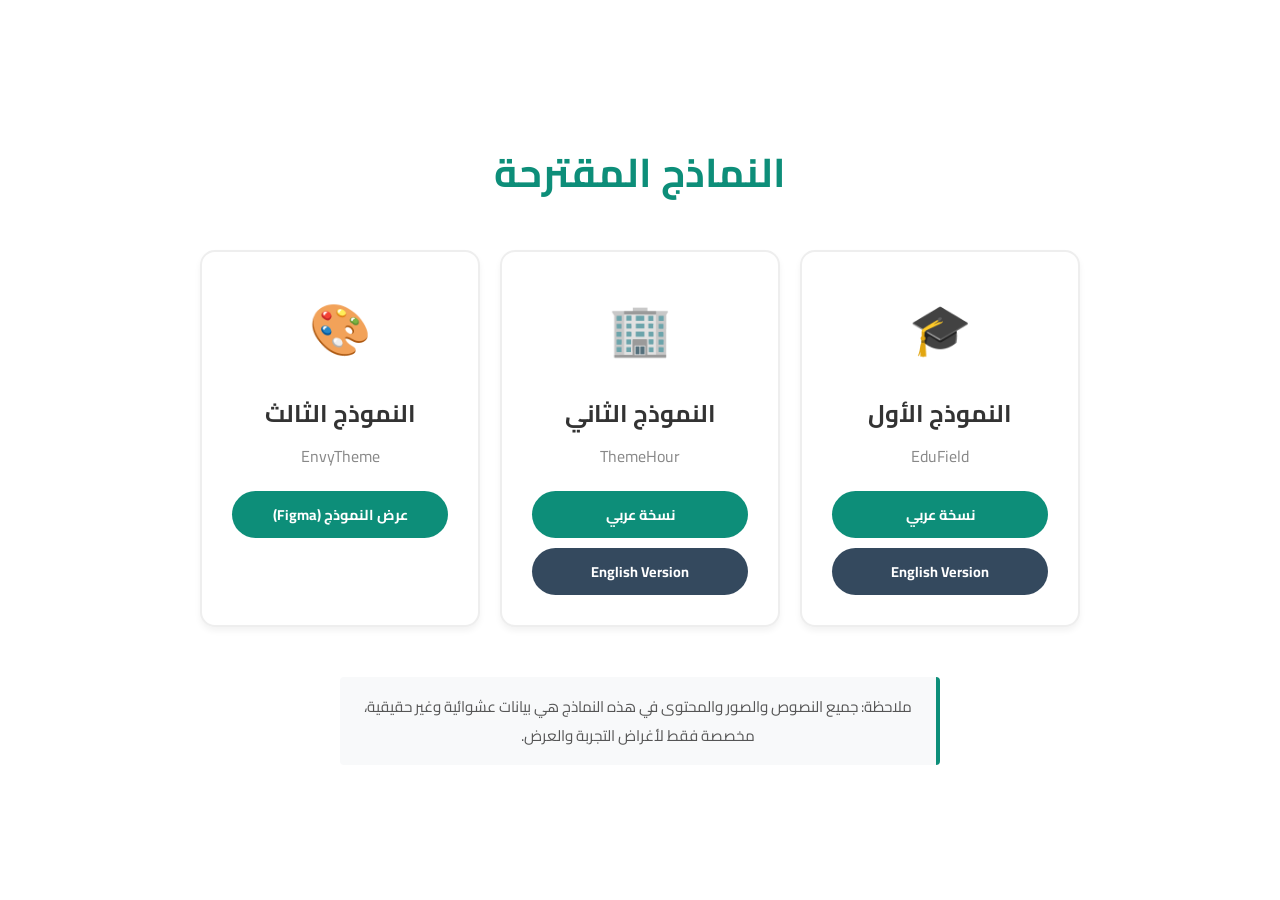
<file: index.html>
<!DOCTYPE html>
<html lang="ar" dir="rtl">

<head>
    <meta charset="UTF-8">
    <meta name="viewport" content="width=device-width, initial-scale=1.0">
    <title>النماذج المقترحة</title>
    <link href="https://fonts.googleapis.com/css2?family=Cairo:wght@400;700&display=swap" rel="stylesheet">
    <style>
        :root {
            --primary-color: #0D8E79;
            --bg-color: #ffffff;
            --text-color: #333333;
        }

        * {
            margin: 0;
            padding: 0;
            box-sizing: border-box;
            font-family: 'Cairo', sans-serif;
        }

        body {
            background-color: var(--bg-color);
            color: var(--text-color);
            display: flex;
            justify-content: center;
            align-items: center;
            min-height: 100vh;
            overflow: hidden;
        }




        .container {
            text-align: center;
            padding: 20px;
            max-width: 1200px;
            width: 100%;
        }

        h1 {
            color: var(--primary-color);
            margin-bottom: 40px;
            font-size: 2.5rem;
        }

        .buttons-wrapper {
            display: flex;
            gap: 20px;
            justify-content: center;
            flex-wrap: wrap;
        }

        .card {
            background: white;
            border: 2px solid #eee;
            border-radius: 15px;
            padding: 30px;
            width: 280px;
            transition: all 0.3s ease;
            text-decoration: none;
            color: inherit;
            display: flex;
            flex-direction: column;
            align-items: center;
            box-shadow: 0 4px 6px rgba(0, 0, 0, 0.05);
            position: relative;
        }

        .card:hover {
            border-color: var(--primary-color);
            transform: translateY(-5px);
            box-shadow: 0 10px 20px rgba(13, 142, 121, 0.1);
        }

        .card i {
            font-size: 3rem;
            color: var(--primary-color);
            margin-bottom: 20px;
        }

        .card h2 {
            font-size: 1.5rem;
            margin-bottom: 5px;
        }

        .card h4 {
            color: #888;
            margin-bottom: 20px;
            font-weight: normal;
        }

        .btn-wrapper {
            display: flex;
            flex-direction: column;
            gap: 10px;
            width: 100%;
        }

        .btn {
            background-color: var(--primary-color);
            color: white;
            padding: 10px 20px;
            border-radius: 25px;
            font-weight: bold;
            display: inline-block;
            transition: all 0.3s;
            text-decoration: none;
            font-size: 0.9rem;
        }

        .btn:hover {
            background-color: #0a7362;
            transform: scale(1.05);
        }

        .btn.secondary {
            background-color: #34495e;
        }

        .btn.secondary:hover {
            background-color: #2c3e50;
        }

        .disclaimer {
            margin-top: 50px;
            padding: 15px;
            background-color: #f8f9fa;
            border-right: 4px solid var(--primary-color);
            display: inline-block;
            max-width: 600px;
            font-size: 0.95rem;
            color: #555;
            border-radius: 4px;
        }

        /* Mobile Restriction */
        #mobile-warning {
            display: none;
            padding: 20px;
        }

        #mobile-warning h2 {
            color: #e74c3c;
            margin-bottom: 15px;
        }

        @media (max-width: 768px) {

            .buttons-wrapper,
            h1 {
                display: none;
            }

            #mobile-warning {
                display: block;
            }

            body {
                background-color: #f9f9f9;
            }
        }
    </style>
</head>

<body>

    <div class="container">
        <h1>النماذج المقترحة</h1>

        <div class="buttons-wrapper">
            <div class="card">
                <div style="font-size: 50px; margin-bottom: 15px;">🎓</div>
                <h2>النموذج الأول</h2>
                <h4>EduField</h4>
                <div class="btn-wrapper">
                    <a href="./EduField - Education/index.html" class="btn">نسخة عربي</a>
                    <a href="./EduField - Education/index-en.html" class="btn secondary">English Version</a>
                </div>
            </div>

            <div class="card">
                <div style="font-size: 50px; margin-bottom: 15px;">🏢</div>
                <h2>النموذج الثاني</h2>
                <h4>ThemeHour</h4>
                <div class="btn-wrapper">
                    <a href="./themehour/index.html" class="btn">نسخة عربي</a>
                    <a href="./themehour/index_en.html" class="btn secondary">English Version</a>
                </div>
            </div>

            <div class="card">
                <div style="font-size: 50px; margin-bottom: 15px;">🎨</div>
                <h2>النموذج الثالث</h2>
                <h4>EnvyTheme</h4>
                <div class="btn-wrapper">
                    <a href="https://www.figma.com/proto/iMvJT6n6WgbkLlRGZWeQSA/Untitled?node-id=1-796&t=ytzGZF4ZpCGRqyaM-1&scaling=min-zoom&content-scaling=fixed&page-id=0%3A1&starting-point-node-id=1%3A796"
                        target="_blank" class="btn">عرض النموذج (Figma)</a>
                </div>
            </div>
        </div>

        <div class="disclaimer">
            <p>ملاحظة: جميع النصوص والصور والمحتوى في هذه النماذج هي بيانات عشوائية وغير حقيقية، مخصصة فقط لأغراض
                التجربة والعرض.</p>
        </div>

        <div id="mobile-warning" class="container">
            <div style="font-size: 60px; margin-bottom: 20px;">💻</div>
            <h2>تنبيه: يجب استخدام الحاسوب</h2>
            <p>عذراً، هذه النماذج مصممة للعرض على أجهزة الحاسوب الشخصي (Desktop) فقط. يرجى فتح الرابط من خلال متصفح
                الحاسوب لمشاهدة النماذج بشكل صحيح.</p>
        </div>
    </div>

    <script>
        // Open all links in a new tab automatically
        document.querySelectorAll('a').forEach(link => {
            link.setAttribute('target', '_blank');
        });
    </script>
</body>

</html>
</file>
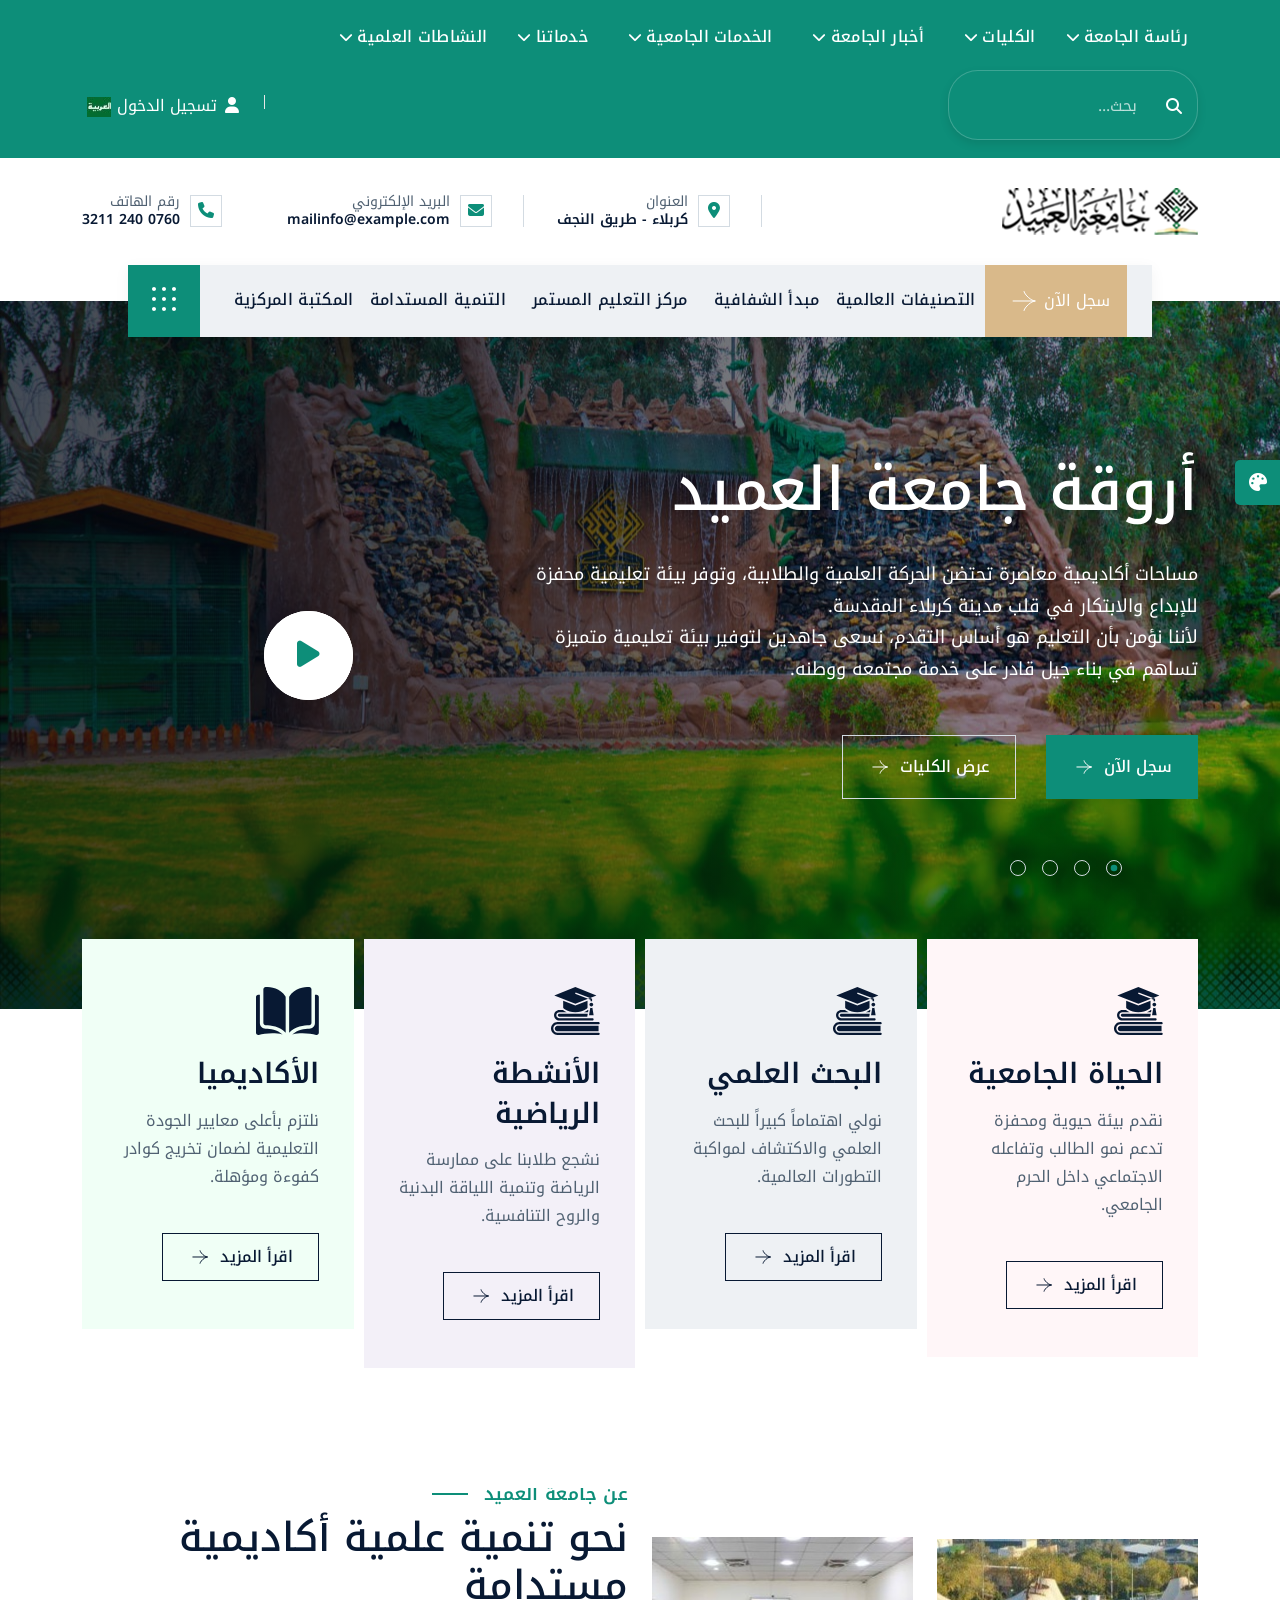
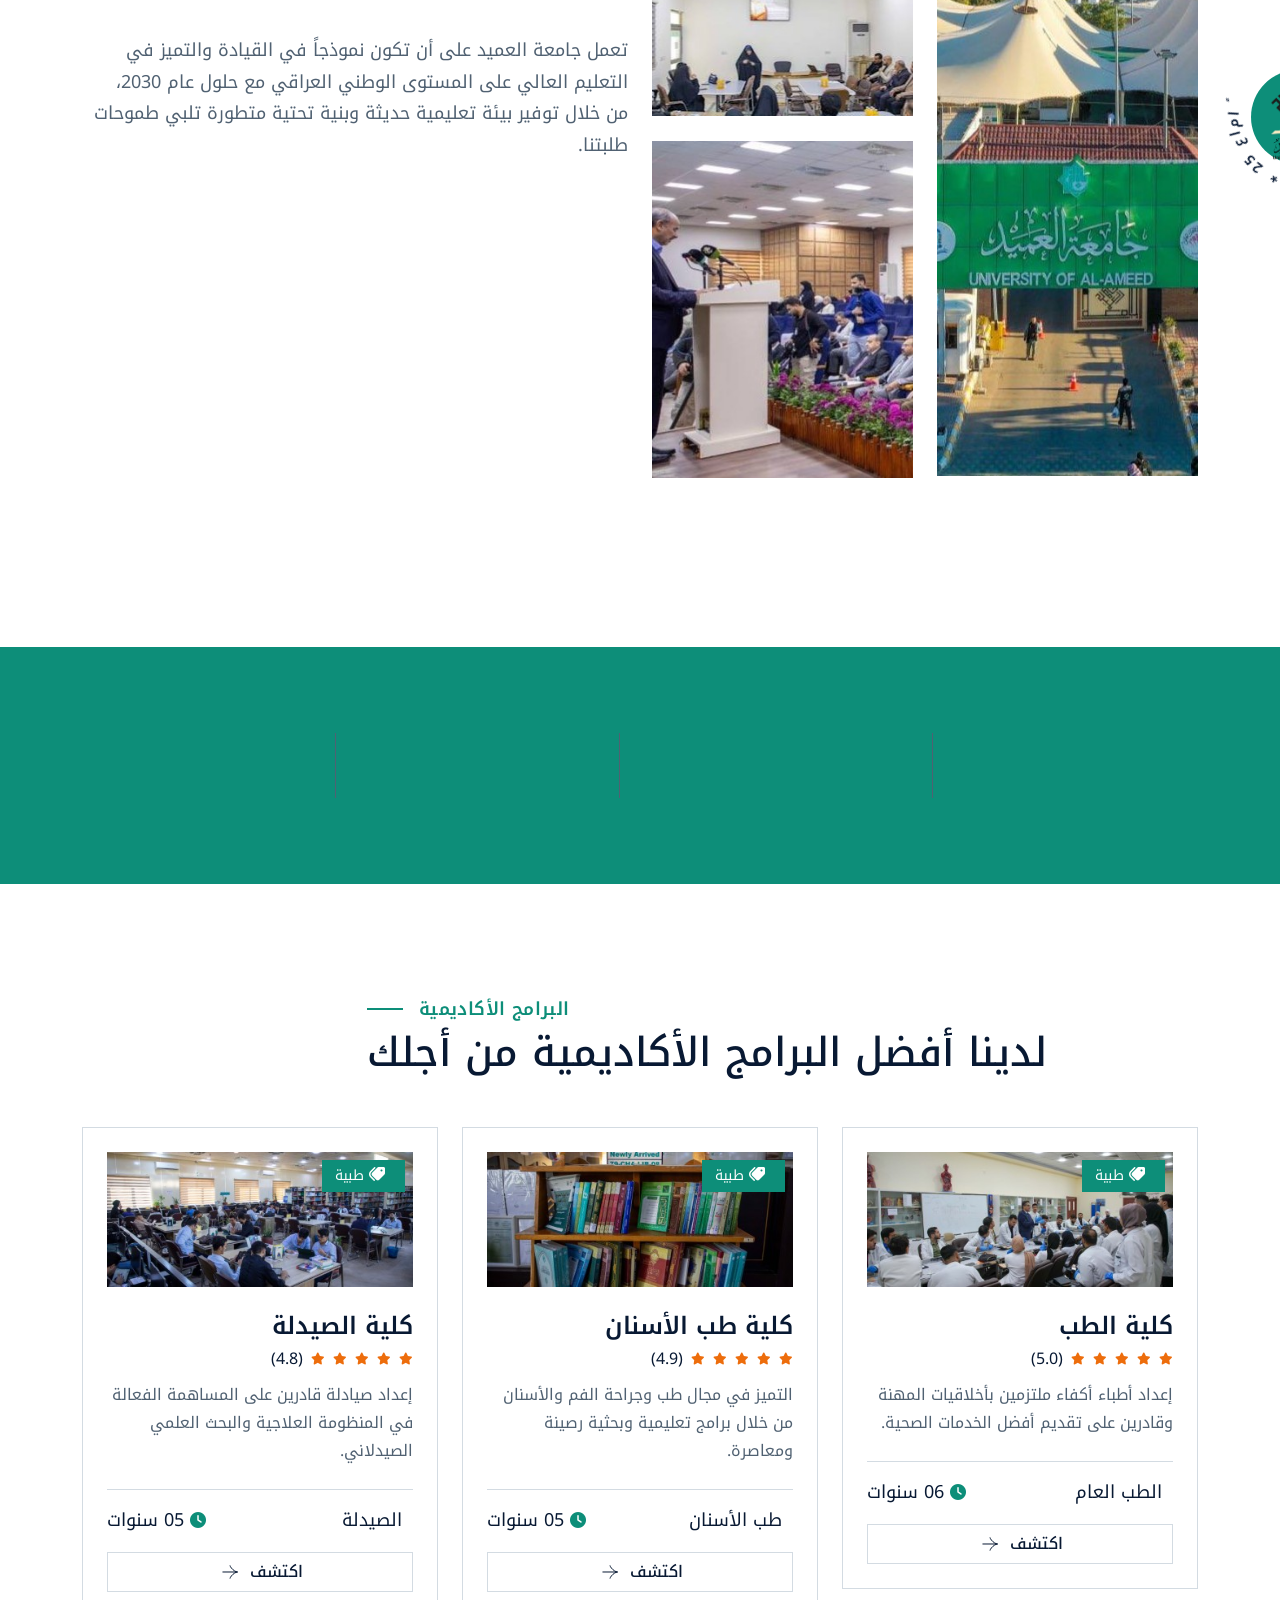
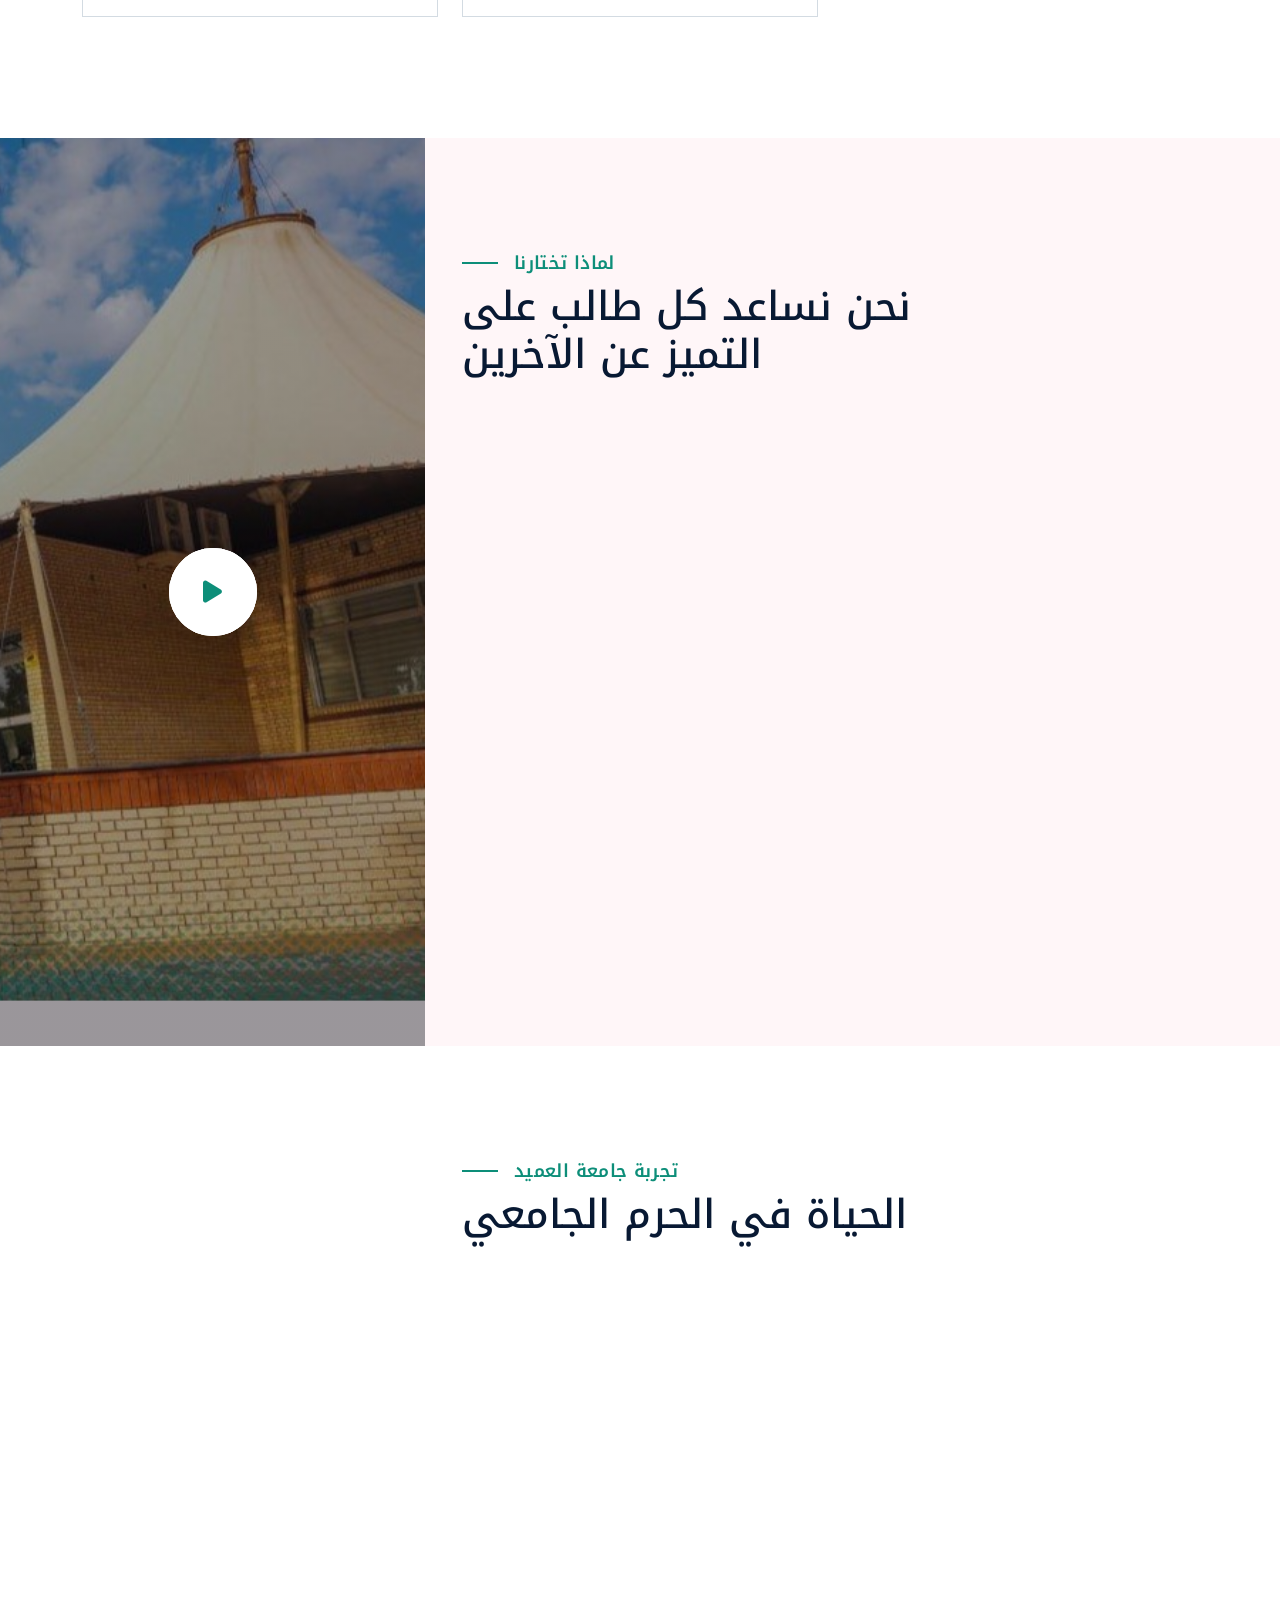
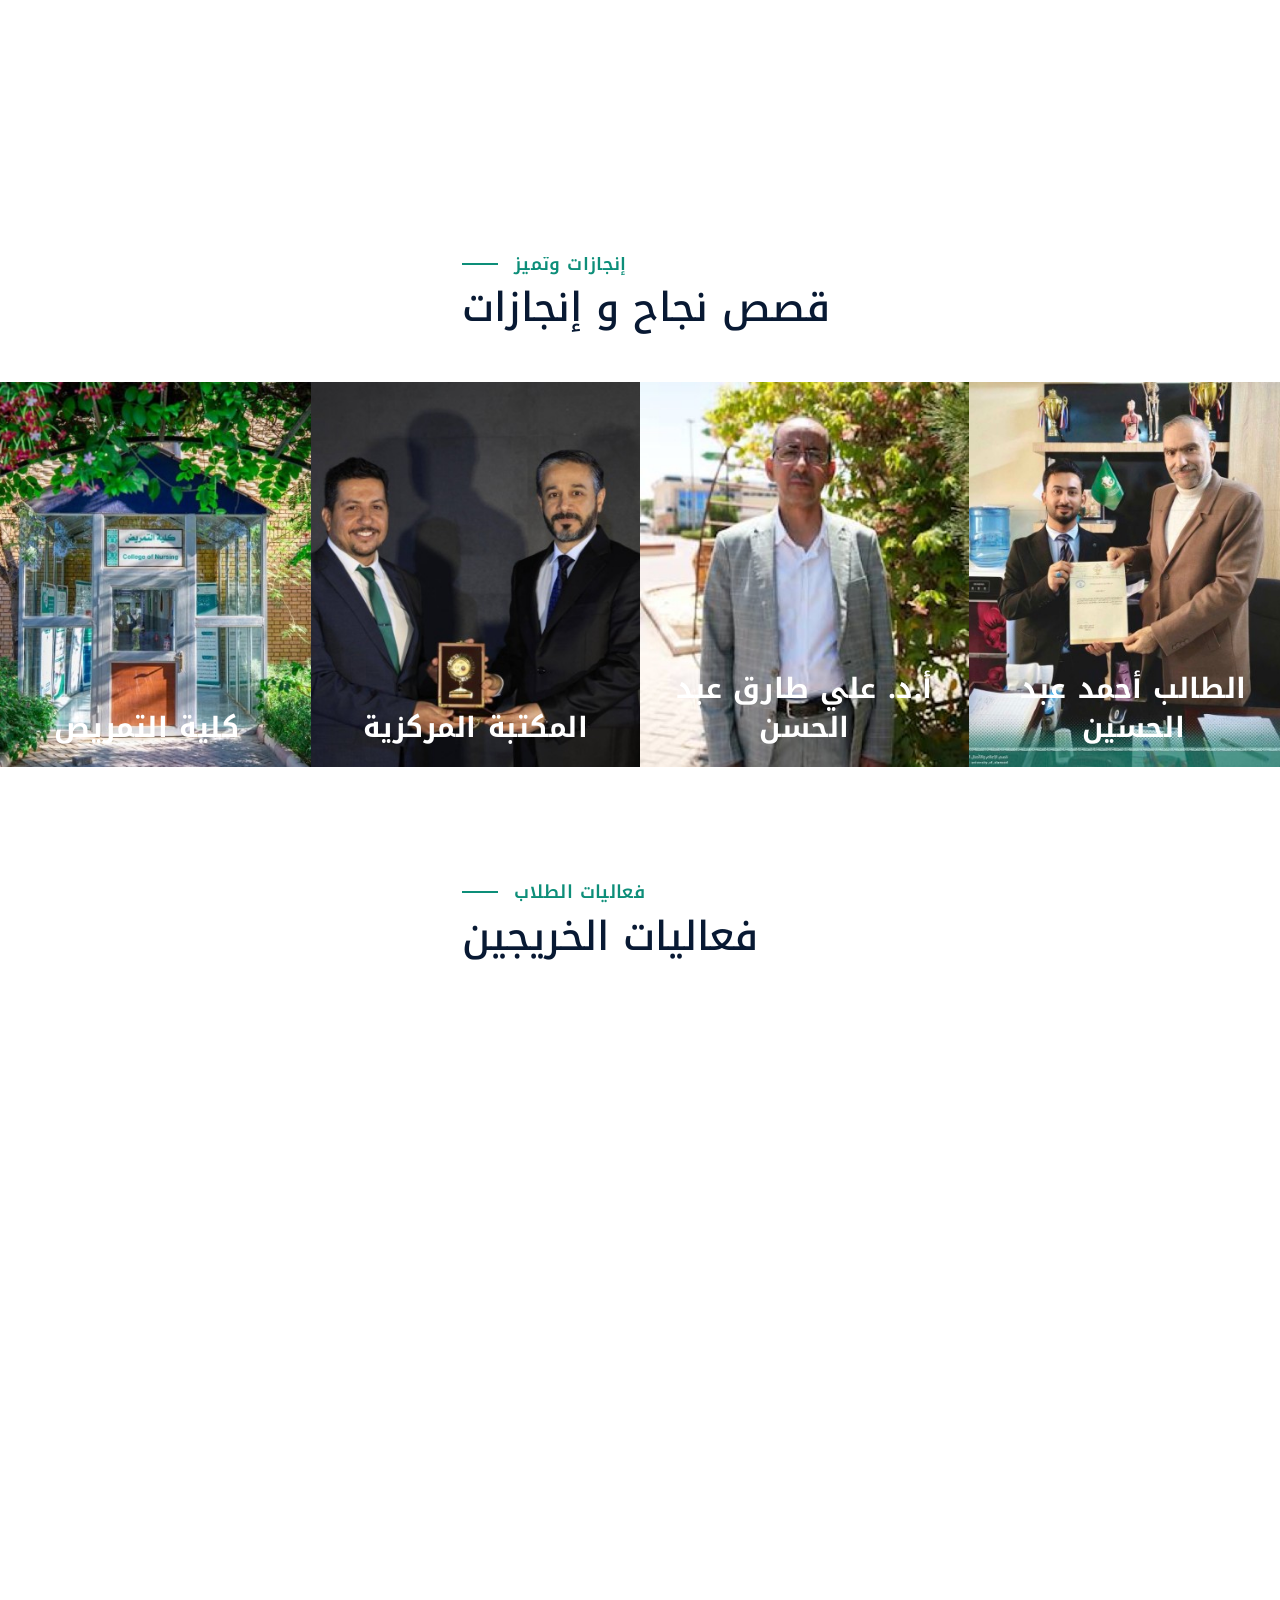
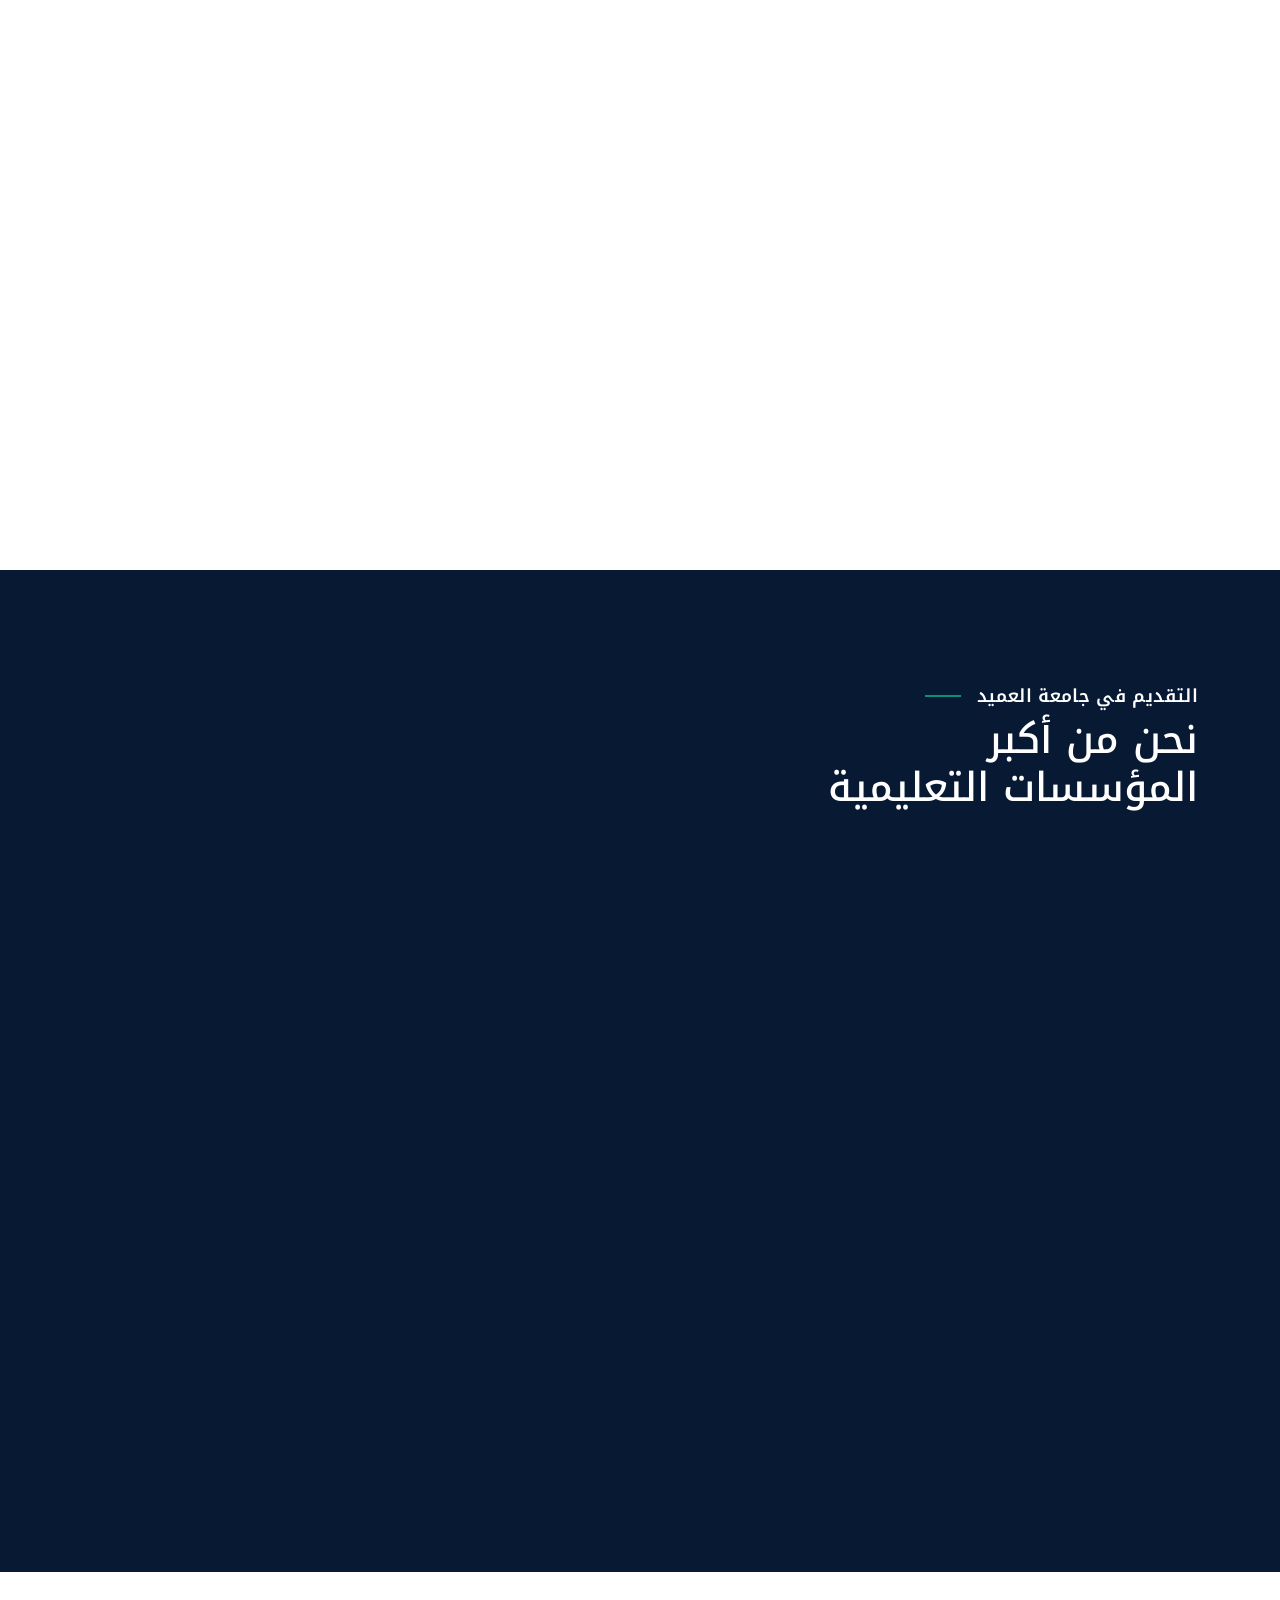
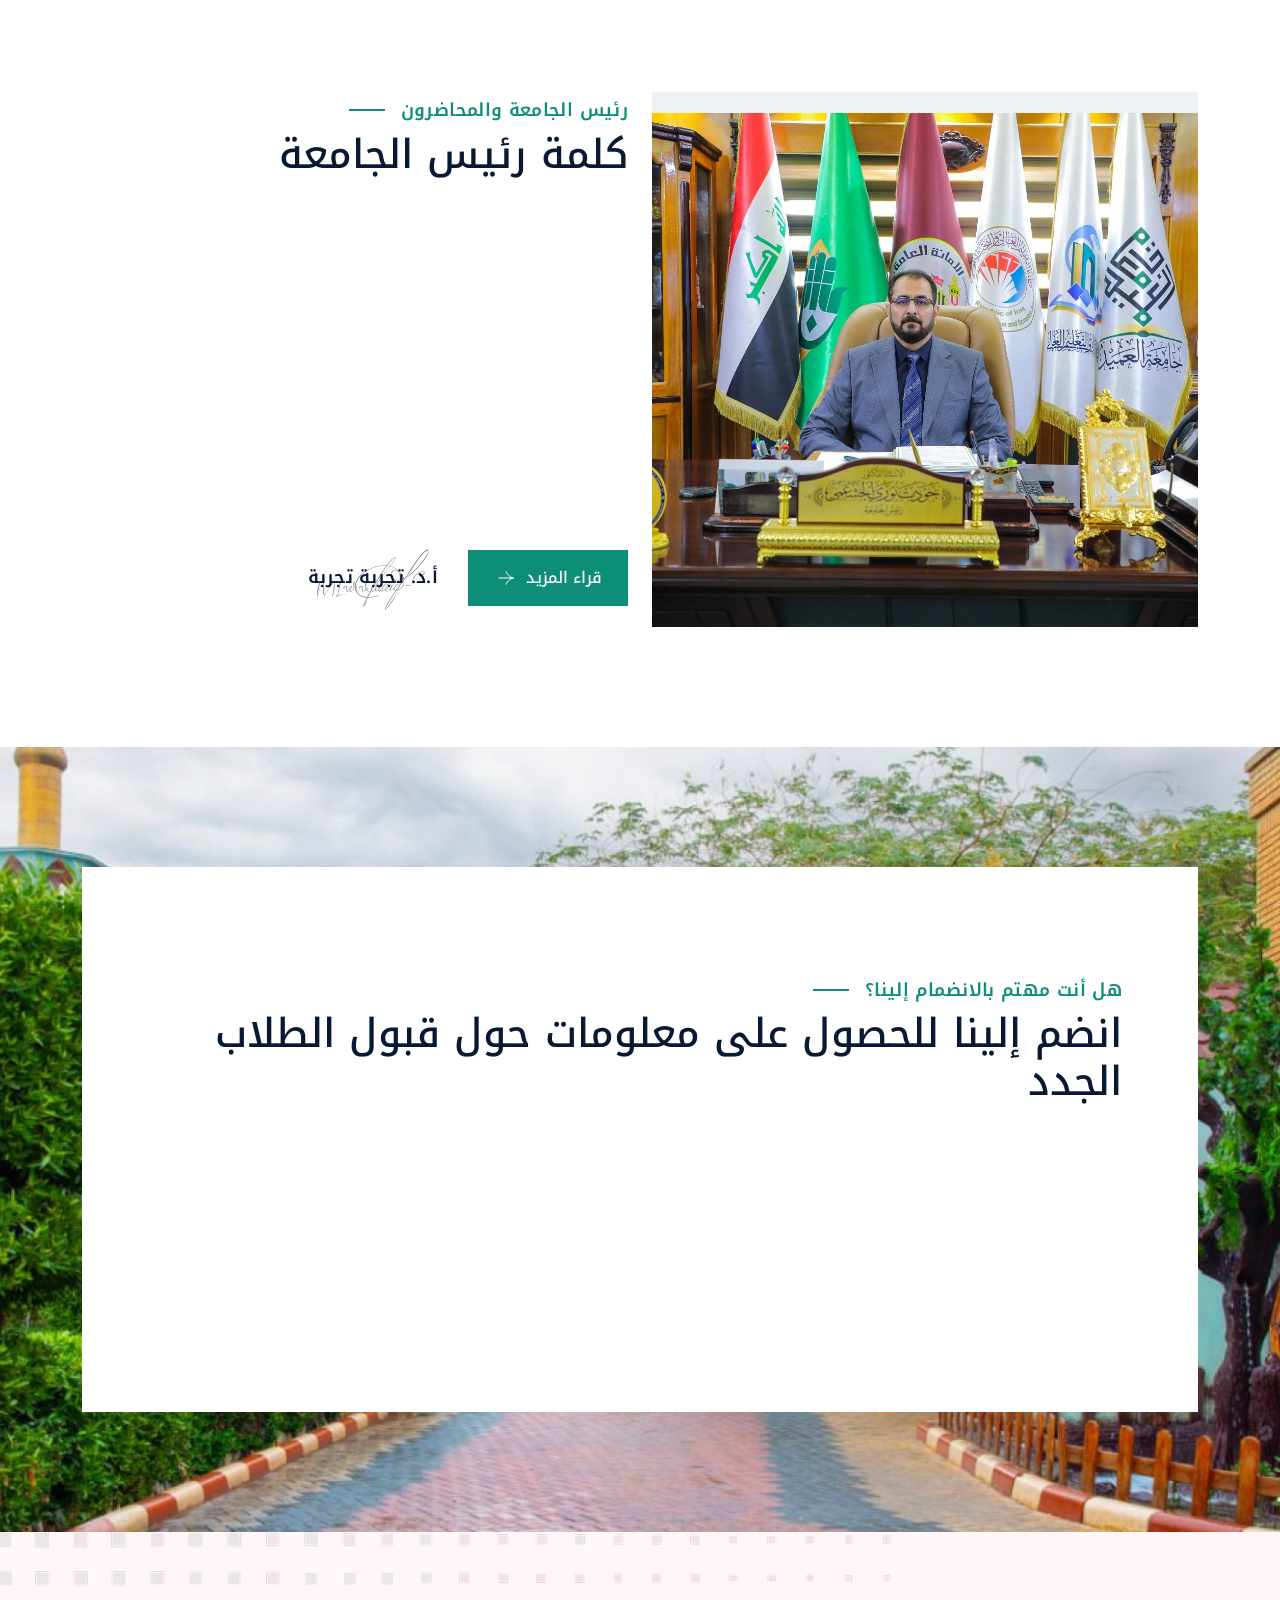
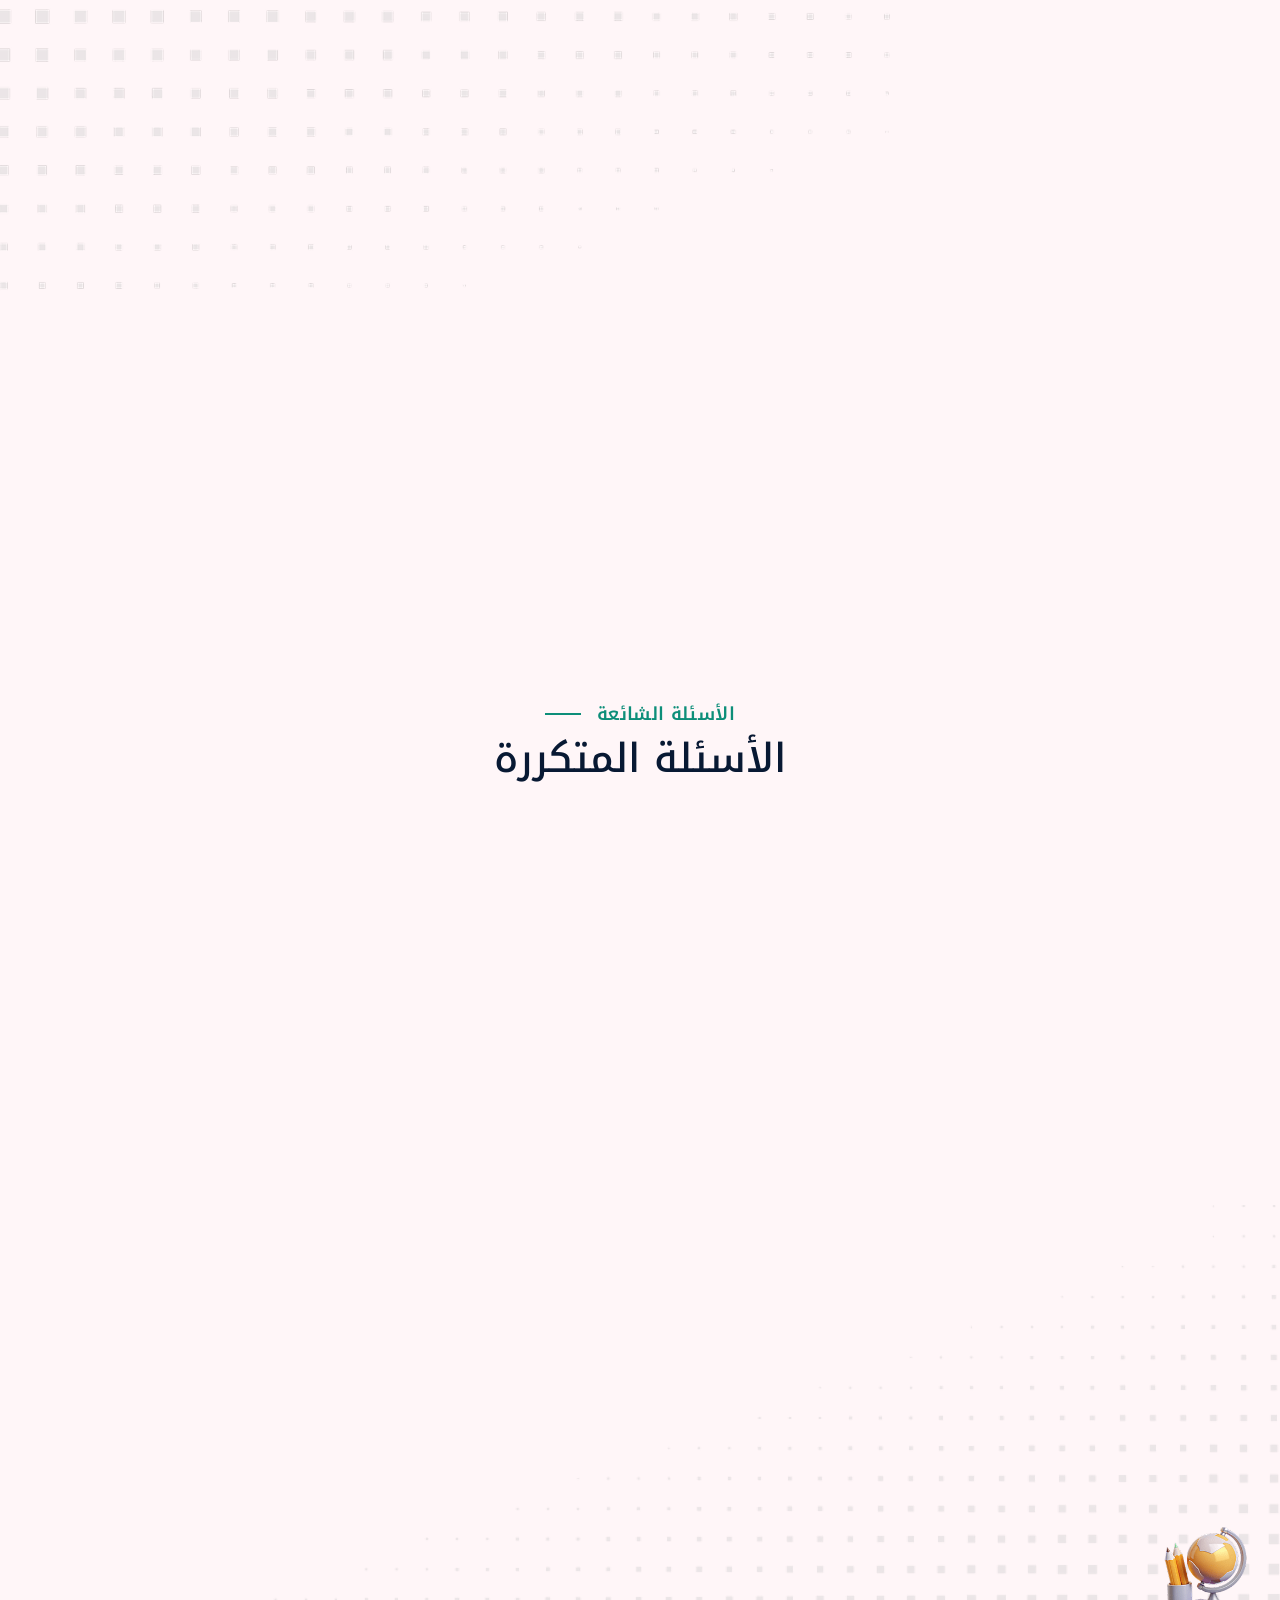
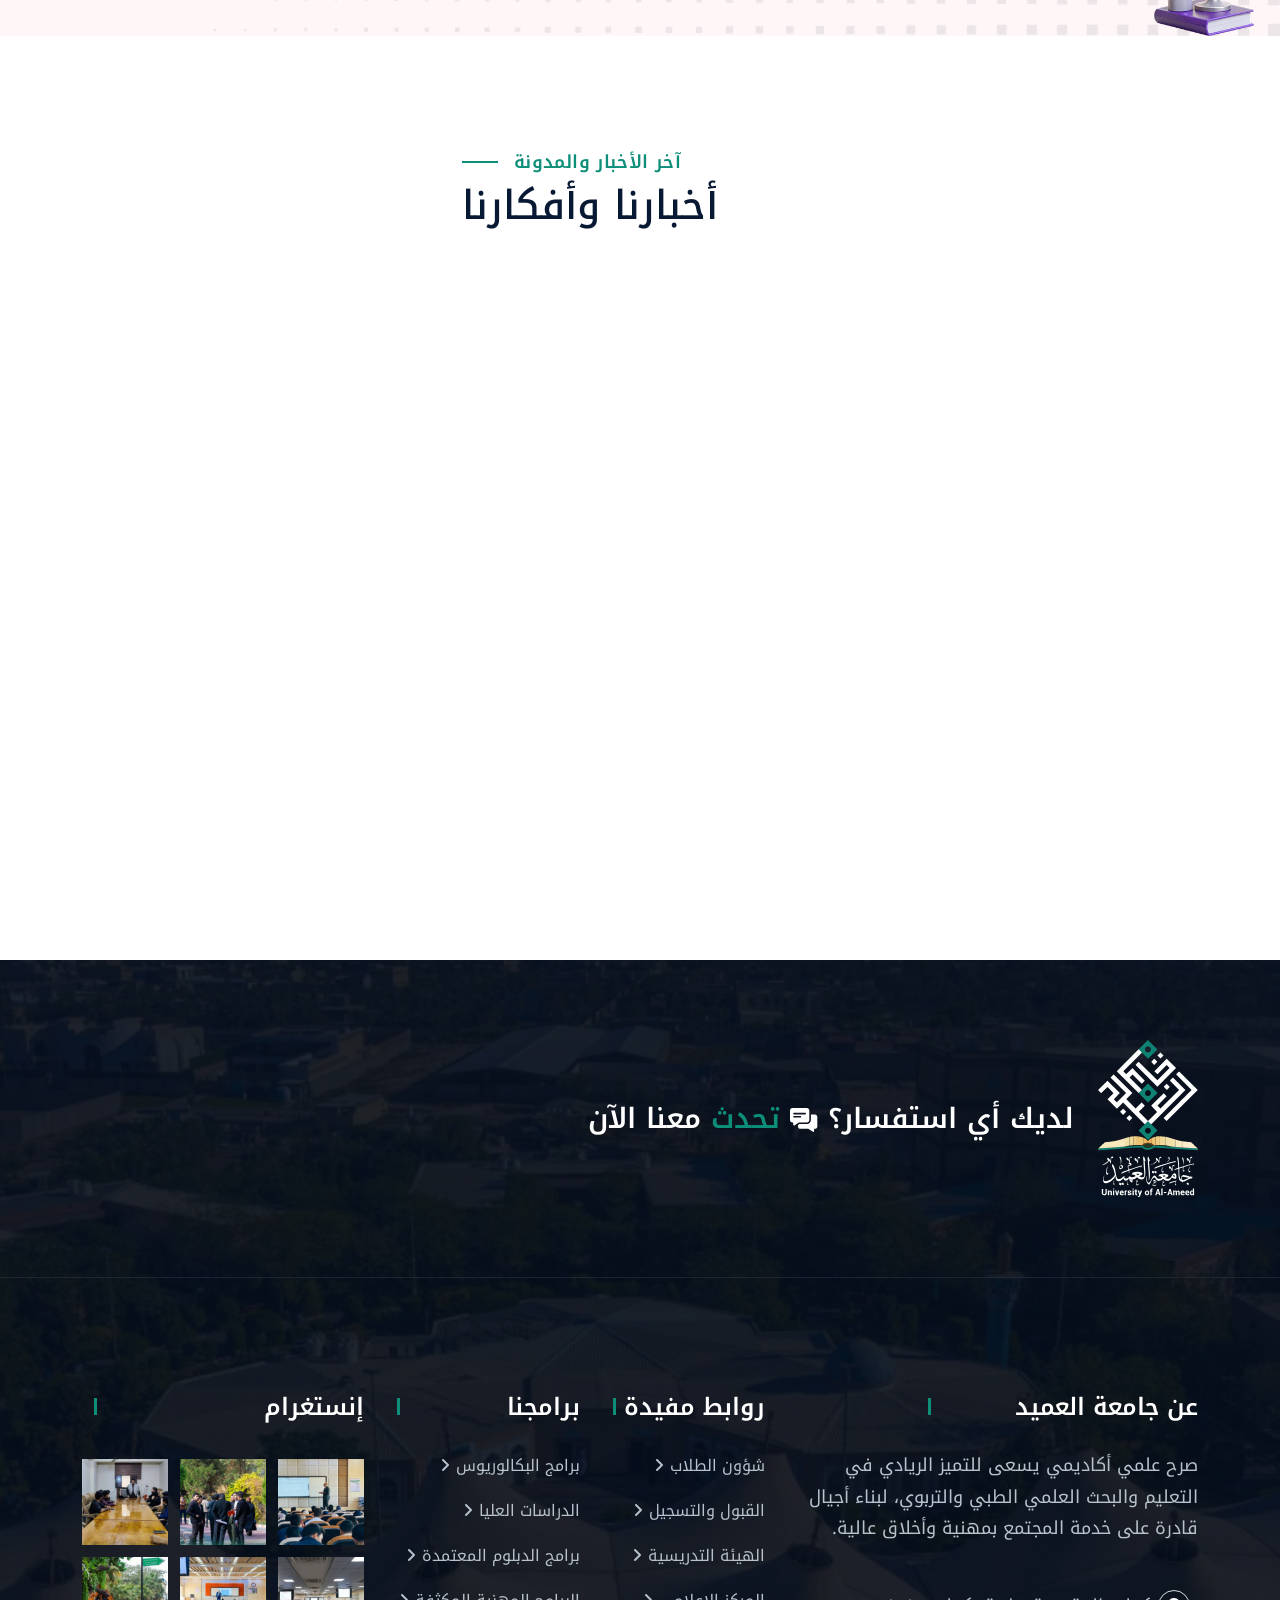
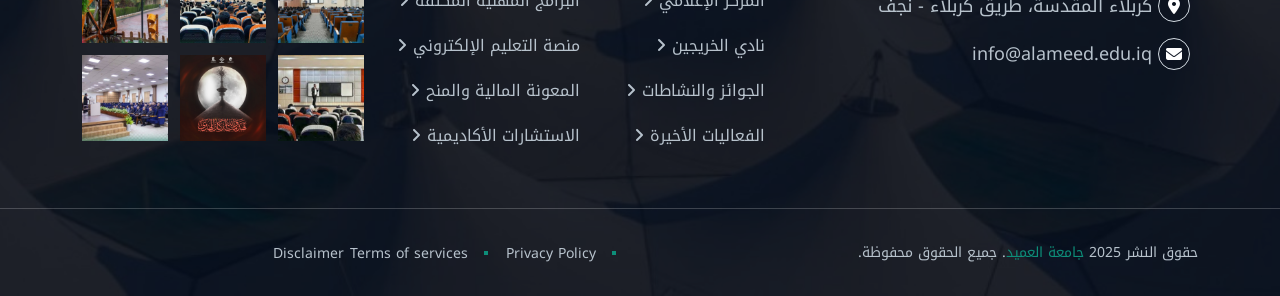
<file: themehour/index.html>
<!doctype html>
<html class="no-js" lang="ar" dir="rtl">

<head>
    <meta charset="utf-8">
    <meta http-equiv="x-ua-compatible" content="ie=edge">
    <title>جامعة العميد - Al-Ameed University</title>
    <meta name="author" content="Al-Ameed University">
    <meta name="description"
        content="جامعة العميد - صرح علمي أكاديمي يسعى لتحقيق الريادة والتميز في التعليم الطبي والصحي">
    <meta name="keywords" content="جامعة العميد, كربلاء, العراق, طب, صيدلة, تمريض, أسنان">
    <meta name="robots" content="INDEX,FOLLOW">
    <meta name="viewport" content="width=device-width,initial-scale=1,shrink-to-fit=no">
    <link rel="apple-touch-icon" sizes="57x57" href="assets/img/favicons/apple-icon-57x57.png">
    <link rel="apple-touch-icon" sizes="60x60" href="assets/img/favicons/apple-icon-60x60.png">
    <link rel="apple-touch-icon" sizes="72x72" href="assets/img/favicons/apple-icon-72x72.png">
    <link rel="apple-touch-icon" sizes="76x76" href="assets/img/favicons/apple-icon-76x76.png">
    <link rel="apple-touch-icon" sizes="114x114" href="assets/img/favicons/apple-icon-114x114.png">
    <link rel="apple-touch-icon" sizes="120x120" href="assets/img/favicons/apple-icon-120x120.png">
    <link rel="apple-touch-icon" sizes="144x144" href="assets/img/favicons/apple-icon-144x144.png">
    <link rel="apple-touch-icon" sizes="152x152" href="assets/img/favicons/apple-icon-152x152.png">
    <link rel="apple-touch-icon" sizes="180x180" href="assets/img/favicons/apple-icon-180x180.png">
    <link rel="icon" type="image/png" sizes="192x192" href="assets/img/favicons/android-icon-192x192.png">
    <link rel="icon" type="image/png" sizes="32x32" href="assets/img/favicons/favicon-32x32.png">
    <link rel="icon" type="image/png" sizes="96x96" href="assets/img/favicons/favicon-96x96.png">
    <link rel="icon" type="image/png" sizes="16x16" href="assets/img/favicons/favicon-16x16.png">
    <link rel="manifest" href="assets/img/favicons/manifest.json">
    <meta name="msapplication-TileColor" content="#ffffff">
    <meta name="msapplication-TileImage" content="assets/img/favicons/ms-icon-144x144.png">
    <meta name="theme-color" content="#ffffff">
    <link rel="preconnect" href="https://fonts.googleapis.com">
    <link rel="preconnect" href="https://fonts.gstatic.com" crossorigin>
    <link
        href="https://fonts.googleapis.com/css2?family=Playfair+Display:ital,wght@0,400..900;1,400..900&family=Plus+Jakarta+Sans:ital,wght@0,200..800;1,200..800&family=Urbanist:ital,wght@0,100..900;1,100..900&display=swap"
        rel="stylesheet">
    <link rel="stylesheet" href="assets/css/bootstrap.min.css">
    <!-- Font Awesome 6 Pro CDN -->
    <link rel="stylesheet" href="https://cdnjs.cloudflare.com/ajax/libs/font-awesome/6.4.0/css/all.min.css">
    <!-- <link rel="stylesheet" href="assets/css/fontawesome.min.css"> -->
    <link rel="stylesheet" href="assets/css/magnific-popup.min.css">
    <link rel="stylesheet" href="assets/css/swiper-bundle.min.css">
    <link rel="stylesheet" href="assets/css/style.css">
</head>

<body>
    <div class="color-scheme-wrap active"><button class="switchIcon"><i class="fa-solid fa-palette"></i></button>
        <h3 class="color-scheme-wrap-title text-center">Color Switcher</h3>
        <div class="color-switch-btns"><button data-color="#FF4F38"><i class="fa-solid fa-droplet"></i></button> <button
                data-color="#3282FB"><i class="fa-solid fa-droplet"></i></button> <button data-color="#563BFB"><i
                    class="fa-solid fa-droplet"></i></button> <button data-color="#27AE60"><i
                    class="fa-solid fa-droplet"></i></button> <button data-color="#FF7E02"><i
                    class="fa-solid fa-droplet"></i></button></div>
    </div>
    <div class="preloader"><button class="th-btn preloaderCls">الغاء</button>
        <div class="preloader-inner"><img src="assets/img/logo.png" alt="جامعة العميد" class="preloader-logo"></div>
    </div>
    <div class="sidemenu-wrapper">
        <div class="sidemenu-content"><button class="closeButton sideMenuCls"><i class="fa-solid fa-xmark"></i></button>
            <div class="widget footer-widget">
                <div class="th-widget-about">
                    <div class="about-logo"><a href="index.html"><img src="assets/img/logo2.svg" alt="Stadum"></a></div>
                    <p class="about-text">منذ عام 1999، عندما تبنى فريق جامعة العميد تفويضه لبث حياة جديدة في المجال
                        الأكاديمي، كان تحول الجامعة مذهلاً بكل المقاييس. </p>
                    <div class="footer-info"><a href="#"><span class="footer-info-icon"><i
                                    class="fa-solid fa-location-dot"></i></span> كربلاء المقدسة، طريق النجف - كربلاء
                        </a><a href="mailto:infomail@example.com"><span class="footer-info-icon"><i
                                    class="fa-solid fa-envelope"></i></span> infomail@example.com</a></div>
                </div>
            </div>
            <div class="widget footer-widget">
                <h3 class="widget_title">أحدث المقالات</h3>
                <div class="recent-post-wrap">
                    <div class="recent-post">
                        <div class="media-img"><a href="blog-details.html"><img
                                    src="assets/img/blog/recent-post-1-1.jpg" alt="Blog Image"></a></div>
                        <div class="media-body">
                            <h4 class="post-title"><a class="text-inherit" href="blog-details.html">رواد في آفاق أعضاء
                                    هيئة التدريس</a></h4>
                            <div class="recent-post-meta"><a href="blog.html"><i
                                        class="far fa-calendar"></i>26/6/2025</a></div>
                        </div>
                    </div>
                    <div class="recent-post">
                        <div class="media-img"><a href="blog-details.html"><img
                                    src="assets/img/blog/recent-post-1-2.jpg" alt="Blog Image"></a></div>
                        <div class="media-body">
                            <h4 class="post-title"><a class="text-inherit" href="blog-details.html">التركيز على
                                    المستقبل: الاستعداد للغد</a></h4>
                            <div class="recent-post-meta"><a href="blog.html"><i
                                        class="far fa-calendar"></i>24/6/2025</a></div>
                        </div>
                    </div>
                    <div class="recent-post">
                        <div class="media-img"><a href="blog-details.html"><img
                                    src="assets/img/blog/recent-post-1-3.jpg" alt="Blog Image"></a></div>
                        <div class="media-body">
                            <h4 class="post-title"><a class="text-inherit" href="blog-details.html">المبادرة الخضراء:
                                    الاستدامة في العمل</a></h4>
                            <div class="recent-post-meta"><a href="blog.html"><i
                                        class="far fa-calendar"></i>24/6/2025</a></div>
                        </div>
                    </div>
                </div>
            </div>
            <div class="widget footer-widget">
                <h3 class="widget_title">الوسوم الشائعة</h3>
                <div class="th-social"><a href="https://facebook.com"><i class="fab fa-facebook-f"></i></a> <a
                        href="https://twitter.com"><i class="fab fa-twitter"></i></a> <a href="https://pinterest.com"><i
                            class="fab fa-pinterest-p"></i></a> <a href="https://linkedin.com"><i
                            class="fab fa-linkedin-in"></i></a> <a href="https://linkedin.com"><i
                            class="fab fa-instagram"></i></a></div>
            </div>
        </div>
    </div>
    <div class="popup-search-box"><button class="searchClose"><i class="fa-solid fa-xmark"></i></button>
        <form action="#"><input type="text" placeholder="ما الذي تبحث عنه؟"> <button type="submit"><i
                    class="fa-solid fa-magnifying-glass"></i></button></form>
    </div>
    <div class="th-menu-wrapper">
        <div class="th-menu-area text-center"><button class="th-menu-toggle"><i class="fa-solid fa-xmark"></i></button>
            <div class="mobile-logo"><a href="index.html"><img src="assets/img/logo.png" alt="Stadum"></a>
            </div>
            <div class="th-mobile-menu">
                <ul>
                    <li class="menu-item-has-children"><a href="index.html">الرئيسية</a>
                        <ul class="sub-menu">
                            <li><a href="index.html">رئيسية الجامعة</a></li>
                            <li><a href="home-admission.html">رئيسية القبول</a></li>
                            <li><a href="home-courses.html">رئيسية الدورات</a></li>
                        </ul>
                    </li>
                    <li><a href="about.html">عن الجامعة</a></li>
                    <li class="menu-item-has-children"><a href="#">البرامج الأكاديمية</a>
                        <ul class="sub-menu">
                            <li><a href="program.html">البرامج نمط 1</a></li>
                            <li><a href="program-2.html">البرامج نمط 2</a></li>
                            <li><a href="program-details.html">تفاصيل البرنامج</a></li>
                            <li><a href="program-details-sidebar.html">تفاصيل البرنامج مع شريط جانبي</a></li>
                        </ul>
                    </li>
                    <li class="menu-item-has-children"><a href="#">الصفحات</a>
                        <ul class="sub-menu">
                            <li class="menu-item-has-children"><a href="#">المتجر</a>
                                <ul class="sub-menu">
                                    <li><a href="shop.html">المتجر</a></li>
                                    <li><a href="shop-details.html">تفاصيل المنتج</a></li>
                                    <li><a href="cart.html">سلة التسوق</a></li>
                                    <li><a href="checkout.html">الدفع</a></li>
                                    <li><a href="wishlist.html">قائمة الأمنيات</a></li>
                                </ul>
                            </li>
                            <li class="menu-item-has-children"><a href="#">الكليات</a>
                                <ul class="sub-menu">
                                    <li><a href="#">كلية الطب</a></li>
                                    <li><a href="#">كلية طب الأسنان</a></li>
                                    <li><a href="#">كلية الصيدلة</a></li>
                                    <li><a href="#">كلية التقنيات الصحية والطبية</a>
                                        <ul class="sub-menu">
                                            <li><a href="#">قسم تقنيات عناية القلب</a></li>
                                            <li><a href="#">قسم تقنيات طب الطوارئ</a></li>
                                        </ul>
                                    </li>
                                    <li><a href="#">كلية التمريض</a></li>
                                    <li><a href="#">كلية التربية الأساسية للبنات</a>
                                        <ul class="sub-menu">
                                            <li><a href="#">قسم اللغة الانكليزية</a></li>
                                            <li><a href="#">قسم اللغة العربية</a></li>
                                            <li><a href="#">قسم رياض الأطفال</a></li>
                                        </ul>
                                    </li>
                                </ul>
                            </li>
                            <li><a href="alumni.html">صفحة الخريجين</a></li>
                            <li class="menu-item-has-children"><a href="#">الأبحاث</a>
                                <ul class="sub-menu">
                                    <li><a href="research.html">الأبحاث</a></li>
                                    <li><a href="research-details.html">تفاصيل البحث</a></li>
                                </ul>
                            </li>
                            <li class="menu-item-has-children"><a href="#">التدريس</a>
                                <ul class="sub-menu">
                                    <li><a href="teacher.html">المدرسون</a></li>
                                    <li><a href="teacher-details.html">تفاصيل المدرس</a></li>
                                </ul>
                            </li>
                            <li><a href="campus.html">الحياة الجامعية</a></li>
                            <li><a href="pricing.html">خطط الأسعار</a></li>
                            <li><a href="faq.html">الأسئلة الشائعة</a></li>
                            <li><a href="error.html">صفحة الخطأ</a></li>
                        </ul>
                    </li>
                    <li class="menu-item-has-children"><a href="#">الفعاليات</a>
                        <ul class="sub-menu">
                            <li><a href="event.html">صفحة الفعاليات</a></li>
                            <li><a href="event-details.html">تفاصيل الفعالية</a></li>
                        </ul>
                    </li>
                    <li class="menu-item-has-children"><a href="#">المدونة</a>
                        <ul class="sub-menu">
                            <li><a href="blog.html">المدونة</a></li>
                            <li><a href="blog-details.html">تفاصيل المقال</a></li>
                            <li><a href="blog-details-sidebar.html">المقال مع شريط جانبي</a></li>
                        </ul>
                    </li>
                    <li><a href="contact.html">اتصل بنا</a></li>
                </ul>
            </div>
        </div>
    </div>
    <header class="th-header header-layout1">
        <div class="header-top">
            <div class="container th-container4">
                <div class="row justify-content-center justify-content-lg-between align-items-center gy-2">
                    <div class="col-auto d-none d-lg-block">
                        <div class="header-links">
                            <nav class="main-menu top-main-menu">
                                <ul class="header-left-wrap">
                                    <li class="menu-item-has-children"><a href="#" style="color: white;">رئاسة
                                            الجامعة</a>
                                        <ul class="sub-menu">
                                            <li><a href="/كلمة-السيد-رئيس-الجامعة">رئيس الجامعة</a></li>
                                            <li><a href="/كلمة-المساعد-العلمي">المساعد العلمي</a></li>
                                            <li><a href="/كلمة-المساعد-الاداري">المساعد الاداري</a></li>
                                            <li><a href="/مجلس-الجامعة">مجلس الجامعة</a></li>
                                            <li><a href="/هيكلية-الجامعة">هيكلية الجامعة</a></li>
                                            <li><a href="/أقسام-الجامعة">أقسام الجامعة</a></li>
                                            <li><a href="/المكتبة-المصورة">المكتبة المصورة</a></li>
                                        </ul>
                                    </li>
                                    <li class="menu-item-has-children"><a href="#" style="color: white;">الكليات</a>
                                        <ul class="sub-menu">
                                            <li><a href="/كلية-الطب">كلية الطب</a></li>
                                            <li><a href="/كلية-طب-الأسنان">كلية طب الأسنان</a></li>
                                            <li><a href="/كلية-الصيدلة">كلية الصيدلة</a></li>
                                            <li><a href="/كلية-التمريض">كلية التمريض</a></li>
                                            <li><a href="/تحت-الأنشاء">كلية التقنيات الصحية والطبية</a></li>
                                            <li><a href="/كلية-التربية-الاساسية-للبنات">كلية التربية الاساسية للبنات</a>
                                            </li>
                                        </ul>
                                    </li>
                                    <li class="menu-item-has-children"><a href="#" style="color: white;">أخبار
                                            الجامعة</a>
                                        <ul class="sub-menu">
                                            <li><a href="/أخبار-الجامعة">الأخبار</a></li>
                                            <li><a href="/الاعلانات">الإعلانات</a></li>
                                        </ul>
                                    </li>
                                    <li class="menu-item-has-children"><a href="#" style="color: white;">الخدمات
                                            الجامعية</a>
                                        <ul class="sub-menu">
                                            <li><a href="/مختبر-العميد-المركزي">مختبر العميد المركزي</a></li>
                                            <li><a href="/تسجيل-الطلبة-الأجانب">تسجيل الطلبة الأجانب</a></li>
                                            <li><a href="/متابعة-تسجيل-الطلبة-الأجانب">متابعة طلب التسجيل الطلبة
                                                    الاجانب</a></li>
                                            <li><a href="/متابعة-طلبات-التعيين">متابعة طلبات التعيين</a></li>
                                            <li><a href="https://lms.alameed.edu.iq" target="_blank">التعليم
                                                    الالكتروني</a></li>
                                            <li><a href="/المستندات-الجامعية">المستندات الجامعية</a></li>
                                        </ul>
                                    </li>
                                    <li class="menu-item-has-children"><a href="#" style="color: white;">خدماتنا</a>
                                        <ul class="sub-menu">
                                            <li><a href="/من-نحن">من نحن</a></li>
                                            <li><a href="/اتصل-بنا">اتصل بنا</a></li>
                                            <li><a href="/صندوق-الشكاوى-والمقترحات">صندوق الشكاوى والمقترحات</a></li>
                                            <li><a href="//vr.alameed.edu.iq" target="_blank">الجولة الافتراضية</a></li>
                                        </ul>
                                    </li>
                                    <li class="menu-item-has-children"><a href="#" style="color: white;">النشاطات
                                            العلمية</a>
                                        <ul class="sub-menu">
                                            <li><a href="//ajmrhs.alameed.edu.iq" target="_blank">مجلة العميد</a></li>
                                            <li><a href="https://tasleem.alameedcenter.iq" target="_blank">مجلة
                                                    تسليم</a></li>
                                            <li><a href="/النشاطات-العلمية">البحوث</a></li>
                                        </ul>
                                    </li>
                                </ul>
                            </nav>
                        </div>
                    </div>
                    <div class="col-auto ms-lg-auto">
                        <div class="header-button">
                            <form class="search-form"><input type="text" placeholder="بحث..."> <button type="submit"><i
                                        class="fa-solid fa-magnifying-glass"></i></button></form>
                        </div>
                    </div>
                    <div class="col-auto">
                        <div class="header-links">
                            <ul class="header-right-wrap">
                                <li><i class="fa-solid fa-user ps-2"></i><a href="#login-form"
                                        class="popup-content">تسجيل
                                        الدخول</a></li>
                                <li>
                                    <div class="dropdown-link"><a class="dropdown-toggle" href="#" role="button"
                                            id="dropdownMenuLink2" data-bs-toggle="dropdown" aria-expanded="false"><img
                                                src="assets/img/icon/langs.jpeg" alt=""></a>

                                    </div>
                                </li>
                            </ul>
                        </div>
                    </div>
                </div>
            </div>
        </div>
        <div class="header-info d-none d-sm-block">
            <div class="container th-container2">
                <div class="row justify-content-between align-items-center">
                    <div class="col-auto">
                        <div class="header-logo"><a href="index.html"><img src="assets/img/logo.png" alt="Stadum"></a>
                        </div>
                    </div>
                    <div class="col-auto">
                        <div class="header-info-right">
                            <div class="header-info-item">
                                <div class="header-info-icon"><i class="fa-solid fa-location-dot"></i></div>
                                <div class="header-info-content"><span class="header-info-text">العنوان</span>
                                    <h3 class="header-info-title"><a href="#">كربلاء - طريق النجف</a></h3>
                                </div>
                            </div>
                            <div class="header-info-item">
                                <div class="header-info-icon"><i class="fa-solid fa-envelope"></i></div>
                                <div class="header-info-content"><span class="header-info-text">البريد الإلكتروني</span>
                                    <h3 class="header-info-title"><a
                                            href="tel:mailinfo@example.com">mailinfo@example.com</a></h3>
                                </div>
                            </div>
                            <div class="header-info-item">
                                <div class="header-info-icon"><i class="fa-solid fa-phone"></i></div>
                                <div class="header-info-content"><span class="header-info-text">رقم الهاتف</span>
                                    <h3 class="header-info-title"><a href="tel:+9647602403211">0760 240 3211</a>
                                    </h3>
                                </div>
                            </div>
                        </div>
                    </div>
                </div>
            </div>
        </div>
        <div class="sticky-wrapper">
            <div class="menu-area">
                <div class="container th-container2">
                    <div class="menu-wrapp">
                        <div class="row align-items-start justify-content-between">
                            <div class="col-auto">
                                <div class="header-left d-flex">
                                    <div class="header-button d-none d-sm-block"><a href="contact.html"
                                            class="th-btn">سجل الآن <img src="assets/img/icon/right-icon.svg"
                                                class="th-arrow" alt="أيقونة"></a></div>
                                    <nav class="main-menu d-none d-xl-block">
                                        <ul>
                                            <li><a href="/التصنيفات-العالمية">التصنيفات العالمية</a></li>
                                            <li><a href="/تعزيز-مبدأ-الشفافية">مبدأ الشفافية</a></li>
                                            <li><a href="/مركز-التعليم-المستمر">مركز التعليم المستمر</a></li>
                                            <li><a href="/التنمية-المستدامة">التنمية المستدامة</a></li>
                                            <li><a href="/المكتبة-المركزية">المكتبة المركزية</a></li>
                                        </ul>
                                    </nav>
                                </div>
                            </div>
                            <div class="col-auto ms-lg-auto">
                                <div class="header-button">
                                    <a href="#" class="icon-btn sideMenuToggler d-none d-xl-block"><img
                                            src="assets/img/icon/grid2.svg" alt=""></a><button type="button"
                                        class="th-menu-toggle d-inline-block d-xl-none"><i
                                            class="fa-solid fa-bars"></i></button>
                                </div>

                                <!-- old search
                                 
                                <div class="col-auto ms-lg-auto">
                                <div class="header-button">
                                    <form class="search-form"><input type="text" placeholder="بحث..."> <button
                                            type="submit"><i class="fa-solid fa-magnifying-glass"></i></button></form><a
                                        href="#" class="icon-btn sideMenuToggler d-none d-xl-block"><img
                                            src="assets/img/icon/grid2.svg" alt=""></a><button type="button"
                                        class="th-menu-toggle d-inline-block d-xl-none"><i
                                            class="fa-solid fa-bars"></i></button>
                                </div>
                            </div>
                                -->
                            </div>

                        </div>
                    </div>
                </div>
            </div>
        </div>
    </header>
    <div class="th-hero-wrapper hero-1" id="hero">
        <div class="swiper th-slider" id="heroSlide" data-slider-options='{"effect":"fade"}'>
            <div class="swiper-wrapper">
                <div class="swiper-slide">
                    <div class="hero-inner">
                        <div class="th-hero-bg" data-bg-src="assets/img/hero/hero_1_1.jpg"></div>
                        <div class="container th-container2">
                            <div class="row gy-60 align-items-center">
                                <div class="col-xxl-6 col-xl-8 col-lg-9">
                                    <div class="hero-style1">
                                        <div class="hero-text-wrap">
                                            <h1 class="hero-title text-white" data-ani="slideinup"
                                                data-ani-delay="0.3s">أروقة جامعة العميد</h1>
                                            <p class="hero-text text-white" data-ani="slideinup" data-ani-delay="0.5s">
                                                مساحات أكاديمية معاصرة تحتضن الحركة العلمية والطلابية، وتوفر بيئة
                                                تعليمية
                                                محفزة للإبداع والابتكار في قلب مدينة كربلاء المقدسة. <br>لأننا نؤمن بأن
                                                التعليم هو أساس التقدم،
                                                نسعى جاهدين لتوفير بيئة تعليمية متميزة تساهم في بناء جيل قادر على
                                                خدمة مجتمعه ووطنه.</p>
                                            <div class="btn-wrap justify-content-center justify-content-lg-start"
                                                data-ani="slideinup" data-ani-delay="0.8s"><a href="contact.html"
                                                    class="th-btn white-hover th-icon">سجل الآن</a> <a
                                                    href="program.html"
                                                    class="th-btn style-border1 th-icon white-hover">عرض الكليات</a>
                                            </div>
                                        </div>
                                    </div>
                                </div>
                                <div class="col-xxl-6 col-xl-4 col-lg-3">
                                    <div class="hero-video text-center ms-xl-5 ps-xl-5" data-ani="fadeinright"
                                        data-ani-delay="0.9s"><a href="https://www.youtube.com/watch?v=EZfLOSQ8hW8"
                                            class="video-play-btn popup-video"><i class="fa-solid fa-play"></i></a>
                                    </div>
                                </div>
                            </div>
                        </div>
                    </div>
                </div>
                <div class="swiper-slide">
                    <div class="hero-inner">
                        <div class="th-hero-bg" data-bg-src="assets/img/hero/hero_1_2.jpg"></div>
                        <div class="container th-container2">
                            <div class="row gy-60 align-items-center">
                                <div class="col-xxl-6 col-xl-8 col-lg-9">
                                    <div class="hero-style1">
                                        <div class="hero-text-wrap">
                                            <h1 class="hero-title text-white" data-ani="slideinup"
                                                data-ani-delay="0.3s">كلية الطب</h1>
                                            <p class="hero-text text-white" data-ani="slideinup" data-ani-delay="0.5s">
                                                الدفعة الثالثة من أطباء الغد. نلتزم بأعلى معايير التعليم الطبي والبحث
                                                العلمي
                                                لإعداد كوادر صحية كفؤة تسهم في خدمة المجتمع العراقي.</p>
                                            <div class="btn-wrap justify-content-center justify-content-lg-start"
                                                data-ani="slideinup" data-ani-delay="0.8s"><a href="contact.html"
                                                    class="th-btn white-hover th-icon">سجل الآن</a> <a
                                                    href="program.html"
                                                    class="th-btn style-border1 th-icon white-hover">عرض البرامج</a>
                                            </div>
                                        </div>
                                    </div>
                                </div>
                                <div class="col-xxl-6 col-xl-4 col-lg-3">
                                    <div class="hero-video text-center ms-xl-5 ps-xl-5" data-ani="fadeinright"
                                        data-ani-delay="0.9s"><a href="https://www.youtube.com/watch?v=EZfLOSQ8hW8"
                                            class="video-play-btn popup-video"><i
                                                class="fa-sharp fa-solid fa-play"></i></a></div>
                                </div>
                            </div>
                        </div>
                    </div>
                </div>
                <div class="swiper-slide">
                    <div class="hero-inner">
                        <div class="th-hero-bg" data-bg-src="assets/img/hero/hero_1_3.jpg"></div>
                        <div class="container th-container2">
                            <div class="row gy-60 align-items-center">
                                <div class="col-xxl-6 col-xl-8 col-lg-9">
                                    <div class="hero-style1">
                                        <div class="hero-text-wrap">
                                            <h1 class="hero-title text-white" data-ani="slideinup"
                                                data-ani-delay="0.3s">بيئة صحية آمنة</h1>
                                            <p class="hero-text text-white" data-ani="slideinup" data-ani-delay="0.5s">
                                                بالبحث العلمي الجاد والرصين، نرتقي لتحقيق بيئة صحية آمنة ومستدامة تسهم
                                                في
                                                تطوير الواقع الصحي والأكاديمي على المستوى الوطني.</p>
                                            <div class="btn-wrap justify-content-center justify-content-lg-start"
                                                data-ani="slideinup" data-ani-delay="0.8s"><a href="contact.html"
                                                    class="th-btn white-hover th-icon">سجل الآن</a> <a
                                                    href="program.html"
                                                    class="th-btn style-border1 th-icon white-hover">عرض البرامج</a>
                                            </div>
                                        </div>
                                    </div>
                                </div>
                                <div class="col-xxl-6 col-xl-4 col-lg-3">
                                    <div class="hero-video text-center ms-xl-5 ps-xl-5" data-ani="fadeinright"
                                        data-ani-delay="0.9s"><a href="https://www.youtube.com/watch?v=EZfLOSQ8hW8"
                                            class="video-play-btn popup-video"><i
                                                class="fa-sharp fa-solid fa-play"></i></a></div>
                                </div>
                            </div>
                        </div>
                    </div>
                </div>
                <div class="swiper-slide">
                    <div class="hero-inner">
                        <div class="th-hero-bg" data-bg-src="assets/img/hero/hero_1_4.jpg"></div>
                        <div class="container th-container2">
                            <div class="row gy-60 align-items-center">
                                <div class="col-xxl-6 col-xl-8 col-lg-9">
                                    <div class="hero-style1">
                                        <div class="hero-text-wrap">
                                            <h1 class="hero-title text-white" data-ani="slideinup"
                                                data-ani-delay="0.3s">جامعة العميد</h1>
                                            <p class="hero-text text-white" data-ani="slideinup" data-ani-delay="0.5s">
                                                مؤسسة أكاديمية أهلية معتمدة تسعى لتحقيق الريادة والتميز في التعليم الطبي
                                                والصحي، وتوفر خدمات طلابية متكاملة ومنشآت حديثة.</p>
                                            <div class="btn-wrap justify-content-center justify-content-lg-start"
                                                data-ani="slideinup" data-ani-delay="0.8s"><a href="contact.html"
                                                    class="th-btn white-hover th-icon">سجل الآن</a> <a
                                                    href="program.html"
                                                    class="th-btn style-border1 th-icon white-hover">عرض البرامج</a>
                                            </div>
                                        </div>
                                    </div>
                                </div>
                                <div class="col-xxl-6 col-xl-4 col-lg-3">
                                    <div class="hero-video text-center ms-xl-5 ps-xl-5" data-ani="fadeinright"
                                        data-ani-delay="0.9s"><a href="https://www.youtube.com/watch?v=EZfLOSQ8hW8"
                                            class="video-play-btn popup-video"><i
                                                class="fa-sharp fa-solid fa-play"></i></a></div>
                                </div>
                            </div>
                        </div>
                    </div>
                </div>
            </div>
            <div class="slider-pagination"></div>
        </div>
    </div>
    <div class="feature-sec-1 position-relative overflow-hidden space-bottom">
        <div class="about-shep-2 shape-mockup d-none d-xxl-block" data-top="19%" data-left="0%"><img
                src="assets/img/shape/feature-shep-home-1.png" alt="شكل"></div>
        <div class="container th-container2">
            <div class="row gx-10 gy-10">
                <div class="col-xl-3 col-md-6 feature-card_wrapp">
                    <div class="feature-card wow fadeInUp" data-wow-delay=".2s">
                        <div class="box-icon"><img src="assets/img/icon/feature-icon1-1.svg" alt="أيقونة"></div>
                        <h3 class="box-title">الحياة الجامعية</h3>
                        <p class="box-text style2">نقدم بيئة حيوية ومحفزة تدعم نمو الطالب وتفاعله الاجتماعي داخل الحرم
                            الجامعي.</p><a href="program.html" class="th-btn style-border2 th-icon">اقرأ المزيد</a>
                    </div>
                </div>
                <div class="col-xl-3 col-md-6 feature-card_wrapp">
                    <div class="feature-card wow fadeInUp" data-wow-delay=".4s">
                        <div class="box-icon"><img src="assets/img/icon/feature-icon1-2.svg" alt="أيقونة"></div>
                        <h3 class="box-title">البحث العلمي</h3>
                        <p class="box-text style2">نولي اهتماماً كبيراً للبحث العلمي والاكتشاف لمواكبة التطورات
                            العالمية.</p><a href="program.html" class="th-btn style-border2 th-icon">اقرأ المزيد</a>
                    </div>
                </div>
                <div class="col-xl-3 col-md-6 feature-card_wrapp">
                    <div class="feature-card wow fadeInUp" data-wow-delay=".6s">
                        <div class="box-icon"><img src="assets/img/icon/feature-icon1-3.svg" alt="أيقونة"></div>
                        <h3 class="box-title">الأنشطة الرياضية</h3>
                        <p class="box-text style2">نشجع طلابنا على ممارسة الرياضة وتنمية اللياقة البدنية والروح
                            التنافسية.</p><a href="program.html" class="th-btn style-border2 th-icon">اقرأ المزيد</a>
                    </div>
                </div>
                <div class="col-xl-3 col-md-6 feature-card_wrapp">
                    <div class="feature-card wow fadeInUp" data-wow-delay=".8s">
                        <div class="box-icon"><img src="assets/img/icon/feature-icon1-4.svg" alt="أيقونة"></div>
                        <h3 class="box-title">الأكاديميا</h3>
                        <p class="box-text style2">نلتزم بأعلى معايير الجودة التعليمية لضمان تخريج كوادر كفوءة ومؤهلة.
                        </p><a href="program.html" class="th-btn style-border2 th-icon">اقرأ المزيد</a>
                    </div>
                </div>
            </div>
        </div>
    </div>
    <div class="about1-area position-relative overflow-hidden space-bottom" id="about-sec">
        <div class="about-shep-2 shape-mockup d-none d-xxl-block" data-bottom="0%" data-right="0%"><img
                src="assets/img/shape/feature-shep-2-home-1.png" alt="شكل"></div><span
            class="about-shape-right shape-mockup jump-reverse" data-right="3%" data-top="2%"><img
                src="assets/img/shape/ab-shape1-2.png" alt=""></span>
        <div class="container">
            <div class="about-wrap1 position-relative z-index-2">
                <div class="row gy-60 align-items-center justify-content-center">
                    <div class="col-xl-6">
                        <div class="img-box1">
                            <div class="img1 text-center text-sm-start wow fadeInLeft" data-wow-delay=".2s"><img
                                    src="assets/img/about/home-1-about-thumb1-1.jpg" alt="About"></div>
                            <div class="img2 wow fadeInUp" data-wow-delay=".3s">
                                <div class="position-relative"><img class="mb-25"
                                        src="assets/img/about/home-1-about-thumb1-2.jpg" alt="About"></div>
                                <div class="position-relative wow fadeInUp" data-wow-delay=".3s"><img
                                        src="assets/img/about/home-1-about-thumb1-3.jpg" alt="About"></div>
                            </div>
                            <div class="about-wrapp">
                                <div class="discount-wrapp">
                                    <div class="logo"><img src="assets/img/circle-logo.png" alt="صورة"></div>
                                    <div class="discount-tag"><span class="discount-anime">* تأسست عام 1996 * 25 عاماً
                                            من التعليم المتميز</span></div>
                                </div>
                            </div>
                        </div>
                    </div>
                    <div class="col-xl-6">
                        <div class="about-content ms-xxl-4 ps-xxl-2 ms-xl-2">
                            <div class="title-area"><span class="sub-title text-anim">عن جامعة العميد</span>
                                <h2 class="sec-title text-anim2">نحو تنمية علمية أكاديمية مستدامة</h2>
                                <p class="sec-text mt-25 mb-0 wow fadeInUp" data-wow-delay=".2s">تعمل جامعة العميد على
                                    أن تكون نموذجاً في القيادة والتميز في التعليم العالي على المستوى الوطني العراقي مع
                                    حلول عام 2030، من خلال توفير بيئة تعليمية حديثة وبنية تحتية متطورة تلبي طموحات
                                    طلبتنا.</p>
                            </div>
                            <div class="about-feature-box">
                                <div class="about-feature wow fadeInUp" data-wow-delay=".3s"><span class="box-icon"><img
                                            src="assets/img/icon/ab-users.svg" alt="أيقونة"></span>
                                    <div class="box-content">
                                        <h3 class="box-title">رسالتنا الأكاديمية</h3>
                                        <p class="box-text">بناء شراكات معرفية وبحثية للارتقاء بواقع الجامعة من أجل
                                            مخرجات فاعلة ونتاجات بحثية وخدمية مؤثرة وطنياً.</p>
                                    </div>
                                </div>
                                <div class="about-feature wow fadeInUp" data-wow-delay=".4s"><span class="box-icon"><img
                                            src="assets/img/icon/ab-message.svg" alt="أيقونة"></span>
                                    <div class="box-content">
                                        <h3 class="box-title">أهدافنا الاستراتيجية</h3>
                                        <p class="box-text">ترسيخ برامج التنمية المستدامة، تفعيل منظومة البحث العلمي،
                                            والحصول على الاعتماد البرامجي الدولي لجميع برامجنا.</p>
                                    </div>
                                </div>
                            </div>
                            <div class="btn-wrap wow fadeInUp" data-wow-delay=".5s"><a href="about.html"
                                    class="th-btn th-icon">اقرأ المزيد</a></div>
                        </div>
                    </div>
                </div>
            </div>
        </div><span class="about-shape-left shape-mockup movingX d-none d-xxl-block" data-bottom="0%"
            data-left="2%"><img src="assets/img/shape/ab-shape1-1.png" alt=""></span>
    </div>
    <div class="counter-area1 overflow-hidden">
        <div class="container th-container2">
            <div class="counter-wrap1">
                <div class="counter-card wow fadeInUp" data-wow-delay=".2s">
                    <div class="box-icon">
                        <img src="assets/img/icon/counter-icon1-1.svg" alt="icon">
                    </div>
                    <div class="media-body">
                        <h3 class="box-number">
                            <span class="counter-number">6</span>
                        </h3>
                        <p class="box-text">كليات تخصصية</p>
                    </div>
                </div>
                <div class="divider"></div>
                <div class="counter-card wow fadeInUp" data-wow-delay=".4s">
                    <div class="box-icon">
                        <img src="assets/img/icon/counter-icon1-2.svg" alt="icon">
                    </div>
                    <div class="media-body">
                        <h3 class="box-number">
                            <span class="counter-number">12</span>
                        </h3>
                        <p class="box-text">مركزاً وبحثاً علمياً</p>
                    </div>
                </div>
                <div class="divider"></div>
                <div class="counter-card wow fadeInUp" data-wow-delay=".6s">
                    <div class="box-icon">
                        <img src="assets/img/icon/counter-icon1-3.svg" alt="icon">
                    </div>
                    <div class="media-body">
                        <h3 class="box-number">
                            <span class="counter-number">1500</span>+
                        </h3>
                        <p class="box-text">خريج متميز</p>
                    </div>
                </div>
                <div class="divider"></div>
                <div class="counter-card wow fadeInUp" data-wow-delay=".7s">
                    <div class="box-icon">
                        <img src="assets/img/icon/counter-icon1-4.svg" alt="icon">
                    </div>
                    <div class="media-body">
                        <h3 class="box-number">
                            <span class="counter-number">8000</span>+
                        </h3>
                        <p class="box-text">طالب وطالبة</p>
                    </div>
                </div>
                <div class="divider"></div>
            </div>
        </div>
    </div>
    <section class="academic1-area space overflow-hidden" id="program-sec">
        <div class="container">
            <div class="row justify-content-lg-between justify-content-center align-items-center">
                <div class="col-lg-9 col-12">
                    <div class="title-area text-center text-lg-start mb-75"><span class="sub-title text-anim">البرامج
                            الأكاديمية</span>
                        <h2 class="sec-title text-anim2">لدينا أفضل البرامج الأكاديمية من أجلك</h2>
                    </div>
                </div>
                <div class="col-auto align-self-end">
                    <div class="sec-btn wow fadeInUp" data-wow-delay=".3s"><a href="program.html"
                            class="th-btn style-border1 th-icon">استكشف الكل</a></div>
                </div>
            </div>
            <div class="academic-wrapp">
                <div class="slider-area">
                    <div class="swiper th-slider has-shadow" id="academicSlider2"
                        data-slider-options='{"breakpoints":{"0":{"slidesPerView":1},"576":{"slidesPerView":"1"},"768":{"slidesPerView":"1"},"992":{"slidesPerView":"2"},"1200":{"slidesPerView":"3"},"1400":{"slidesPerView":"3", "spaceBetween": "24"}},"autoHeight": "true", "autoplay" : "false"}'>
                        <div class="swiper-wrapper">
                            <div class="swiper-slide">
                                <div class="academic-card">
                                    <div class="academic-img"><a href="#"><img src="assets/img/academic/academic1-1.jpg"
                                                alt="كلية الطب"></a>
                                        <div class="academic-tag"><span><i class="fa-solid fa-tags"></i> طبية</span>
                                        </div>
                                    </div>
                                    <div class="academic-content">
                                        <h3 class="box-title"><a href="#">كلية الطب</a></h3>
                                        <div class="academic-review"><span><i class="fa-solid fa-star"></i></span>
                                            <span><i class="fa-solid fa-star"></i></span> <span><i
                                                    class="fa-solid fa-star"></i></span> <span><i
                                                    class="fa-solid fa-star"></i></span> <span><i
                                                    class="fa-solid fa-star"></i></span>
                                            <p class="review-text">(5.0)</p>
                                        </div>
                                        <p class="box-text style2">إعداد أطباء أكفاء ملتزمين بأخلاقيات المهنة وقادرين
                                            على تقديم أفضل الخدمات الصحية.</p>
                                    </div>
                                    <div class="academic-meta-wrap">
                                        <div class="academic-meta"><a href="#" class="subject"><i
                                                    class="fa-solid fa-messages"></i> الطب العام </a><a href="#"
                                                class="duration"><i class="fa-solid fa-clock"></i> 06 سنوات</a></div><a
                                            href="#" class="th-btn style-border1 th-icon">اكتشف</a>
                                    </div>
                                </div>
                            </div>
                            <div class="swiper-slide">
                                <div class="academic-card">
                                    <div class="academic-img"><a href="#"><img src="assets/img/academic/academic1-2.jpg"
                                                alt="كلية طب الأسنان"></a>
                                        <div class="academic-tag"><span><i class="fa-solid fa-tags"></i> طبية</span>
                                        </div>
                                    </div>
                                    <div class="academic-content">
                                        <h3 class="box-title"><a href="#">كلية طب الأسنان</a></h3>
                                        <div class="academic-review"><span><i class="fa-solid fa-star"></i></span>
                                            <span><i class="fa-solid fa-star"></i></span> <span><i
                                                    class="fa-solid fa-star"></i></span> <span><i
                                                    class="fa-solid fa-star"></i></span> <span><i
                                                    class="fa-solid fa-star"></i></span>
                                            <p class="review-text">(4.9)</p>
                                        </div>
                                        <p class="box-text style2">التميز في مجال طب وجراحة الفم والأسنان من خلال برامج
                                            تعليمية وبحثية رصينة ومعاصرة.</p>
                                    </div>
                                    <div class="academic-meta-wrap">
                                        <div class="academic-meta"><a href="#" class="subject"><i
                                                    class="fa-solid fa-messages"></i> طب الأسنان </a><a href="#"
                                                class="duration"><i class="fa-solid fa-clock"></i> 05 سنوات</a></div><a
                                            href="#" class="th-btn style-border1 th-icon">اكتشف</a>
                                    </div>
                                </div>
                            </div>
                            <div class="swiper-slide">
                                <div class="academic-card">
                                    <div class="academic-img"><a href="#"><img src="assets/img/academic/academic1-3.jpg"
                                                alt="كلية الصيدلة"></a>
                                        <div class="academic-tag"><span><i class="fa-solid fa-tags"></i> طبية</span>
                                        </div>
                                    </div>
                                    <div class="academic-content">
                                        <h3 class="box-title"><a href="#">كلية الصيدلة</a></h3>
                                        <div class="academic-review"><span><i class="fa-solid fa-star"></i></span>
                                            <span><i class="fa-solid fa-star"></i></span> <span><i
                                                    class="fa-solid fa-star"></i></span> <span><i
                                                    class="fa-solid fa-star"></i></span> <span><i
                                                    class="fa-solid fa-star"></i></span>
                                            <p class="review-text">(4.8)</p>
                                        </div>
                                        <p class="box-text style2">إعداد صيادلة قادرين على المساهمة الفعالة في المنظومة
                                            العلاجية والبحث العلمي الصيدلاني.</p>
                                    </div>
                                    <div class="academic-meta-wrap">
                                        <div class="academic-meta"><a href="#" class="subject"><i
                                                    class="fa-solid fa-messages"></i> الصيدلة </a><a href="#"
                                                class="duration"><i class="fa-solid fa-clock"></i> 05 سنوات</a></div><a
                                            href="#" class="th-btn style-border1 th-icon">اكتشف</a>
                                    </div>
                                </div>
                            </div>
                            <div class="swiper-slide">
                                <div class="academic-card">
                                    <div class="academic-img"><a href="#"><img src="assets/img/academic/academic1-1.jpg"
                                                alt="كلية التقنيات الصحية"></a>
                                        <div class="academic-tag"><span><i class="fa-solid fa-tags"></i> تقنية</span>
                                        </div>
                                    </div>
                                    <div class="academic-content">
                                        <h3 class="box-title"><a href="#">كلية التقنيات الصحية والطبية</a></h3>
                                        <div class="academic-review"><span><i class="fa-solid fa-star"></i></span>
                                            <span><i class="fa-solid fa-star"></i></span> <span><i
                                                    class="fa-solid fa-star"></i></span> <span><i
                                                    class="fa-solid fa-star"></i></span> <span><i
                                                    class="fa-solid fa-star"></i></span>
                                            <p class="review-text">(4.8)</p>
                                        </div>
                                        <p class="box-text style2">تضم أقساماً تخصصية حيوية مثل تقنيات عناية القلب وطب
                                            الطوارئ لرفد المؤسسات الصحية.</p>
                                    </div>
                                    <div class="academic-meta-wrap">
                                        <div class="academic-meta"><a href="#" class="subject"><i
                                                    class="fa-solid fa-messages"></i> تقنيات طبية </a><a href="#"
                                                class="duration"><i class="fa-solid fa-clock"></i> 04 سنوات</a></div><a
                                            href="#" class="th-btn style-border1 th-icon">اكتشف</a>
                                    </div>
                                </div>
                            </div>
                            <div class="swiper-slide">
                                <div class="academic-card">
                                    <div class="academic-img"><a href="#"><img src="assets/img/academic/academic1-2.jpg"
                                                alt="كلية التمريض"></a>
                                        <div class="academic-tag"><span><i class="fa-solid fa-tags"></i> إنسانية</span>
                                        </div>
                                    </div>
                                    <div class="academic-content">
                                        <h3 class="box-title"><a href="#">كلية التمريض</a></h3>
                                        <div class="academic-review"><span><i class="fa-solid fa-star"></i></span>
                                            <span><i class="fa-solid fa-star"></i></span> <span><i
                                                    class="fa-solid fa-star"></i></span> <span><i
                                                    class="fa-solid fa-star"></i></span> <span><i
                                                    class="fa-solid fa-star"></i></span>
                                            <p class="review-text">(4.9)</p>
                                        </div>
                                        <p class="box-text style2">تخريج ملاكات تمريضية مؤهلة علمياً وعملياً لتقديم
                                            الرعاية المتميزة وخدمة المجتمع العراقي.</p>
                                    </div>
                                    <div class="academic-meta-wrap">
                                        <div class="academic-meta"><a href="#" class="subject"><i
                                                    class="fa-solid fa-messages"></i> تمريض </a><a href="#"
                                                class="duration"><i class="fa-solid fa-clock"></i> 04 سنوات</a></div><a
                                            href="#" class="th-btn style-border1 th-icon">اكتشف</a>
                                    </div>
                                </div>
                            </div>
                            <div class="swiper-slide">
                                <div class="academic-card">
                                    <div class="academic-img"><a href="#"><img src="assets/img/academic/academic1-3.jpg"
                                                alt="كلية التربية الأساسية"></a>
                                        <div class="academic-tag"><span><i class="fa-solid fa-tags"></i> تربوية</span>
                                        </div>
                                    </div>
                                    <div class="academic-content">
                                        <h3 class="box-title"><a href="#">كلية التربية الأساسية (للبنات)</a></h3>
                                        <div class="academic-review"><span><i class="fa-solid fa-star"></i></span>
                                            <span><i class="fa-solid fa-star"></i></span> <span><i
                                                    class="fa-solid fa-star"></i></span> <span><i
                                                    class="fa-solid fa-star"></i></span> <span><i
                                                    class="fa-solid fa-star"></i></span>
                                            <p class="review-text">(4.8)</p>
                                        </div>
                                        <p class="box-text style2">إعداد ملاكات تربوية متميزة في تخصصات اللغة
                                            الإنجليزية، اللغة العربية، ورياض الأطفال.</p>
                                    </div>
                                    <div class="academic-meta-wrap">
                                        <div class="academic-meta"><a href="#" class="subject"><i
                                                    class="fa-solid fa-messages"></i> تخصصات متنوعة </a><a href="#"
                                                class="duration"><i class="fa-solid fa-clock"></i> 04 سنوات</a></div><a
                                            href="#" class="th-btn style-border1 th-icon">اكتشف</a>
                                    </div>
                                </div>
                            </div>
                        </div>
                    </div>
                </div>
            </div>
        </div>
    </section>
    <section class="why-area why-bg position-relative space overflow-hidden">
        <div class="why-shape jump shape-mockup" data-left="0%" data-bottom="10%"><img
                src="assets/img/shape/why-1-1.png" alt=""></div>
        <div class="container">
            <div class="row gy-4">
                <div class="col-xl-8">
                    <div class="title-area text-center text-lg-start"><span class="sub-title text-anim">لماذا
                            تختارنا</span>
                        <h2 class="sec-title text-anim2">نحن نساعد كل طالب على <span class="d-block">التميز عن
                                الآخرين</span></h2>
                    </div>
                    <div class="row gy-60">
                        <div class="col-lg-6 col-md-6">
                            <div class="why-card wow fadeInUp" data-wow-delay=".2s">
                                <div class="why-content">
                                    <div class="why-titlebox"><span class="why-number position-relative">1</span>
                                        <h3 class="box-title"><a href="#">تدريس سريري ميداني</a>
                                        </h3>
                                    </div>
                                    <div class="box-text-wrap">
                                        <p class="box-text">يتمتع طلبتنا بفرص تدريب استثنائية في مستشفى الكفيل التخصصي
                                            والمراكز الصحية المتقدمة لضمان الكفاءة المهنية.</p>
                                    </div>
                                </div><a href="#" class="th-btn style-border1 th-icon mt-40">استكشف المزيد</a>
                            </div>
                        </div>
                        <div class="col-lg-6 col-md-6">
                            <div class="why-card wow fadeInUp" data-wow-delay=".4s">
                                <div class="why-content">
                                    <div class="why-titlebox"><span class="why-number position-relative">2</span>
                                        <h3 class="box-title"><a href="#">بيئة علمية متطورة</a></h3>
                                    </div>
                                    <div class="box-text-wrap">
                                        <p class="box-text">نوفر قاعات دراسية ذكية ومختبرات طبية مجهزة بأحدث التقنيات
                                            العالمية لمحاكاة الواقع العملي.</p>
                                    </div>
                                </div><a href="#" class="th-btn style-border1 th-icon mt-40">استكشف المزيد</a>
                            </div>
                        </div>
                        <div class="col-lg-6 col-md-6">
                            <div class="why-card wow fadeInUp" data-wow-delay=".6s">
                                <div class="why-content">
                                    <div class="why-titlebox"><span class="why-number position-relative">3</span>
                                        <h3 class="box-title"><a href="#">الاستعداد لمستقبل مهني ناجح</a>
                                        </h3>
                                    </div>
                                    <div class="box-text-wrap">
                                        <p class="box-text">نركز على المهارات السريرية والبحثية التي تجعل خريجينا الخيار
                                            الأول للمؤسسات الصحية المرموقة.</p>
                                    </div>
                                </div><a href="#" class="th-btn style-border1 th-icon mt-40">استكشف المزيد</a>
                            </div>
                        </div>
                        <div class="col-lg-6 col-md-6">
                            <div class="why-card wow fadeInUp" data-wow-delay=".8s">
                                <div class="why-content">
                                    <div class="why-titlebox"><span class="why-number position-relative">4</span>
                                        <h3 class="box-title"><a href="#">اعتماد المعايير الرصينة</a></h3>
                                    </div>
                                    <div class="box-text-wrap">
                                        <p class="box-text">نطبق أعلى معايير الجودة في التعليم العالي لضمان مخرجات
                                            تعليمية تليق بسمعة التعليم في العراق.</p>
                                    </div>
                                </div><a href="#" class="th-btn style-border1 th-icon mt-40">استكشف المزيد</a>
                            </div>
                        </div>
                    </div>
                </div>
                <div class="col-xl-4">
                    <div class="why-video">
                        <div class="why-video-bg overflow-hidden gsap-parallax"><img
                                src="assets/img/why/why-video1-1.jpg" alt="صورة">
                            <div class="why-video-btn"><a href="https://www.youtube.com/watch?v=_sI_Ps7JSEk"
                                    class="play-btn popup-video"><i class="fa-sharp fa-solid fa-play"></i></a></div>
                        </div>
                    </div>
                </div>
            </div>
        </div>
    </section>
    <section class="campus overflow-hidden space">
        <div class="campus-shape jump shape-mockup d-none d-xxl-block" data-bottom="22%" data-right="5%"><img
                src="assets/img/shape/campus-1-1.png" alt="شكل"></div>
        <div class="container">
            <div class="row justify-content-lg-between justify-content-center align-items-center">
                <div class="col-lg-8 col-12">
                    <div class="title-area text-center text-lg-start"><span class="sub-title text-anim">تجربة جامعة
                            العميد</span>
                        <h2 class="sec-title text-anim2">الحياة في الحرم الجامعي</h2>
                    </div>
                </div>
                <div class="col-auto align-self-end">
                    <div class="sec-btn"><a href="campus.html" class="th-btn style-border1 th-icon wow fadeInUp"
                            data-wow-delay=".2s">استكشف الكل</a></div>
                </div>
            </div>
            <div class="row gy-5 justify-content-center">
                <div class="col-xl-4 col-lg-6">
                    <div class="campus-card wow fadeInLeft" data-wow-delay=".2s">
                        <div class="campus-img global-img"><a href="campus.html" class="d-block position-relative"><img
                                    src="assets/img/campus/campus-1-1.jpg" alt="صورة الحرم الجامعي" class="img-1"></a>
                        </div>
                        <div class="campus-content">
                            <h3 class="box-title"><a href="campus.html">محاضرات الإرشاد</a></h3>
                            <p class="box-text">نظم جولة مخصصة في حرمنا الجامعي المتطور والتقِ بمستشاري القبول وجهاً
                                لوجه.</p>
                        </div><a href="campus.html" class="th-btn style-border1 th-icon">عرض الحرم الجامعي</a>
                    </div>
                </div>
                <div class="col-xl-4 col-lg-6">
                    <div class="campus-card wow fadeInLeft" data-wow-delay=".4s">
                        <div class="campus-img global-img"><a href="campus.html" class="d-block position-relative"><img
                                    src="assets/img/campus/campus-1-2.jpg" alt="صورة الحرم الجامعي" class="img-1"></a>
                        </div>
                        <div class="campus-content">
                            <h3 class="box-title"><a href="campus.html">الدراسة الجماعية</a></h3>
                            <p class="box-text">بيئة مهيأة للتعاون والبحث العلمي، تتيح للطلاب التواصل الفعال مع الهيئة
                                التدريسية والزملاء.</p>
                        </div><a href="campus.html" class="th-btn style-border1 th-icon">عرض الحرم الجامعي</a>
                    </div>
                </div>
                <div class="col-xl-4 col-lg-6">
                    <div class="campus-card wow fadeInLeft" data-wow-delay=".6s">
                        <div class="campus-img global-img"><a href="#" class="d-block position-relative"><img
                                    src="assets/img/campus/campus-1-3.jpg" alt="المختبرات الطبية" class="img-1"></a>
                        </div>
                        <div class="campus-content">
                            <h3 class="box-title"><a href="#">المختبرات والعيادات</a></h3>
                            <p class="box-text">تضم الجامعة مختبرات طبية وعيادات تعليمية مجهزة بأحدث الأجهزة والتقنيات
                                العالمية لتدريب الطلبة.</p>
                        </div><a href="#" class="th-btn style-border1 th-icon">عرض المرافق</a>
                    </div>
                </div>
            </div>
        </div>
    </section>
    <div class="story-area-1 overflow-hidden">
        <div class="container">
            <div class="row justify-content-lg-between justify-content-center align-items-center">
                <div class="col-lg-8 col-12">
                    <div class="title-area text-center text-lg-start">
                        <span class="sub-title text-anim">إنجازات وتميز</span>
                        <h2 class="sec-title text-anim2">قصص نجاح و إنجازات</h2>
                    </div>
                </div>
                <div class="col-auto align-self-end">
                    <div class="sec-btn wow fadeInUp" data-wow-delay=".3s">
                        <a href="program.html" class="th-btn style-border1 th-icon">اكتشف المزيد من الإنجازات</a>
                    </div>
                </div>
            </div>
        </div>
        <div class="container-fluid">
            <div class="swiper th-slider story-slider1" id="storySlider1"
                data-slider-options='{"breakpoints":{"0":{"slidesPerView":1},"1400":{"slidesPerView":"5"},"1200":{"slidesPerView":"4"},"992":{"slidesPerView":"4"},"768":{"slidesPerView":"3"},"576":{"slidesPerView":"2"}},"spaceBetween":"0"}'>
                <div class="swiper-wrapper">

                    <div class="swiper-slide">
                        <div class="story-card">
                            <div class="box-img"><img src="assets/img/story/story-1-1.jpg" alt="الطالب أحمد"></div>
                            <div class="story-content">
                                <h3 class="box-title"><a href="#">الطالب أحمد عبد الحسين</a></h3>
                            </div>
                            <div class="story-content hover-style">
                                <div class="quote-icon"><img src="assets/img/icon/quote.svg" alt=""></div>
                                <p class="box-text">اكتشاف وتصويب خطأ علمي في مرجع الجراحة العالمي (Bailey & Love’s)، في
                                    إنجاز يجسد عمق التفكير النقدي والعلمي لطلبتنا.</p>
                                <h3 class="box-title"><a href="#">الطالب أحمد عبد الحسين</a></h3>
                            </div>
                        </div>
                    </div>

                    <div class="swiper-slide">
                        <div class="story-card">
                            <div class="box-img"><img src="assets/img/story/story-1-2.jpg" alt="أ.د علي طارق"></div>
                            <div class="story-content">
                                <h3 class="box-title"><a href="#">أ.د. علي طارق عبد الحسن</a></h3>
                            </div>
                            <div class="story-content hover-style">
                                <div class="quote-icon"><img src="assets/img/icon/quote.svg" alt=""></div>
                                <p class="box-text">مشاركة متميزة كمحاضر رئيسي في المؤتمر الدولي للأطباء، لتسليط الضوء
                                    على أهمية الأخلاق المهنية وترسيخها في مناهج التعليم الطبي.</p>
                                <h3 class="box-title"><a href="#">أ.د. علي طارق عبد الحسن</a></h3>
                            </div>
                        </div>
                    </div>

                    <div class="swiper-slide">
                        <div class="story-card">
                            <div class="box-img"><img src="assets/img/story/story-1-3.jpg" alt="المكتبة المركزية"></div>
                            <div class="story-content">
                                <h3 class="box-title"><a href="#">المكتبة المركزية</a></h3>
                            </div>
                            <div class="story-content hover-style">
                                <div class="quote-icon"><img src="assets/img/icon/quote.svg" alt=""></div>
                                <p class="box-text">حصد المركز الأول بجائزة المكتبة الأكاديمية المتميزة لعام 2024 من
                                    وزارة التعليم العالي، تتويجاً لجهود تطوير بيئة البحث العلمي.</p>
                                <h3 class="box-title"><a href="#">المكتبة المركزية</a></h3>
                            </div>
                        </div>
                    </div>

                    <div class="swiper-slide">
                        <div class="story-card">
                            <div class="box-img"><img src="assets/img/story/story-1-4.jpg" alt="كلية التمريض"></div>
                            <div class="story-content">
                                <h3 class="box-title"><a href="#">كلية التمريض</a></h3>
                            </div>
                            <div class="story-content hover-style">
                                <div class="quote-icon"><img src="assets/img/icon/quote.svg" alt=""></div>
                                <p class="box-text">تحقيق المرتبة الأولى على مستوى الجامعات الأهلية في التصنيف العراقي
                                    لعام 2025، ثمرةً للالتزام الرصين بمعايير الجودة الطبية والأكاديمية.</p>
                                <h3 class="box-title"><a href="#">كلية التمريض</a></h3>
                            </div>
                        </div>
                    </div>

                    <div class="swiper-slide">
                        <div class="story-card">
                            <div class="box-img"><img src="assets/img/story/story-1-5.jpg" alt="مسابقة النور القرآنية">
                            </div>
                            <div class="story-content">
                                <h3 class="box-title"><a href="#">مسابقة النور القرآنية</a></h3>
                            </div>
                            <div class="story-content hover-style">
                                <div class="quote-icon"><img src="assets/img/icon/quote.svg" alt=""></div>
                                <p class="box-text">حصد المركز الثالث على مستوى الجامعات العراقية، بمشاركة طلابية متميزة
                                    تعكس اهتمام الجامعة بترسيخ القيم الدينية وتنمية المواهب.</p>
                                <h3 class="box-title"><a href="#">مسابقة النور القرآنية</a></h3>
                            </div>
                        </div>
                    </div>

                </div>
            </div>
        </div>
    </div>
    <section class="event-area-1 position-relative overflow-hidden space" id="event-sec">
        <div class="event-shape shape-mockup d-none d-xxl-block" data-top="0%" data-left="0%"><img
                src="assets/img/shape/shape-2.png" alt=""></div>
        <div class="event-shape jump shape-mockup d-none d-xxl-block" data-bottom="0%" data-left="3%"><img
                src="assets/img/shape/event-1-1.png" alt=""></div>
        <div class="container">
            <div class="row justify-content-lg-between justify-content-center align-items-center">
                <div class="col-lg-8 col-12">
                    <div class="title-area text-center text-lg-start"><span class="sub-title text-anim">فعاليات
                            الطلاب</span>
                        <h2 class="sec-title text-anim2">فعاليات الخريجين</h2>
                    </div>
                </div>
                <div class="col-auto align-self-end">
                    <div class="sec-btn wow fadeInUp" data-wow-delay=".3s"><a href="event.html"
                            class="th-btn style-border1 th-icon">استكشف الكل</a></div>
                </div>
            </div>
            <div class="event-card-wrap">
                <div class="event-card wow fadeInUp" data-wow-delay=".2s">
                    <div class="event-card-img global-img"><img src="assets/img/event/event-1-1.jpg" alt="فعالية">
                        <p class="event-card-tag"><span class="tag-number">15</span>أبريل</p>
                    </div>
                    <div class="event-content">
                        <div class="event-wrapp">
                            <h3 class="box-title text-anim2"><a href="#">المؤتمر الدولي للعلوم الطبية</a></h3>
                            <p class="box-text">تستضيف جامعة العميد المؤتمر السنوي لمناقشة أحدث المستجدات في البحث
                                العلمي الطبي والتقنيات الجراحية الحديثة.</p>
                            <div class="blog-meta"><a class="location" href="#"><i class="fa-solid fa-location-dot"></i>
                                    كربلاء، القاعة الكبرى </a><a class="date" href="#"><i
                                        class="fa-regular fa-calendar-days"></i> 15.04.2025 </a><a class="time"
                                    href="#"><i class="fa-solid fa-clock"></i> 08:30 صباحاً - 04:00 مساءً</a></div>
                        </div>
                        <div class="btn-wrap"><a class="th-btn style-border1 th-icon" href="#">التفاصيل</a></div>
                    </div>
                </div>
                <div class="event-card wow fadeInUp" data-wow-delay=".4s">
                    <div class="event-card-img global-img"><img src="assets/img/event/event-1-2.jpg" alt="فعالية">
                        <p class="event-card-tag"><span class="tag-number">10</span>مايو</p>
                    </div>
                    <div class="event-content">
                        <div class="event-wrapp">
                            <h3 class="box-title text-anim2"><a href="#">ورشة العمل حول تقنيات القلب</a></h3>
                            <p class="box-text">ورشة عمل متخصصة يقدمها خبراء من كلية التقنيات الصحية والطبية حول أحدث
                                أجهزة دعم الحياة وعناية القلب السريرية.</p>
                            <div class="blog-meta"><a class="location" href="#"><i class="fa-solid fa-location-dot"></i>
                                    كربلاء، مختبرات العميد </a><a class="date" href="#"><i
                                        class="fa-regular fa-calendar-days"></i> 10.05.2025 </a><a class="time"
                                    href="#"><i class="fa-solid fa-clock"></i> 10:00 صباحاً - 02:00 مساءً</a></div>
                        </div>
                        <div class="btn-wrap"><a class="th-btn style-border1 th-icon" href="#">التفاصيل</a></div>
                    </div>
                </div>
                <div class="event-card wow fadeInUp" data-wow-delay=".6s">
                    <div class="event-card-img global-img"><img src="assets/img/event/event-1-3.jpg" alt="فعالية">
                        <p class="event-card-tag"><span class="tag-number">20</span>يونيو</p>
                    </div>
                    <div class="event-content">
                        <div class="event-wrapp">
                            <h3 class="box-title text-anim2"><a href="#">ندوة الطب الوقائي والمجتمعي</a></h3>
                            <p class="box-text">ندوة توعوية تنظمها كلية التمريض بالتعاون مع دائرة صحة كربلاء لتعزيز
                                ثقافة الطب الوقائي في المجتمع.</p>
                            <div class="blog-meta"><a class="location" href="#"><i class="fa-solid fa-location-dot"></i>
                                    كربلاء، قاعة المؤتمرات </a><a class="date" href="#"><i
                                        class="fa-regular fa-calendar-days"></i> 20.06.2025 </a><a class="time"
                                    href="#"><i class="fa-solid fa-clock"></i> 09:00 صباحاً - 01:00 مساءً</a></div>
                        </div>
                        <div class="btn-wrap"><a class="th-btn style-border1 th-icon" href="#">التفاصيل</a></div>
                    </div>
                </div>
            </div>
        </div>
    </section>
    <section class="apply-stadum-area bg-title position-relative space overflow-hidden">
        <div class="container">
            <div class="row gy-4 align-items-center justify-content-between">
                <div class="col-xl-6 order-1 order-xl-0">
                    <div class="apply-stadum-titlebox title-area">
                        <div class="sec-title-wrap"><span class="sub-title text-anim" style="color: white;">التقديم في
                                جامعة العميد</span>
                            <h2 class="sec-title text-white text-anim2">نحن من أكبر المؤسسات التعليمية</h2>
                        </div>
                        <div class="box-text-wrap">
                            <p class="box-text text-white mt-25 wow fadeInUp" data-wow-delay=".2s">بيئة تعليمية رائدة
                                تمنح طلبتها المعرفة العميقة والمهارات السريرية في عالم الطب المعقد. انضم إلى صرحنا
                                العلمي المتميز لبناء مستقبلك المهني.</p>
                        </div>
                    </div>
                    <div class="apply-stadum-wrapp">
                        <div class="apply-stadum-box">
                            <div class="checklist">
                                <ul class="list-unstyled">
                                    <li class="wow fadeInUp" data-wow-delay=".2s">قبول البكالوريوس</li>
                                    <li class="wow fadeInUp" data-wow-delay=".3s">قبول الدراسات العليا</li>
                                    <li class="wow fadeInUp" data-wow-delay=".4s">الطلاب الدوليين</li>
                                    <li class="wow fadeInUp" data-wow-delay=".5s">فرص المنح الدراسية</li>
                                </ul>
                            </div>
                            <div class="checklist">
                                <ul class="list-unstyled">
                                    <li class="wow fadeInUp" data-wow-delay=".6s">طلبات التحويل</li>
                                    <li class="wow fadeInUp" data-wow-delay=".7s">طلبات المعونة المالية</li>
                                    <li class="wow fadeInUp" data-wow-delay=".8s">فرص المنح الدراسية</li>
                                    <li class="wow fadeInUp" data-wow-delay=".9s">جدولة زيارة الحرم</li>
                                </ul>
                            </div>
                        </div>
                        <div class="apply-stadum-action th-btn-wrap wow fadeInUp" data-wow-delay=".10s"><a
                                href="contact.html" class="th-btn th-icon white-hover">المزيد عن القبول</a></div>
                    </div>
                </div>
                <div class="col-xl-6 order-0 order-xl-1">
                    <div class="apply-stadum-thumb reveal"><img src="assets/img/apply-stadum/apply-stadum-home-1.jpg"
                            alt="صورة" class=""></div>
                </div>
            </div>
        </div><span class="apply-stadum-shape wow fadeInRight" data-wow-delay=".3s"></span>
    </section>
    <section class="chancellor-area position-relative space">
        <div class="container">
            <div class="row align-items-center justify-content-between">
                <div class="col-xl-6">
                    <div class="chancellor-thumb"><img src="assets/img/chancellor/chancellor-img-home-1.jpg" alt="صورة">
                        <div class="ripple-shape style2"><span class="ripple-1"></span> <span class="ripple-2"></span>
                            <span class="ripple-3"></span> <span class="ripple-4"></span> <span class="ripple-5"></span>
                        </div>
                    </div>
                </div>
                <div class="col-xl-6">
                    <div class="chancellor-wrapp">
                        <div class="chancellor-titlebox title-area"><span class="sub-title text-anim">رئيس الجامعة
                                والمحاضرون</span>
                            <h2 class="sec-title text-anim2">كلمة رئيس الجامعة</h2>
                            <p class="box-text mt-25 wow fadeInUp" data-wow-delay=".4s">نحن في جامعة العميد ملتزمون
                                بتوفير بيئة أكاديمية رصينة تجمع بين الأصالة والمعاصرة، لتمكين طلبتنا من التفوق في
                                المجالات الطبية والتربوية وخدمة وطننا العزيز بكفاءة وإخلاص.</p>
                        </div>
                        <div class="chancellor-content">
                            <div class="skill-feature wow fadeInUp" data-wow-delay=".2s">
                                <h3 class="skill-feature-title">كفاءة الهيئة التدريسية</h3>
                                <div class="progress">
                                    <div class="progress-bar" style="width: 95%;">
                                        <div class="progress-value">95%</div>
                                    </div>
                                </div>
                            </div>
                            <div class="skill-feature wow fadeInUp" data-wow-delay=".4s">
                                <h3 class="skill-feature-title">جودة المختبرات</h3>
                                <div class="progress">
                                    <div class="progress-bar" style="width: 98%;">
                                        <div class="progress-value">98%</div>
                                    </div>
                                </div>
                            </div>
                            <div class="skill-feature wow fadeInUp" data-wow-delay=".6s">
                                <h3 class="skill-feature-title">مهارات التدريس</h3>
                                <div class="progress">
                                    <div class="progress-bar" style="width: 95%;">
                                        <div class="progress-value">95%</div>
                                    </div>
                                </div>
                            </div>
                            <div class="chancellor-bottom">
                                <div class="chancellor-action"><a href="contact.html" class="th-btn th-icon">قراء
                                        المزيد</a></div>
                                <div class="chancellor-signature-box text-sm-center">
                                    <p class="box-text">أ.د. تجربة تجربة</p><img src="assets/img/icon/signature.png"
                                        class="chancellor-signature" alt="توقيع">
                                </div>
                            </div>
                        </div>
                    </div>
                </div>
            </div>
        </div>
    </section>
    <!-- <div class="marquee-area space-bottom overflow-hidden">
        <div class="container-fluid p-0">
            <div class="swiper th-slider marquee-slider1"
                data-slider-options='{"breakpoints":{"0":{"slidesPerView":"auto"}},"autoplay":{"delay":0,"disableOnInteraction":false},"noSwiping":"true","speed":10000,"spaceBetween":40}'>
                <div class="swiper-wrapper">
                    <div class="swiper-slide">
                        <div class="marquee-card">
                            <div class="color-masking"><img src="assets/img/icon/open-book.svg" alt="أيقونة"></div>
                            <a target="_blank" href="#">أبدع</a>
                        </div>
                    </div>
                    <div class="swiper-slide">
                        <div class="marquee-card">
                            <div class="color-masking"><img src="assets/img/icon/scollarship.svg" alt="أيقونة"></div><a
                                target="_blank" href="#">اكتشف</a>
                        </div>
                    </div>
                    <div class="swiper-slide">
                        <div class="marquee-card">
                            <div class="color-masking"><img src="assets/img/icon/open-book.svg" alt="أيقونة"></div><a
                                target="_blank" href="#">ابتكر</a>
                        </div>
                    </div>
                    <div class="swiper-slide">
                        <div class="marquee-card">
                            <div class="color-masking"><img src="assets/img/icon/open-book.svg" alt="أيقونة"></div><a
                                target="_blank" href="#">تعليم</a>
                        </div>
                    </div>
                    <div class="swiper-slide">
                        <div class="marquee-card">
                            <div class="color-masking"><img src="assets/img/icon/scollarship.svg" alt="أيقونة"></div><a
                                target="_blank" href="#">دراسات حالة</a>
                        </div>
                    </div>
                    <div class="swiper-slide">
                        <div class="marquee-card">
                            <div class="color-masking"><img src="assets/img/icon/open-book.svg" alt="أيقونة"></div><a
                                target="_blank" href="#">أبدع</a>
                        </div>
                    </div>
                    <div class="swiper-slide">
                        <div class="marquee-card">
                            <div class="color-masking"><img src="assets/img/icon/open-book.svg" alt="أيقونة"></div><a
                                target="_blank" href="#">اكتشف</a>
                        </div>
                    </div>
                    <div class="swiper-slide">
                        <div class="marquee-card">
                            <div class="color-masking"><img src="assets/img/icon/scollarship.svg" alt="أيقونة"></div><a
                                target="_blank" href="#">ابتكر</a>
                        </div>
                    </div>
                </div>
            </div>
        </div>
    </div> -->
    <div class="community-area space" data-bg-src="assets/img/bg/community-home-1.png">
        <div class="container">
            <div class="row">
                <div class="col-xxl-7">
                    <div class="community-wrap">
                        <div class="title-area"><span class="sub-title text-anim">هل أنت مهتم بالانضمام إلينا؟</span>
                            <h2 class="sec-title text-anim2 mb-55">انضم إلينا للحصول على معلومات حول قبول الطلاب الجدد
                            </h2>
                            <div class="box-text-wrap mt-30 wow fadeInUp" data-wow-delay=".3s">
                                <p class="box-text">في جامعة العميد، نعيد تعريف التعليم من خلال دمج الابتكار والخبرة
                                    والرؤية الاستراتيجية. يلتزم فريقنا المتخصص بتقديم حلول تعليمية متميزة تتجاوز الحدود
                                    التقليدية للتدريس.</p>
                            </div>
                        </div>
                        <div class="btn-wrap wow fadeInUp" data-wow-delay=".4s"><a href="contact.html"
                                class="th-btn th-icon">انضم إلى مجتمعنا</a></div>
                    </div>
                </div>
            </div>
        </div>
    </div>
    <section class="faq-area-1 position-relative space overflow-hidden">
        <div class="faq-shape1 shape-mockup" data-top="0%" data-left="0%"><img
                src="assets/img/shape/feature-shep-home-1.png" alt="شكل"></div>
        <div class="faq-shape2 shape-mockup" data-bottom="0%" data-right="0%"><img
                src="assets/img/shape/feature-shep-2-home-1.png" alt="شكل"></div>
        <div class="faq-shape3 movingX shape-mockup" data-bottom="0%" data-right="2%"><img
                src="assets/img/shape/faq-1-1.png" alt="شكل"></div>
        <div class="ripple-shape d-none d-xl-block"><span class="ripple-1"></span> <span class="ripple-2"></span> <span
                class="ripple-3"></span> <span class="ripple-4"></span> <span class="ripple-5"></span></div>
        <div class="container">
            <div class="row gy-30 gx-30 align-items-center justify-content-center">
                <div class="col-xxl-4">
                    <div class="faq-imgbox wow fadeInRight" data-wow-delay=".3s">
                        <div class="img1"><img src="assets/img/faq/faq-1-2.jpg" alt="صورة"> <img
                                src="assets/img/faq/faq-1-1.jpg" alt="صورة"></div>
                        <div class="img2"><img src="assets/img/faq/faq-1-3.jpg" alt="صورة"></div>
                    </div>
                </div>
                <div class="col-xxl-8">
                    <div class="faq-content">
                        <div class="faq-wrap">
                            <div class="title-area"><span class="sub-title text-anim">الأسئلة الشائعة</span>
                                <h2 class="sec-title text-anim2">الأسئلة المتكررة</h2>
                                <p class="box-text mt-20 wow fadeInUp" data-wow-delay=".3s">نحن ملتزمون بجعل العالم
                                    مكاناً أفضل من خلال متابعة التكنولوجيا الحديثة وتشجيع الإبداع والابتكار.</p>
                            </div>
                        </div>
                        <div class="faq-box">
                            <div class="faq-wrap1">
                                <div class="accordion" id="faqAccordion">
                                    <div class="accordion-card wow fadeInUp" data-wow-delay=".1s">
                                        <div class="accordion-header" id="collapse-item-1"><button
                                                class="accordion-button" type="button" data-bs-toggle="collapse"
                                                data-bs-target="#collapse-1" aria-expanded="true"
                                                aria-controls="collapse-1">01. ما هي شروط القبول في كلية الطب؟</button>
                                        </div>
                                        <div id="collapse-1" class="accordion-collapse collapse show"
                                            aria-labelledby="collapse-item-1" data-bs-parent="#faqAccordion">
                                            <div class="accordion-body">
                                                <p class="faq-text">تعتمد شروط القبول على الضوابط الوزارية الصادرة من
                                                    وزارة التعليم العالي، وبحسب معدلات التنافس السنوية وتوفر المقاعد
                                                    الدراسية.</p>
                                            </div>
                                        </div>
                                    </div>
                                    <div class="accordion-card wow fadeInUp" data-wow-delay=".2s">
                                        <div class="accordion-header" id="collapse-item-2"><button
                                                class="accordion-button collapsed" type="button"
                                                data-bs-toggle="collapse" data-bs-target="#collapse-2"
                                                aria-expanded="false" aria-controls="collapse-2">02. كيف يمكنني التقديم
                                                للقبول؟</button></div>
                                        <div id="collapse-2" class="accordion-collapse collapse"
                                            aria-labelledby="collapse-item-2" data-bs-parent="#faqAccordion">
                                            <div class="accordion-body">
                                                <p class="faq-text">يمكن التقديم من خلال البوابة الإلكترونية المخصصة
                                                    للقبول المركزي أو من خلال زيارة قسم التسجيل في مبنى الجامعة للحصول
                                                    على الدعم المباشر.</p>
                                            </div>
                                        </div>
                                    </div>
                                    <div class="accordion-card wow fadeInUp" data-wow-delay=".3s">
                                        <div class="accordion-header" id="collapse-item-3"><button
                                                class="accordion-button collapsed" type="button"
                                                data-bs-toggle="collapse" data-bs-target="#collapse-3"
                                                aria-expanded="false" aria-controls="collapse-3">03. ما هي الكليات
                                                المتاحة في الجامعة؟</button></div>
                                        <div id="collapse-3" class="accordion-collapse collapse"
                                            aria-labelledby="collapse-item-3" data-bs-parent="#faqAccordion">
                                            <div class="accordion-body">
                                                <p class="faq-text">تضم الجامعة كليات الطب وطب الأسنان والصيدلة
                                                    والتمريض، بالإضافة إلى التخصصات العلمية والإنسانية الأخرى التي تواكب
                                                    سوق العمل.</p>
                                            </div>
                                        </div>
                                    </div>
                                    <div class="accordion-card wow fadeInUp" data-wow-delay=".4s">
                                        <div class="accordion-header" id="collapse-item-4"><button
                                                class="accordion-button collapsed" type="button"
                                                data-bs-toggle="collapse" data-bs-target="#collapse-4"
                                                aria-expanded="false" aria-controls="collapse-4">04. هل توفر الجامعة
                                                منحاً دراسية؟</button></div>
                                        <div id="collapse-4" class="accordion-collapse collapse"
                                            aria-labelledby="collapse-item-4" data-bs-parent="#faqAccordion">
                                            <div class="accordion-body">
                                                <p class="faq-text">نعم، تقدم الجامعة منحاً دراسية كاملة وجزئية للطلاب
                                                    المتفوقين ولذوي الاحتياجات الخاصة، وذلك دعماً لمسيرتهم التعليمية.
                                                </p>
                                            </div>
                                        </div>
                                    </div>
                                    <div class="accordion-card wow fadeInUp" data-wow-delay=".5s">
                                        <div class="accordion-header" id="collapse-item-5"><button
                                                class="accordion-button collapsed" type="button"
                                                data-bs-toggle="collapse" data-bs-target="#collapse-5"
                                                aria-expanded="false" aria-controls="collapse-5">05. كيف يمكنني تفعيل
                                                حساب الطالب؟</button></div>
                                        <div id="collapse-5" class="accordion-collapse collapse"
                                            aria-labelledby="collapse-item-5" data-bs-parent="#faqAccordion">
                                            <div class="accordion-body">
                                                <p class="faq-text">يتم تفعيل حساب الطالب فور إتمام إجراءات التسجيل، حيث
                                                    يتم تزويده ببيانات الدخول إلى المنصة التعليمية الإلكترونية.</p>
                                            </div>
                                        </div>
                                    </div>
                                    <div class="accordion-card wow fadeInUp" data-wow-delay=".6s">
                                        <div class="accordion-header" id="collapse-item-6"><button
                                                class="accordion-button collapsed" type="button"
                                                data-bs-toggle="collapse" data-bs-target="#collapse-6"
                                                aria-expanded="false" aria-controls="collapse-6">06. ما هي مواعيد
                                                الزيارة الطلابية؟</button></div>
                                        <div id="collapse-6" class="accordion-collapse collapse"
                                            aria-labelledby="collapse-item-6" data-bs-parent="#faqAccordion">
                                            <div class="accordion-body">
                                                <p class="faq-text">الجامعة مفتوحة للزيارات الرسمية والجولات الاستكشافية
                                                    من الأحد إلى الخميس، من الساعة 8:30 صباحاً وحتى 3:00 مساءً.</p>
                                            </div>
                                        </div>
                                    </div>
                                </div>
                            </div>
                        </div>
                    </div>
                </div>
            </div>
        </div>
    </section>
    <section class="blog-area-1 overflow-hidden space" id="blog-sec">
        <div class="container">
            <div class="row justify-content-lg-between justify-content-center align-items-center">
                <div class="col-lg-8 col-12">
                    <div class="title-area text-center text-lg-start"><span class="sub-title text-anim">آخر الأخبار
                            والمدونة</span>
                        <h2 class="sec-title text-anim2">أخبارنا وأفكارنا</h2>
                    </div>
                </div>
                <div class="col-auto align-self-end">
                    <div class="sec-btn wow fadeInUp" data-wow-delay=".3s"><a href="blog.html"
                            class="th-btn style-border1 th-icon">مدوناتنا</a></div>
                </div>
            </div>
            <div class="row gy-4">
                <div class="col-lg-4">
                    <div class="blog-card wow fadeInUp">
                        <div class="blog-img position-relative"><a href="blog-details.html">
                                <div class="blog-img-box position-relative overflow-hidden"><img
                                        src="assets/img/blog/blog_1_1.jpg" alt="صورة المدونة"> <img
                                        src="assets/img/blog/blog_1_1.jpg" alt="صورة المدونة"></div>
                            </a>
                            <div class="blog-date">
                                <h5 class="blog-date-title">24</h5>
                                <p class="blog-date-text">فبراير,2025</p>
                            </div>
                        </div>
                        <div class="blog-content">
                            <div class="blog-meta"><a class="author" href="blog.html"><span class="author-icon"><img
                                            src="assets/img/blog/author.png" alt="صورة"></span>بواسطة الإدارة</a> <a
                                    href="blog.html"><span class="comment-icon"><i
                                            class="fa-solid fa-comments"></i></span> 0 تعليق</a></div>
                            <h3 class="box-title"><a href="#">العميد تشهد انطلاق فعاليات مؤتمرها العلمي الدولي</a></h3>
                            <p class="box-text">مشاركات بحثية محلية ودولية واسعة في رحاب جامعة العميد لمناقشة آفاق
                                التطور في الطب المعاصر.</p>
                            <div class="btn-wrap"><a href="blog-details.html" class="th-btn style-border1 th-icon">اقرأ
                                    المزيد</a></div>
                        </div>
                    </div>
                </div>
                <div class="col-lg-4">
                    <div class="blog-card wow fadeInUp">
                        <div class="blog-img position-relative"><a href="blog-details.html">
                                <div class="blog-img-box position-relative overflow-hidden"><img
                                        src="assets/img/blog/blog_1_2.jpg" alt="صورة المدونة"> <img
                                        src="assets/img/blog/blog_1_2.jpg" alt="صورة المدونة"></div>
                            </a>
                            <div class="blog-date">
                                <h5 class="blog-date-title">29</h5>
                                <p class="blog-date-text">يناير,2025</p>
                            </div>
                        </div>
                        <div class="blog-content">
                            <div class="blog-meta"><a class="author" href="blog.html"><span class="author-icon"><img
                                            src="assets/img/blog/author.png" alt="صورة"></span>بواسطة الإدارة</a> <a
                                    href="blog.html"><span class="comment-icon"><i
                                            class="fa-solid fa-comments"></i></span> 0 تعليق</a></div>
                            <h3 class="box-title"><a href="blog-details.html">مشروع تطوير ساحة الأولمبيك المتقدمة</a>
                            </h3>
                            <p class="box-text">توفر جامعة العميد للمتعلمين أدوات قوية ودعماً لكل مرحلة تعليمية.</p>
                            <div class="btn-wrap"><a href="blog-details.html" class="th-btn style-border1 th-icon">اقرأ
                                    المزيد</a></div>
                        </div>
                    </div>
                </div>
                <div class="col-lg-4">
                    <div class="blog-card wow fadeInUp">
                        <div class="blog-img position-relative"><a href="blog-details.html">
                                <div class="blog-img-box position-relative overflow-hidden"><img
                                        src="assets/img/blog/blog_1_3.jpg" alt="صورة المدونة"> <img
                                        src="assets/img/blog/blog_1_3.jpg" alt="صورة المدونة"></div>
                            </a>
                            <div class="blog-date">
                                <h5 class="blog-date-title">18</h5>
                                <p class="blog-date-text">فبراير,2025</p>
                            </div>
                        </div>
                        <div class="blog-content">
                            <div class="blog-meta"><a class="author" href="blog.html"><span class="author-icon"><img
                                            src="assets/img/blog/author.png" alt="صورة"></span>بواسطة الإدارة</a> <a
                                    href="blog.html"><span class="comment-icon"><i
                                            class="fa-solid fa-comments"></i></span> 0 تعليق</a></div>
                            <h3 class="box-title"><a href="#">ندوات توعوية حول الصحة المجتمعية</a></h3>
                            <p class="box-text">كلية التمريض تنظم سلسلة ندوات ميدانية لتعزيز الوعي الصحي لدى المواطنين
                                في محافظة كربلاء.</p>
                            <div class="btn-wrap"><a href="blog-details.html" class="th-btn style-border1 th-icon">اقرأ
                                    المزيد</a></div>
                        </div>
                    </div>
                </div>
            </div>
        </div>
    </section>
    <footer class="footer-wrapper footer-default footer-overlay" data-bg-src="assets/img/bg/footer-bg-1.jpg">
        <div class="footer-top">
            <div class="container">
                <div class="row gy-40 align-items-center">
                    <div class="col-xl-auto">
                        <div class="footer-logo z-index-common" data-cue="slideInLeft"><a href="index.html"><img
                                    src="assets/img/logo-white.svg" width="100px" alt="Stadum"></a></div>
                    </div>
                    <div class="col-xl-auto">
                        <div class="client-group-wrap z-index-common" data-cue="slideInRight">
                            <h4 class="title">لديك أي استفسار؟ <a href="contact.html"><img
                                        src="assets/img/icon/chat2.svg" alt=""> <span class="text-theme">تحدث</span></a>
                                معنا الآن</h4>
                        </div>
                    </div>
                </div>
            </div>
        </div>
        <div class="container">
            <div class="widget-area">
                <div class="row justify-content-between">
                    <div class="col-md-6 col-xl-auto">
                        <div class="widget footer-widget">
                            <div class="th-widget-about">
                                <h3 class="widget_title">عن جامعة العميد</h3>
                                <p class="about-text">صرح علمي أكاديمي يسعى للتميز الريادي في التعليم والبحث العلمي
                                    الطبي والتربوي، لبناء أجيال قادرة على خدمة المجتمع بمهنية وأخلاق عالية.</p>
                                <div class="footer-info"><a href="#"><span class="footer-info-icon"><i
                                                class="fa-solid fa-location-dot"></i></span> كربلاء المقدسة، طريق كربلاء
                                        - نجف
                                    </a><a href="mailto:info@alameed.edu.iq"><span class="footer-info-icon"><i
                                                class="fa-solid fa-envelope"></i></span>
                                        info@alameed.edu.iq</a></div>
                            </div>
                        </div>
                    </div>
                    <div class="col-sm-6 col-xl-auto">
                        <div class="widget widget_nav_menu footer-widget">
                            <h3 class="widget_title">روابط مفيدة</h3>
                            <div class="menu-all-pages-container">
                                <ul class="menu">
                                    <li><a href="index.html">شؤون الطلاب</a></li>
                                    <li><a href="about.html">القبول والتسجيل</a></li>
                                    <li><a href="pricing.html">الهيئة التدريسية</a></li>
                                    <li><a href="service.html">المركز الإعلامي</a></li>
                                    <li><a href="about.html">نادي الخريجين</a></li>
                                    <li><a href="about.html">الجوائز والنشاطات</a></li>
                                    <li><a href="contact.html">الفعاليات الأخيرة</a></li>
                                </ul>
                            </div>
                        </div>
                    </div>
                    <div class="col-sm-6 col-xl-auto">
                        <div class="widget widget_nav_menu footer-widget">
                            <h3 class="widget_title">برامجنا</h3>
                            <div class="menu-all-pages-container">
                                <ul class="menu">
                                    <li><a href="about.html">برامج البكالوريوس</a></li>
                                    <li><a href="about.html">الدراسات العليا</a></li>
                                    <li><a href="about.html">برامج الدبلوم المعتمدة</a></li>
                                    <li><a href="about.html">البرامج المهنية المكثفة</a></li>
                                    <li><a href="about.html">منصة التعليم الإلكتروني</a></li>
                                    <li><a href="about.html">المعونة المالية والمنح</a></li>
                                    <li><a href="about.html">الاستشارات الأكاديمية</a></li>
                                </ul>
                            </div>
                        </div>
                    </div>
                    <div class="col-md-6 col-xl-auto">
                        <div class="widget th-widget-instagram footer-widget">
                            <h3 class="widget_title">إنستغرام</h3>
                            <div class="instagram-feeds">
                                <div class="insta-thumb"><img src="assets/img/widget/insta-feed-1-1.jpg" alt="Image"> <a
                                        href="assets/img/widget/insta-feed-1-1.jpg" class="insta-btn popup-image"><i
                                            class="fab fa-instagram"></i></a></div>
                                <div class="insta-thumb"><img src="assets/img/widget/insta-feed-1-2.jpg" alt="Image"> <a
                                        href="assets/img/widget/insta-feed-1-2.jpg" class="insta-btn popup-image"><i
                                            class="fab fa-instagram"></i></a></div>
                                <div class="insta-thumb"><img src="assets/img/widget/insta-feed-1-3.jpg" alt="Image"> <a
                                        href="assets/img/widget/insta-feed-1-3.jpg" class="insta-btn popup-image"><i
                                            class="fab fa-instagram"></i></a></div>
                                <div class="insta-thumb"><img src="assets/img/widget/insta-feed-1-4.jpg" alt="Image"> <a
                                        href="assets/img/widget/insta-feed-1-4.jpg" class="insta-btn popup-image"><i
                                            class="fab fa-instagram"></i></a></div>
                                <div class="insta-thumb"><img src="assets/img/widget/insta-feed-1-5.jpg" alt="Image"> <a
                                        href="assets/img/widget/insta-feed-1-5.jpg" class="insta-btn popup-image"><i
                                            class="fab fa-instagram"></i></a></div>
                                <div class="insta-thumb"><img src="assets/img/widget/insta-feed-1-6.jpg" alt="Image"> <a
                                        href="assets/img/widget/insta-feed-1-6.jpg" class="insta-btn popup-image"><i
                                            class="fab fa-instagram"></i></a></div>
                                <div class="insta-thumb"><img src="assets/img/widget/insta-feed-1-7.jpg" alt="Image"> <a
                                        href="assets/img/widget/insta-feed-1-7.jpg" class="insta-btn popup-image"><i
                                            class="fab fa-instagram"></i></a></div>
                                <div class="insta-thumb"><img src="assets/img/widget/insta-feed-1-8.jpg" alt="Image"> <a
                                        href="assets/img/widget/insta-feed-1-8.jpg" class="insta-btn popup-image"><i
                                            class="fab fa-instagram"></i></a></div>
                                <div class="insta-thumb"><img src="assets/img/widget/insta-feed-1-9.jpg" alt="Image"> <a
                                        href="assets/img/widget/insta-feed-1-9.jpg" class="insta-btn popup-image"><i
                                            class="fab fa-instagram"></i></a></div>
                            </div>
                        </div>
                    </div>
                </div>
            </div>
        </div>
        <div class="copyright-wrap z-index-common">
            <div class="container">
                <div class="row justify-content-center gy-3 align-items-center">
                    <div class="col-lg-6">
                        <p class="copyright-text"><i class="fal fa-copyright"></i> حقوق النشر 2025 <a
                                href="index.html">جامعة العميد</a>. جميع الحقوق محفوظة.</p>
                    </div>
                    <div class="col-lg-6 text-lg-end text-center">
                        <div class="footer-links">
                            <ul>
                                <li><a href="about.html">Privacy Policy</a></li>
                                <li><a href="about.html">Terms of services</a></li>
                                <li><a href="about.html">Disclaimer</a></li>
                            </ul>
                        </div>
                    </div>
                </div>
            </div>
        </div>
    </footer>
    <div class="scroll-top"><svg class="progress-circle svg-content" width="100%" height="100%" viewBox="-1 -1 102 102">
            <path d="M50,1 a49,49 0 0,1 0,98 a49,49 0 0,1 0,-98"
                style="transition: stroke-dashoffset 10ms linear 0s; stroke-dasharray: 307.919, 307.919; stroke-dashoffset: 307.919;">
            </path>
        </svg></div>
    <div id="login-form" class="popup-login-register mfp-hide">
        <ul class="nav" id="pills-tab" role="tablist">
            <li class="nav-item" role="presentation"><button class="nav-menu" id="pills-home-tab" data-bs-toggle="pill"
                    data-bs-target="#pills-home" type="button" role="tab" aria-controls="pills-home"
                    aria-selected="false">تسجيل الدخول</button></li>
            <li class="nav-item" role="presentation"><button class="nav-menu active" id="pills-profile-tab"
                    data-bs-toggle="pill" data-bs-target="#pills-profile" type="button" role="tab"
                    aria-controls="pills-profile" aria-selected="true">حساب جديد</button></li>
        </ul>
        <div class="tab-content" id="pills-tabContent">
            <div class="tab-pane fade" id="pills-home" role="tabpanel" aria-labelledby="pills-home-tab">
                <h3 class="box-title mb-30">الدخول إلى حسابك</h3>
                <div class="th-login-form">
                    <form action="mail.php" method="POST" class="login-form ajax-contact">
                        <div class="row">
                            <div class="form-group col-12"><label>اسم المستخدم أو البريد</label> <input type="text"
                                    class="form-control" name="email" id="email" required="required"></div>
                            <div class="form-group col-12"><label>كلمة المرور</label> <input type="password"
                                    class="form-control" name="pasword" id="pasword" required="required"></div>
                            <div class="form-btn mb-20 col-12"><button class="th-btn btn-fw th-radius2">تسجيل
                                    الدخول</button></div>
                        </div>
                        <div id="forgot_url"><a href="my-account.html">نسيت كلمة المرور؟</a></div>
                        <p class="form-messages mb-0 mt-3"></p>
                    </form>
                </div>
            </div>
            <div class="tab-pane fade active show" id="pills-profile" role="tabpanel"
                aria-labelledby="pills-profile-tab">
                <h3 class="th-form-title mb-30">إنشاء حساب جديد</h3>
                <form action="mail.php" method="POST" class="login-form ajax-contact">
                    <div class="row">
                        <div class="form-group col-12"><label>اسم المستخدم*</label> <input type="text"
                                class="form-control" name="usename" id="usename" required="required"></div>
                        <div class="form-group col-12"><label>الاسم الأول*</label> <input type="text"
                                class="form-control" name="firstname" id="firstname" required="required"></div>
                        <div class="form-group col-12"><label>اسم العائلة*</label> <input type="text"
                                class="form-control" name="lastname" id="lastname" required="required"></div>
                        <div class="form-group col-12"><label for="new_email">البريد الإلكتروني*</label> <input
                                type="text" class="form-control" name="new_email" id="new_email" required="required">
                        </div>
                        <div class="form-group col-12"><label for="new_email_confirm">تأكيد البريد الإلكتروني*</label>
                            <input type="text" class="form-control" name="new_email_confirm" id="new_email_confirm"
                                required="required">
                        </div>
                        <div class="statement"><span class="register-notes">سيتم إرسال كلمة المرور إلى بريدك
                                الإلكتروني.</span>
                        </div>
                        <div class="form-btn mt-20 col-12"><button class="th-btn btn-fw th-radius2">إنشاء
                                الحساب</button>
                        </div>
                    </div>
                    <p class="form-messages mb-0 mt-3"></p>
                </form>
            </div>
        </div>
    </div>
    <script src="assets/js/vendor/jquery-3.7.1.min.js"></script>
    <script src="assets/js/swiper-bundle.min.js"></script>
    <script src="assets/js/bootstrap.min.js"></script>
    <script src="assets/js/jquery.magnific-popup.min.js"></script>
    <script src="assets/js/jquery.counterup.min.js"></script>
    <script src="assets/js/jquery-ui.min.js"></script>
    <script src="assets/js/imagesloaded.pkgd.min.js"></script>
    <script src="assets/js/isotope.pkgd.min.js"></script>
    <script src="assets/js/wow.min.js"></script>
    <script src="assets/js/gsap.min.js"></script>
    <script src="assets/js/ScrollTrigger.min.js"></script>
    <script src="assets/js/SplitText.min.js"></script>
    <script src="assets/js/lenis.min.js"></script>
    <script src="assets/js/main.js"></script>
</body>

</html>
</file>
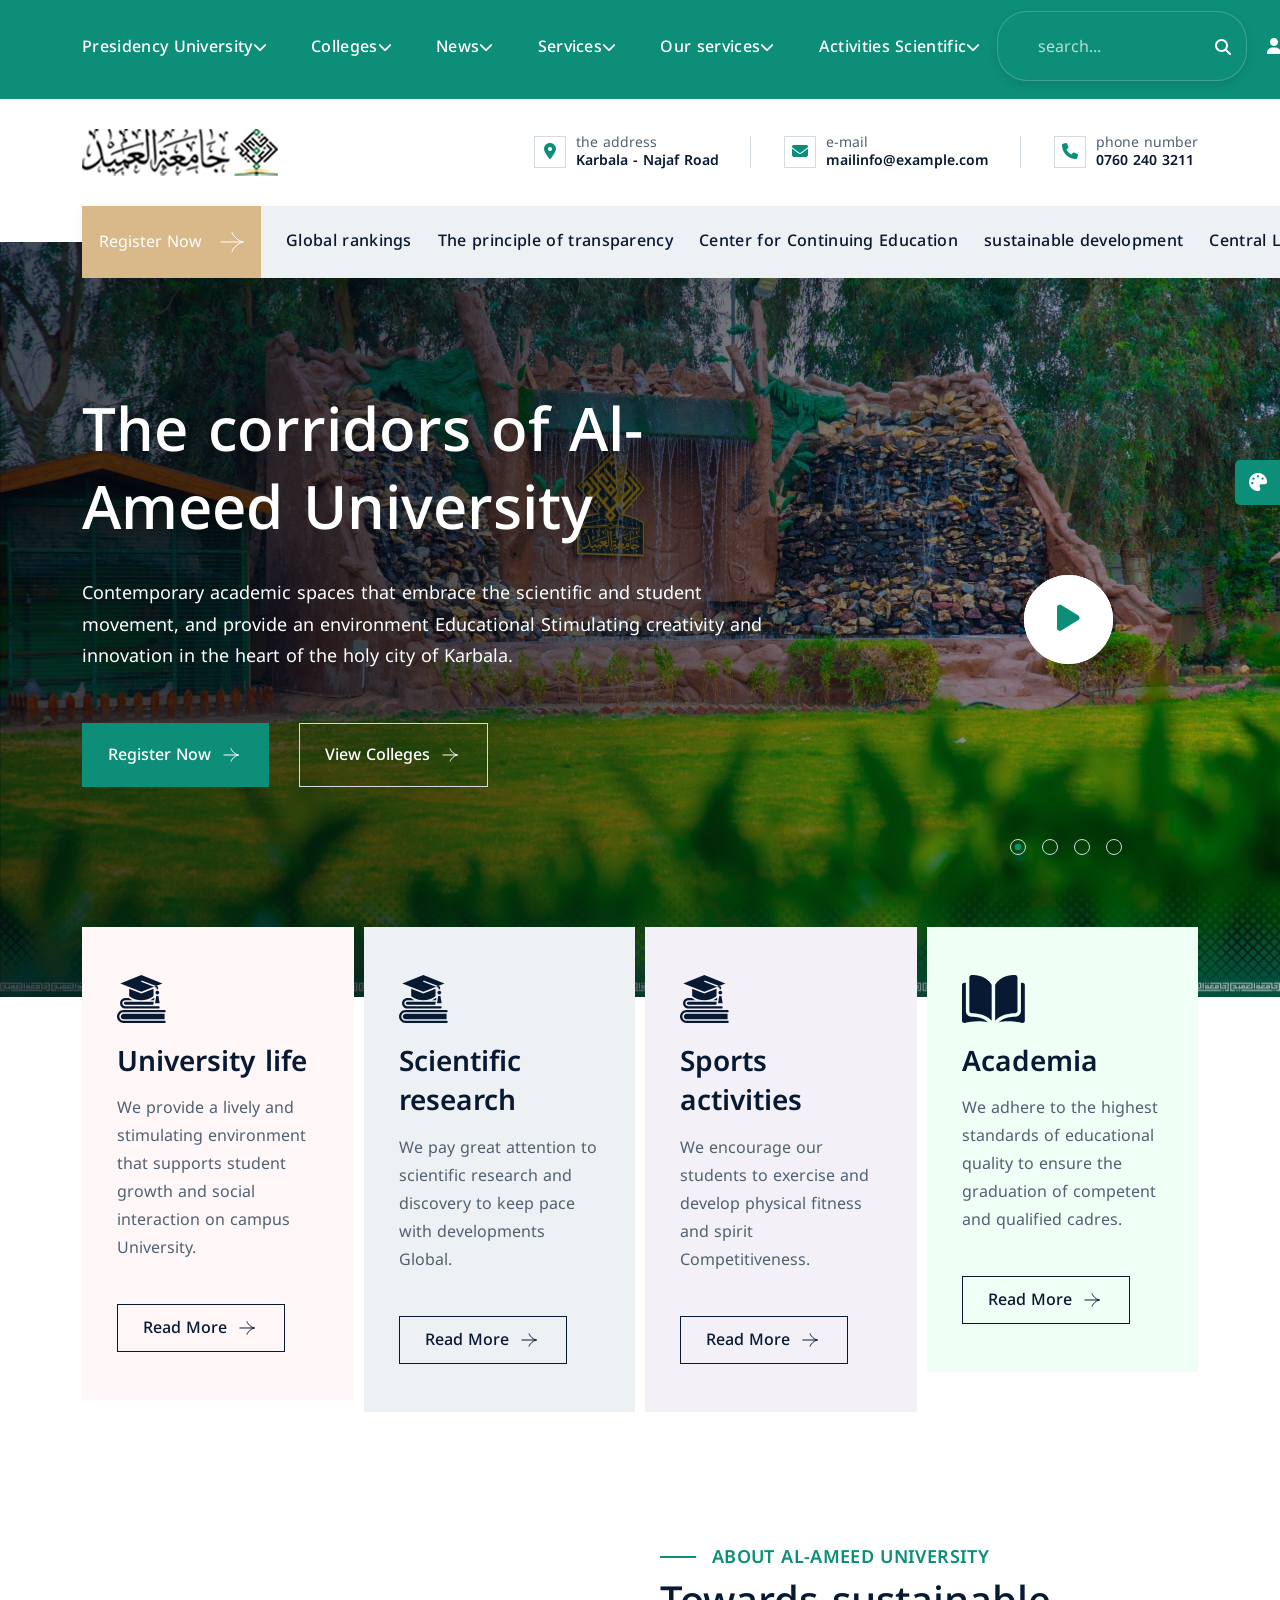
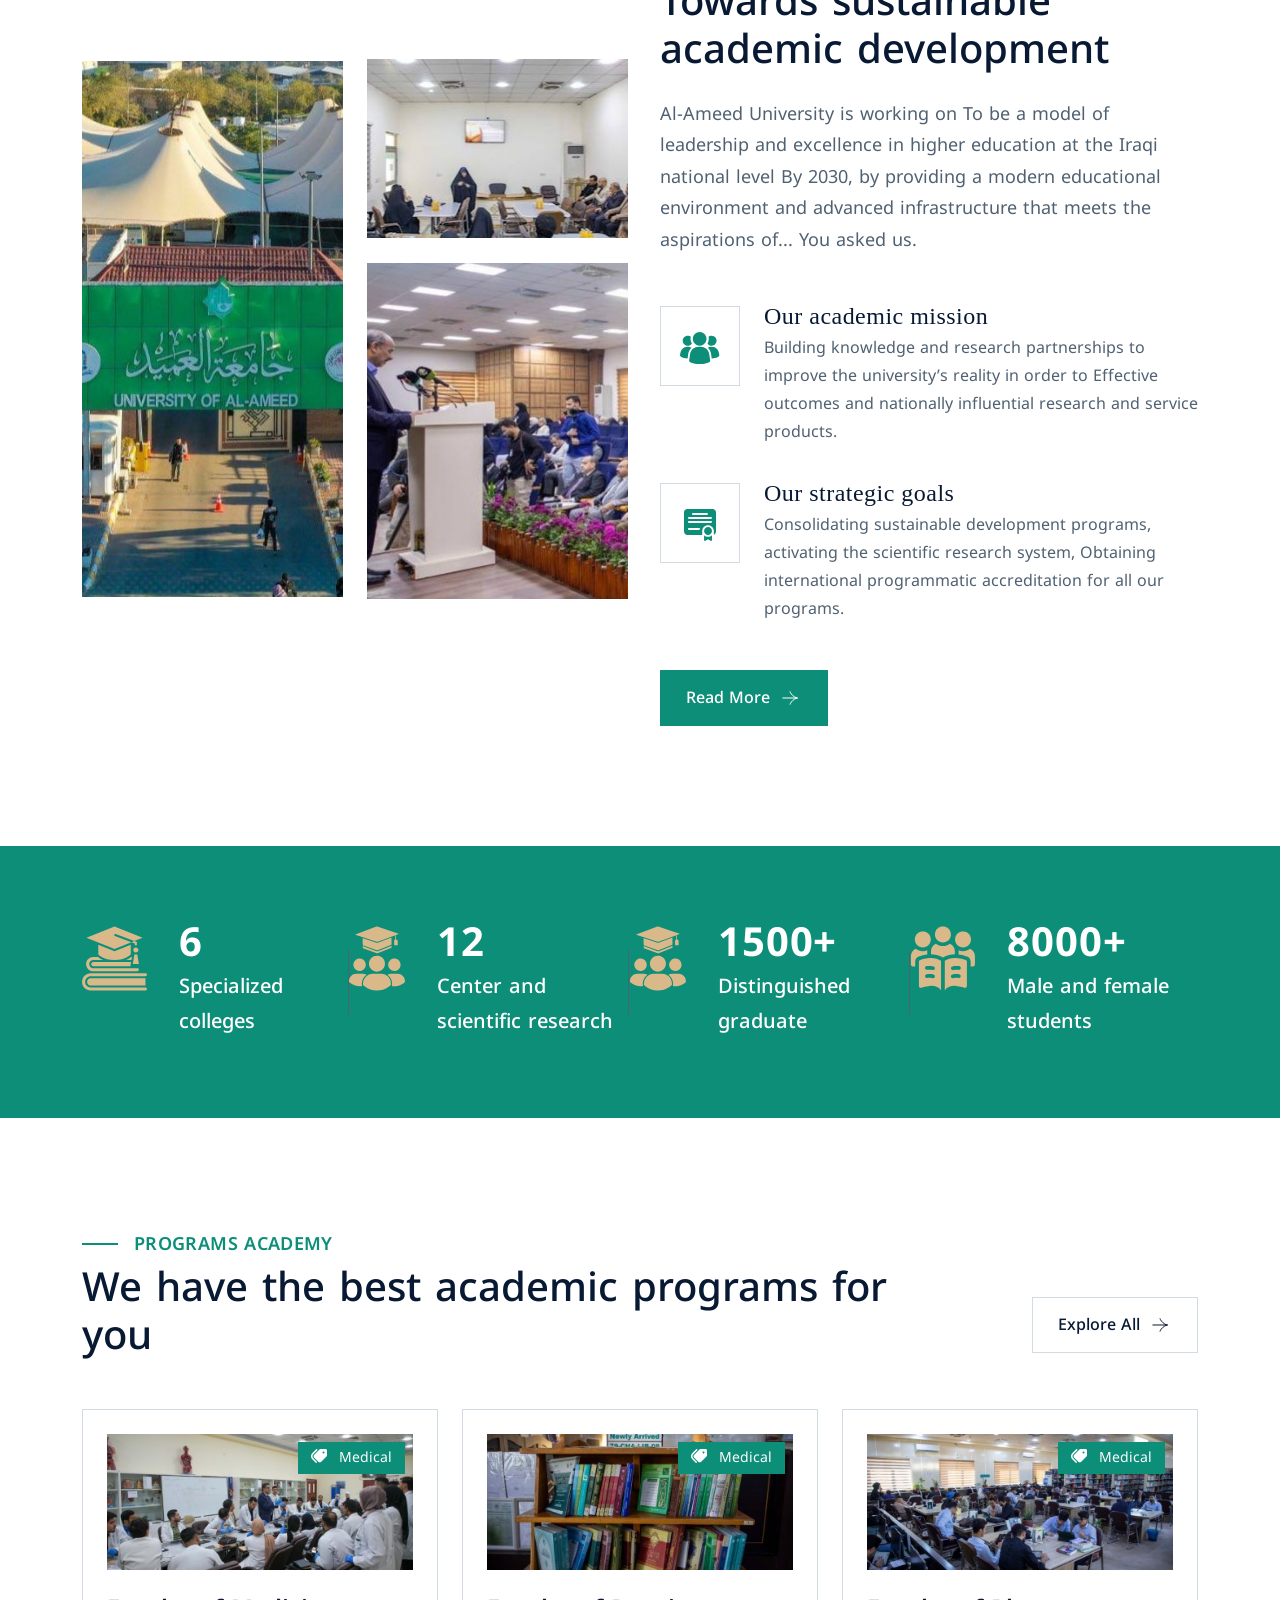
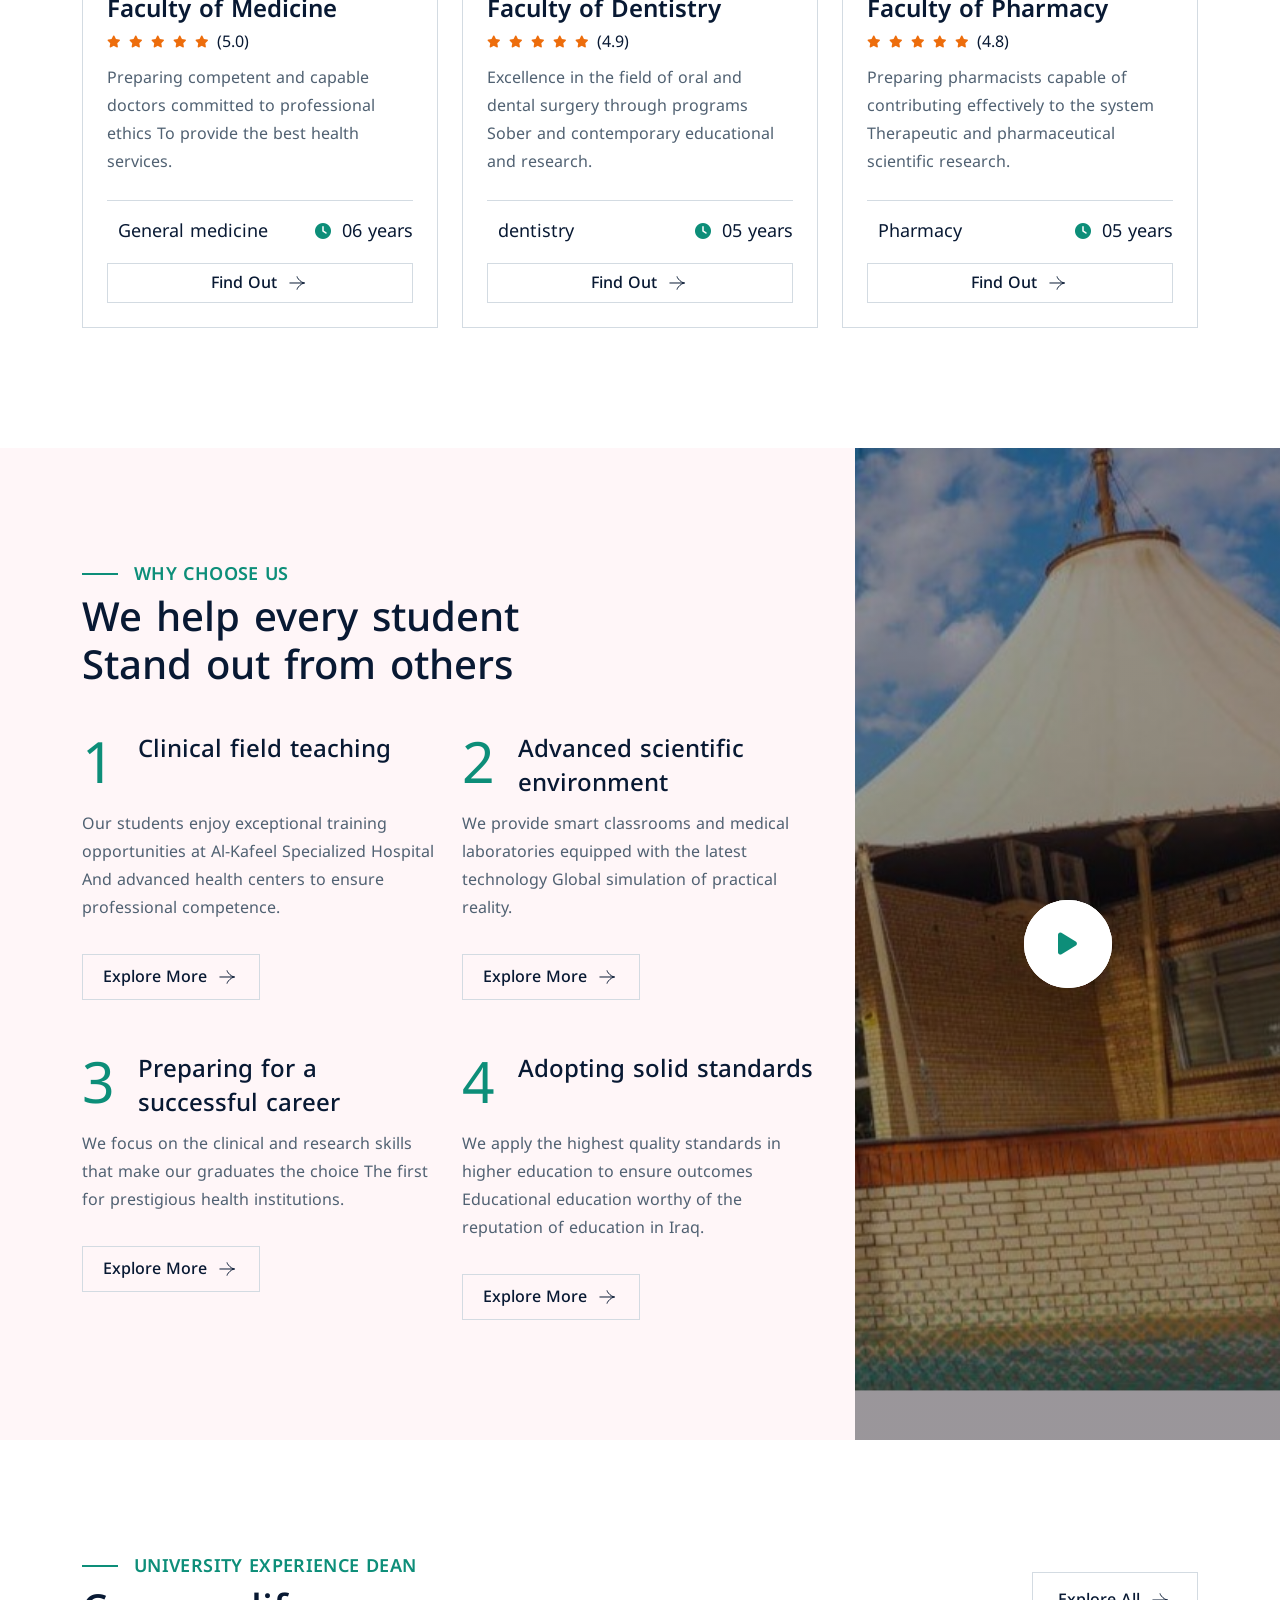
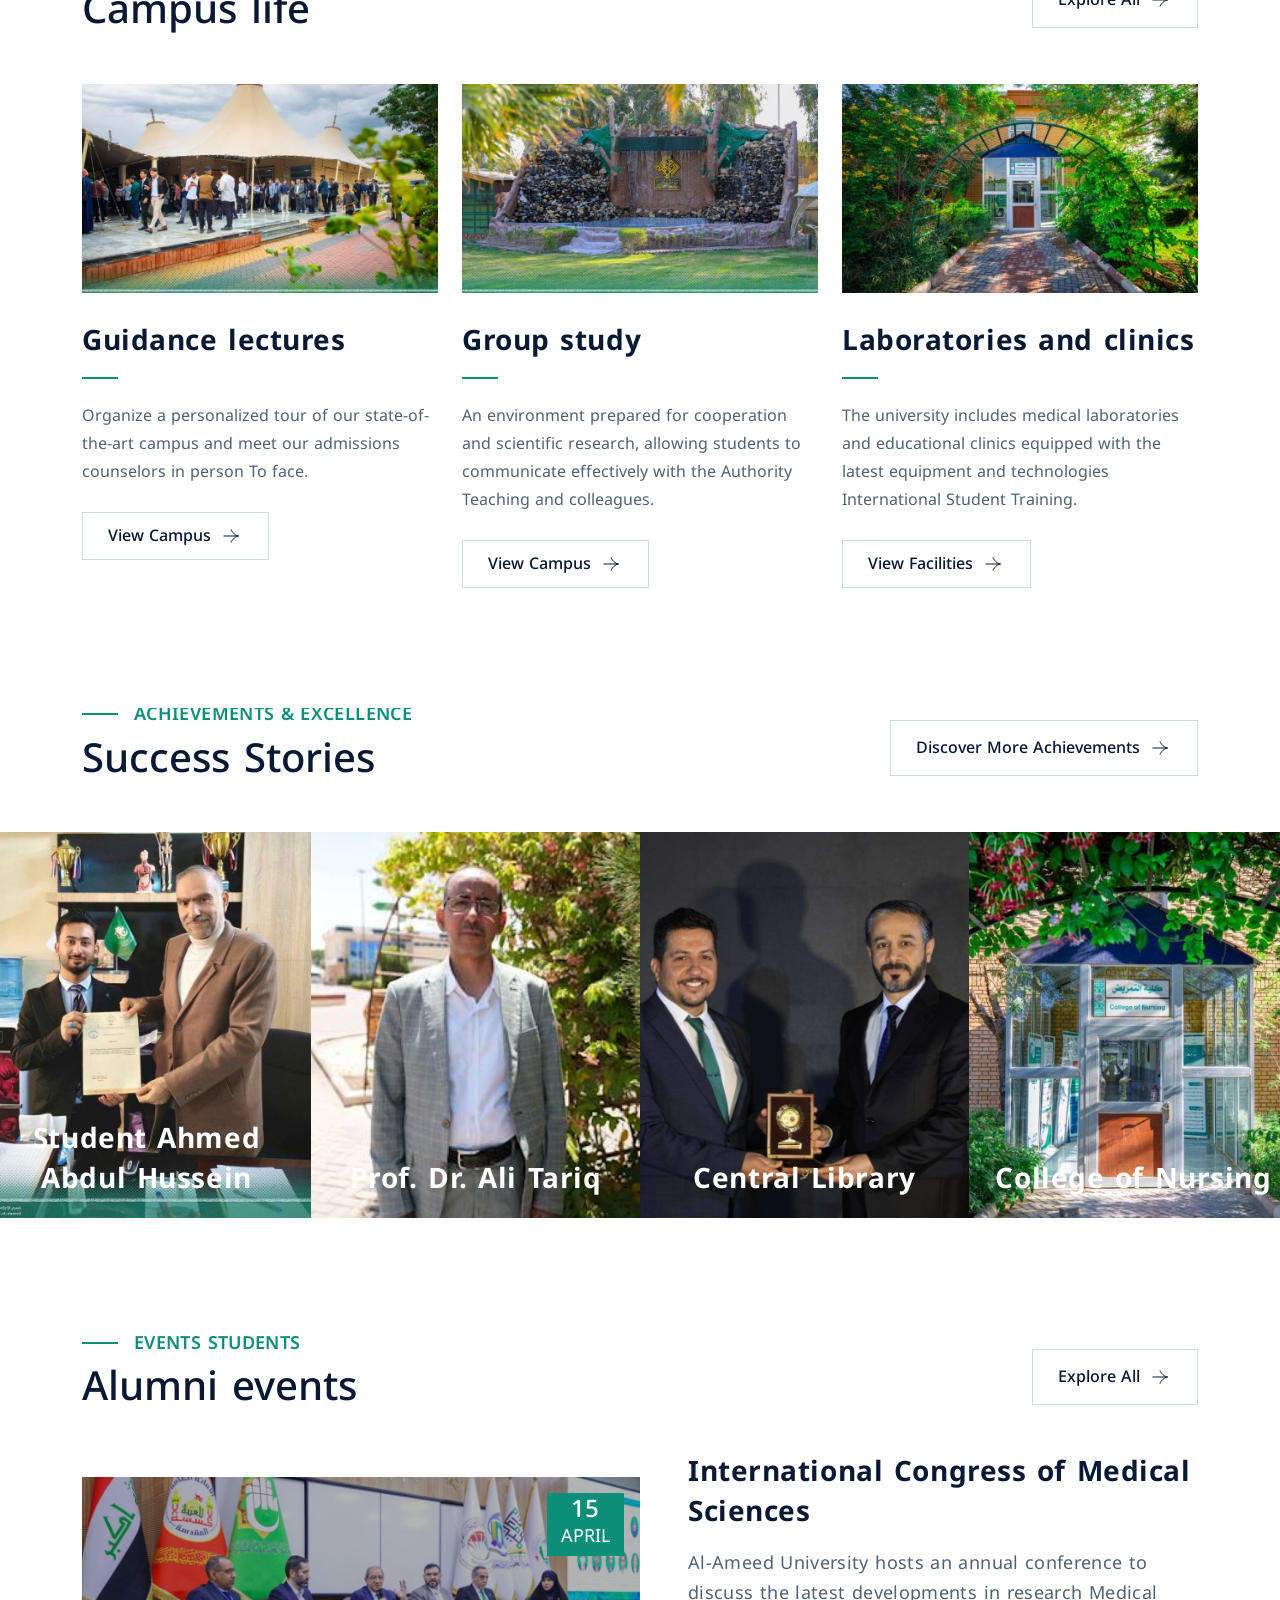
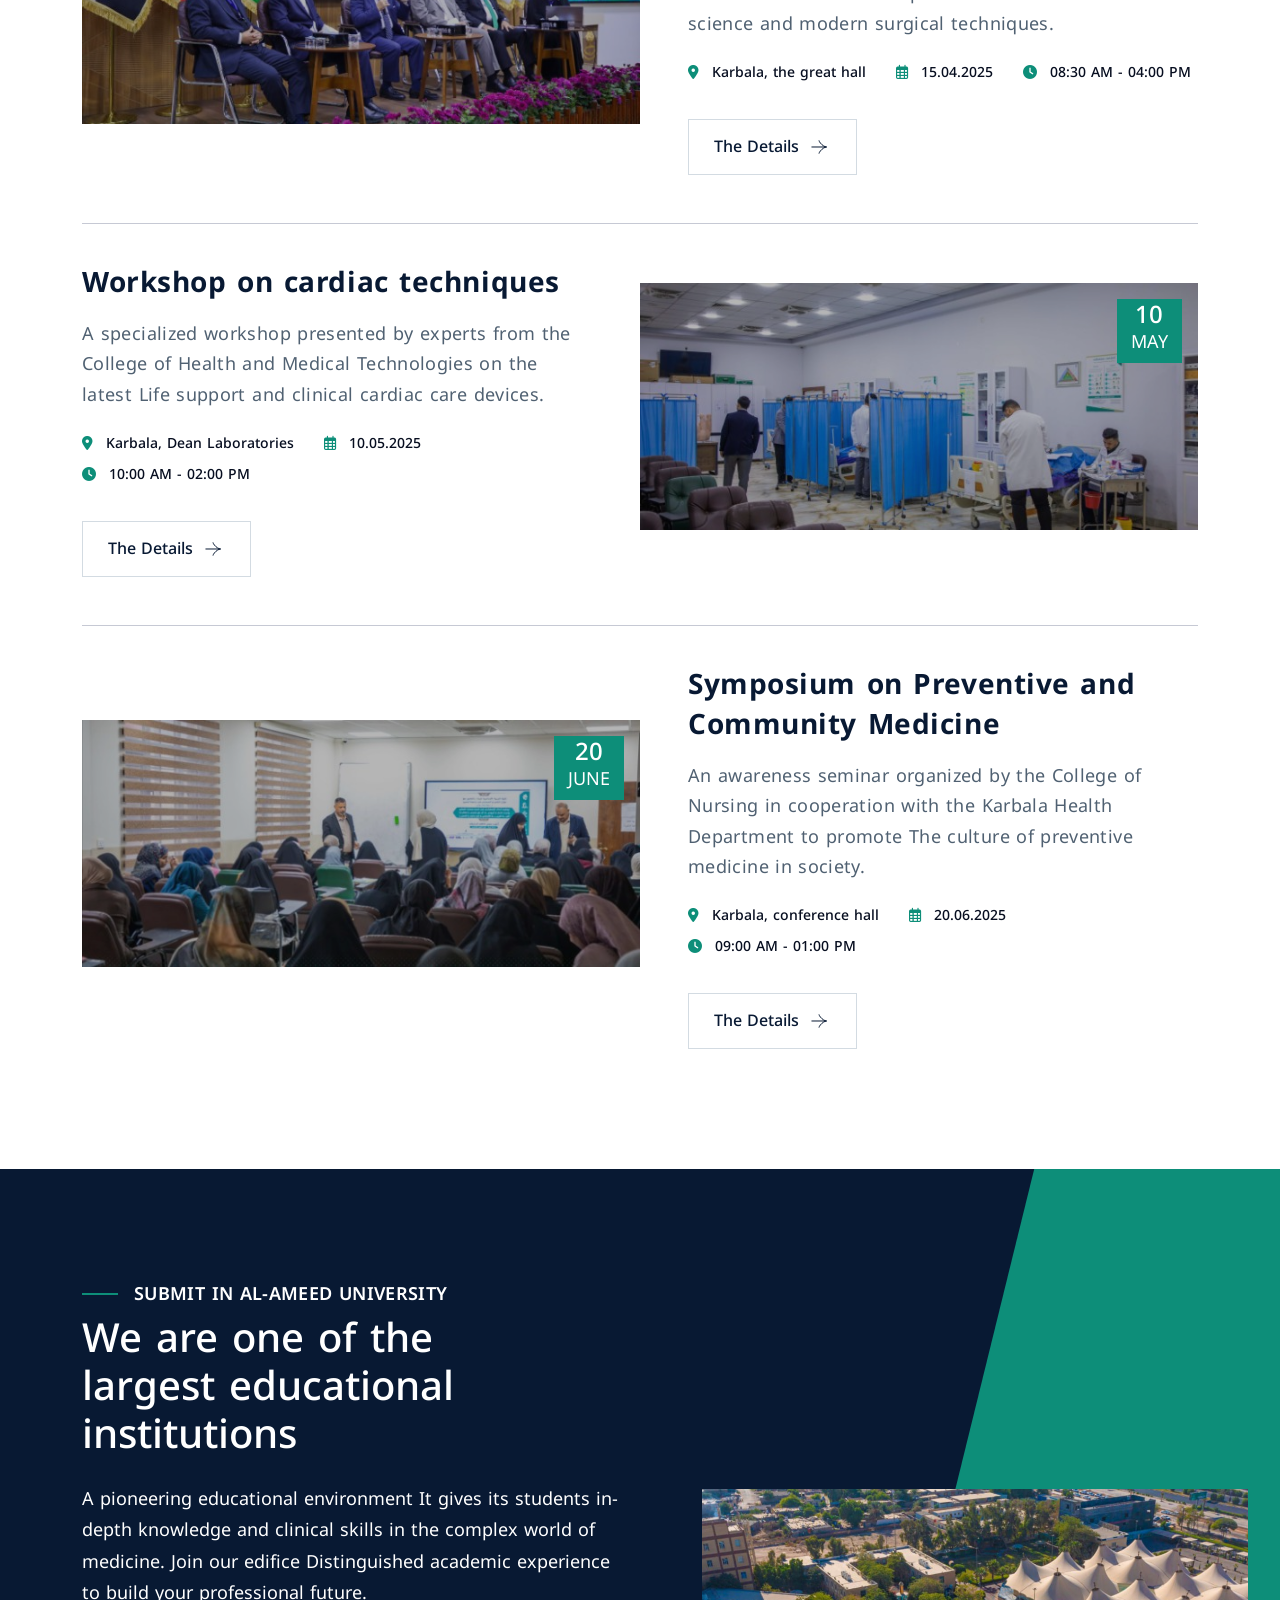
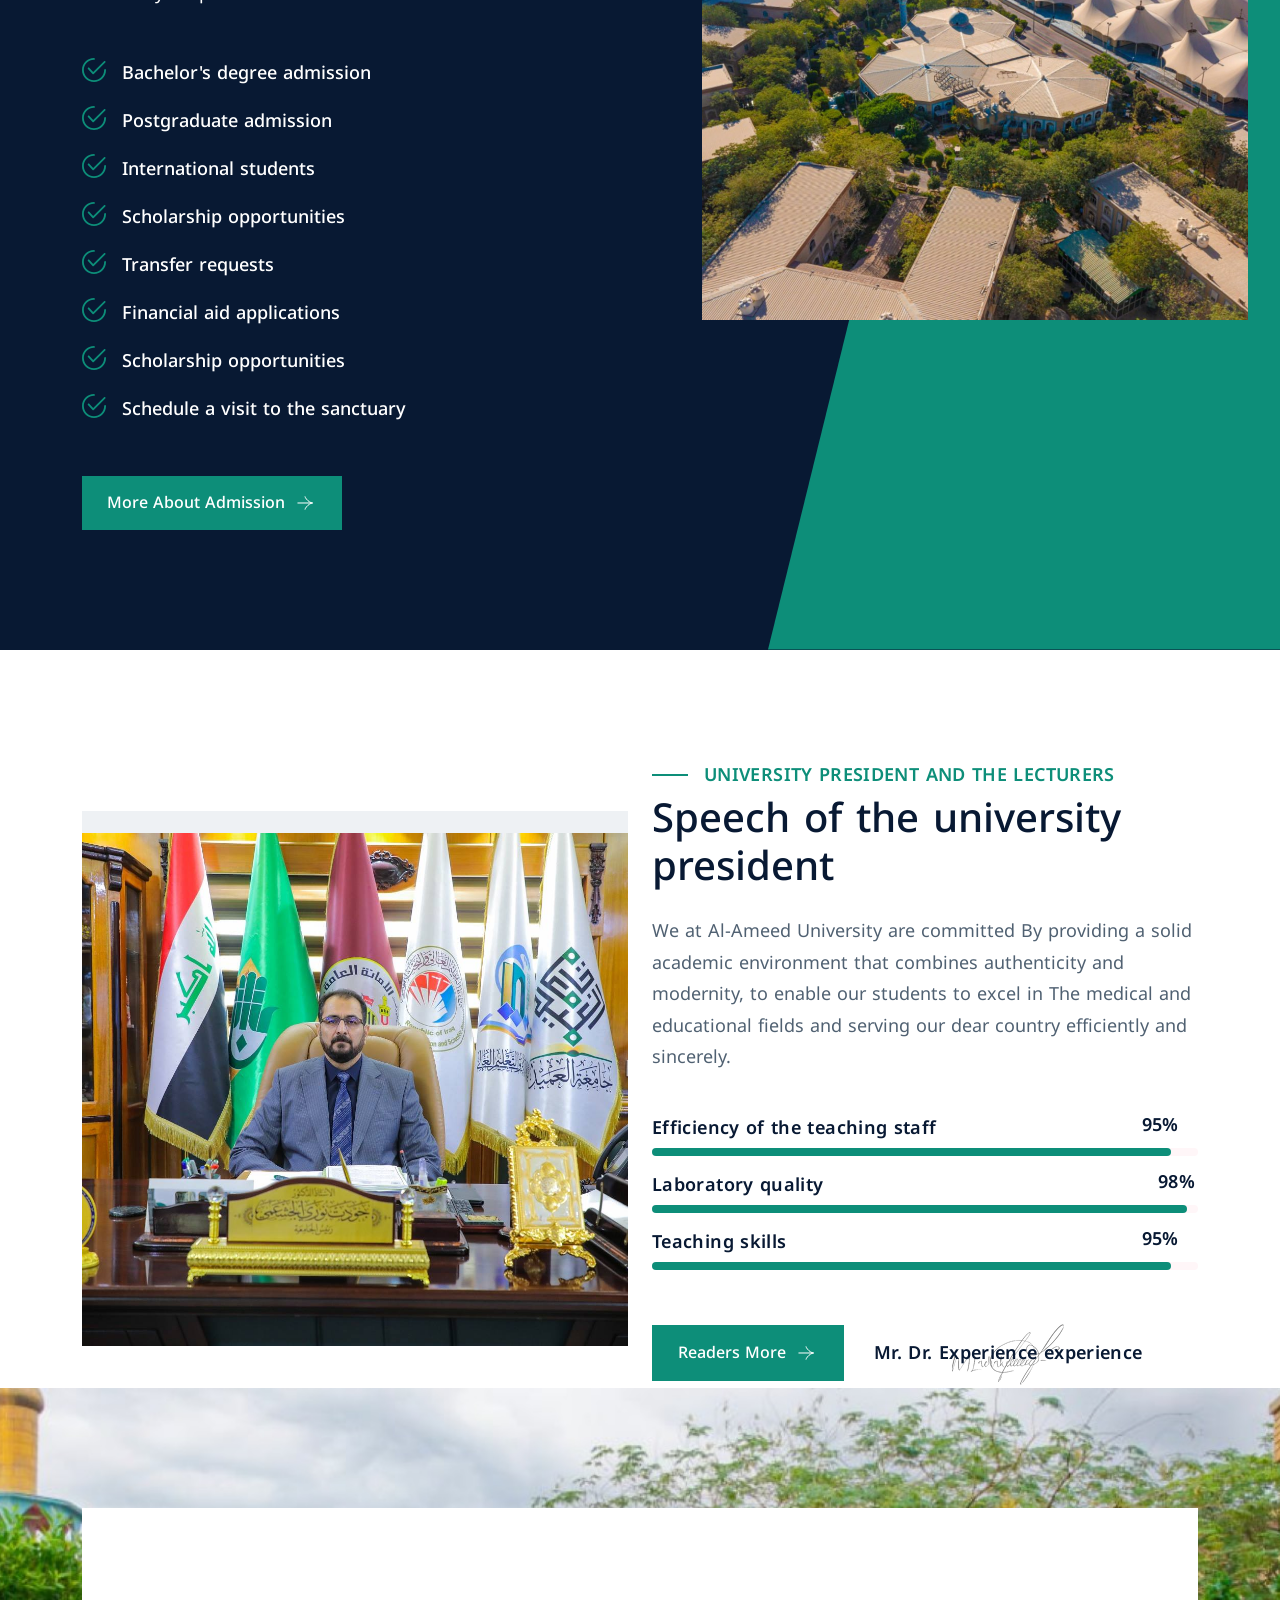
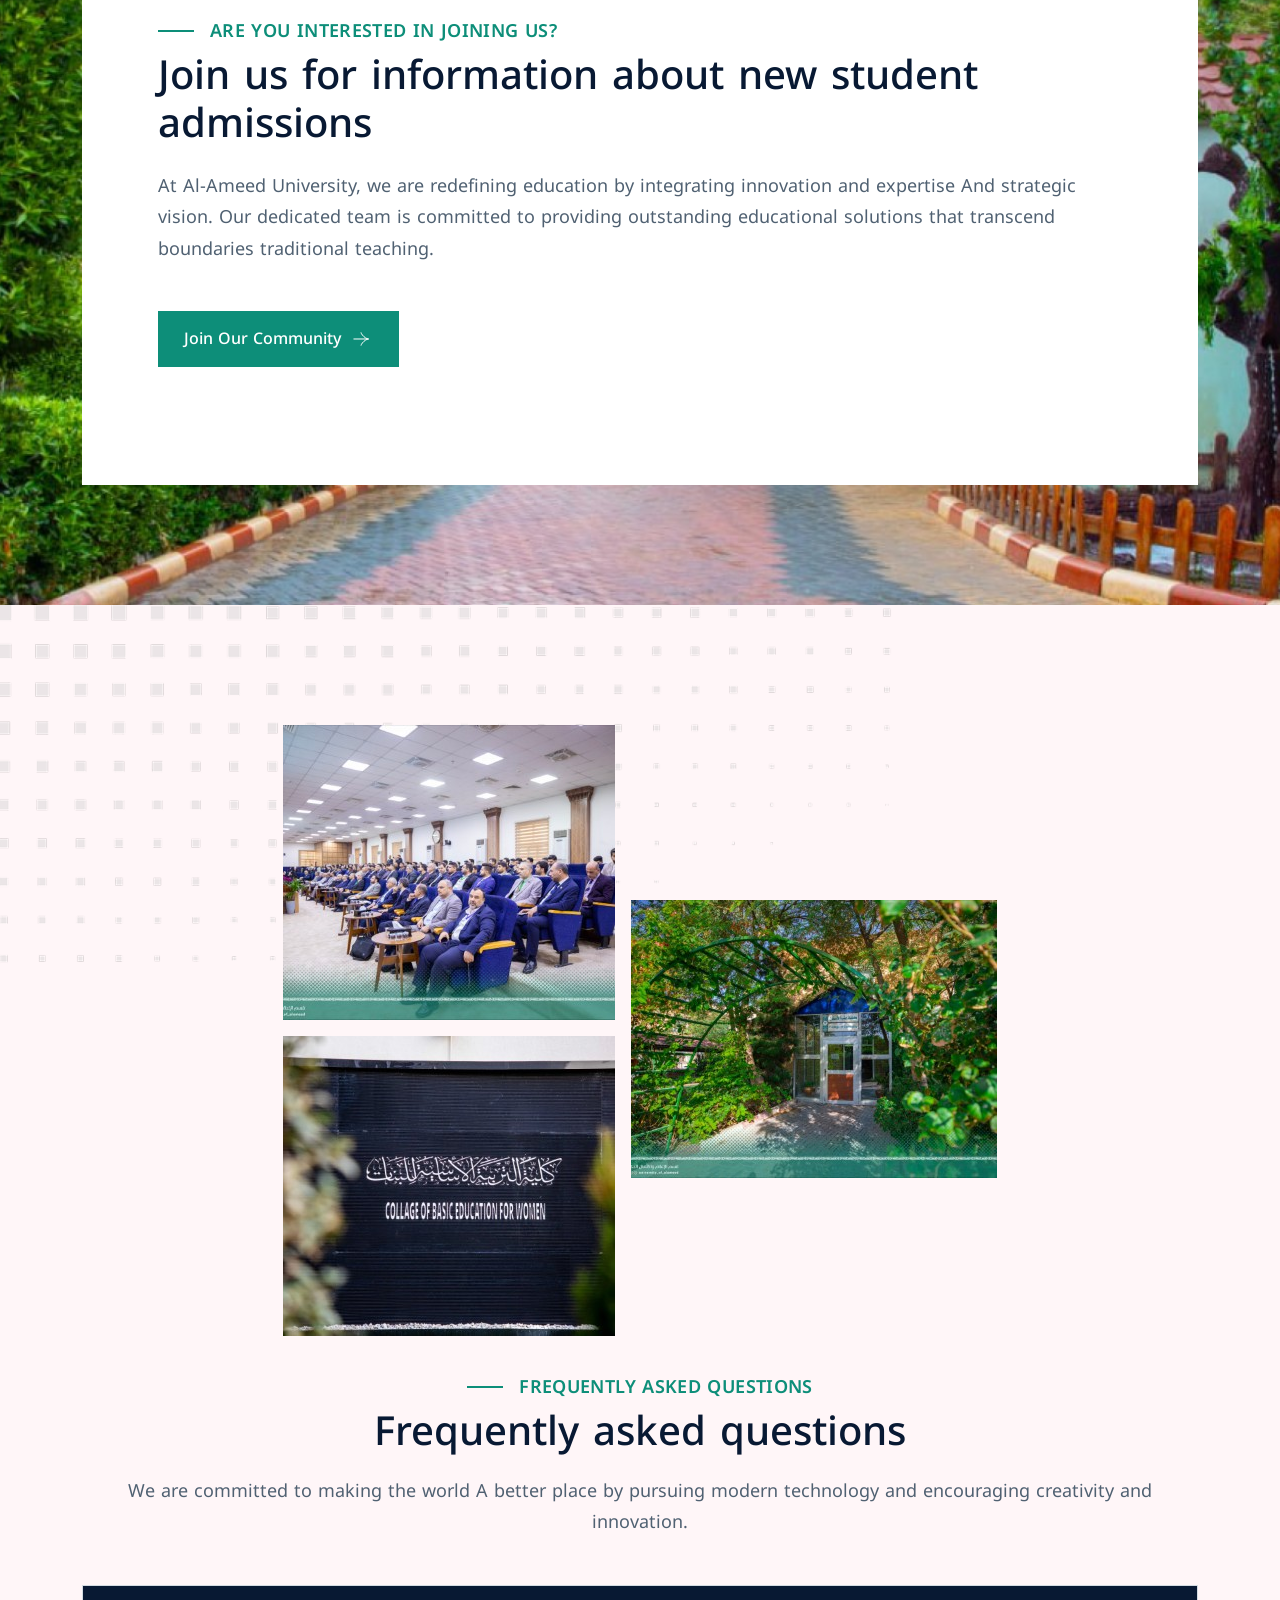
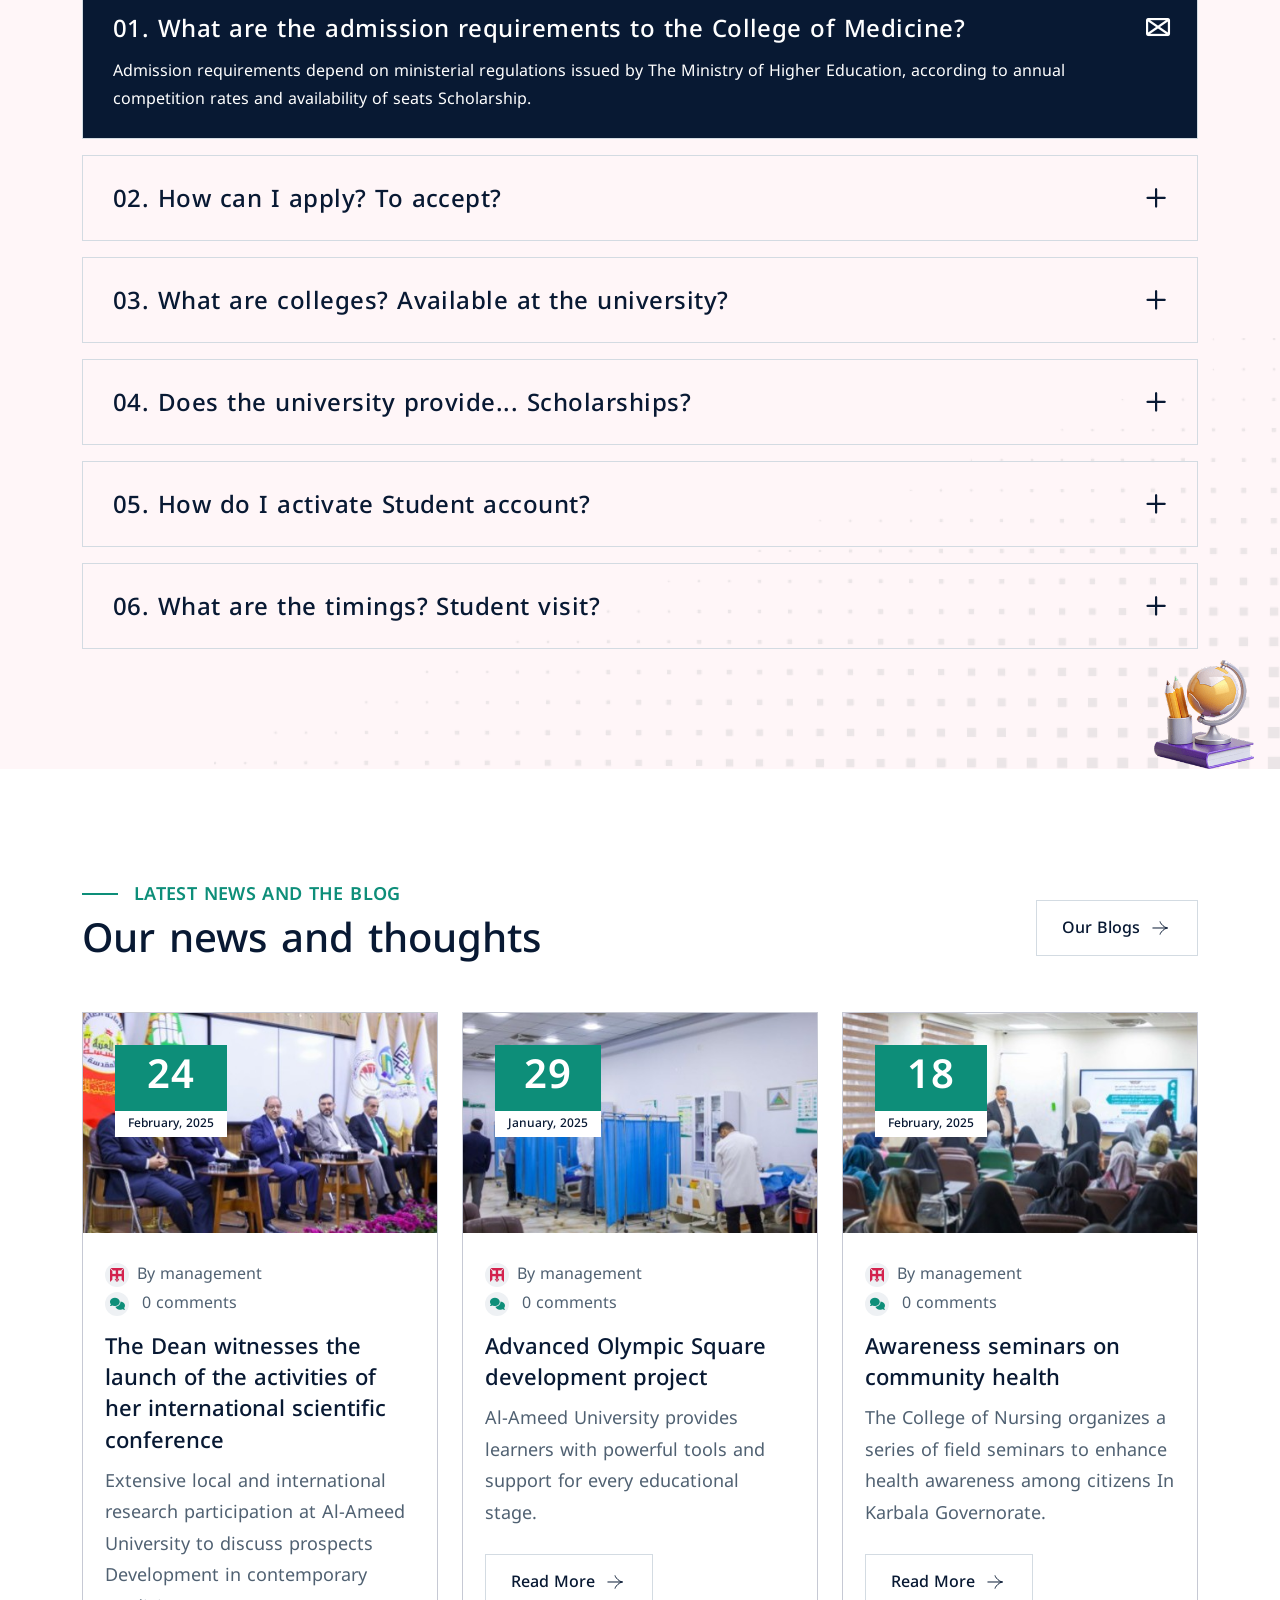
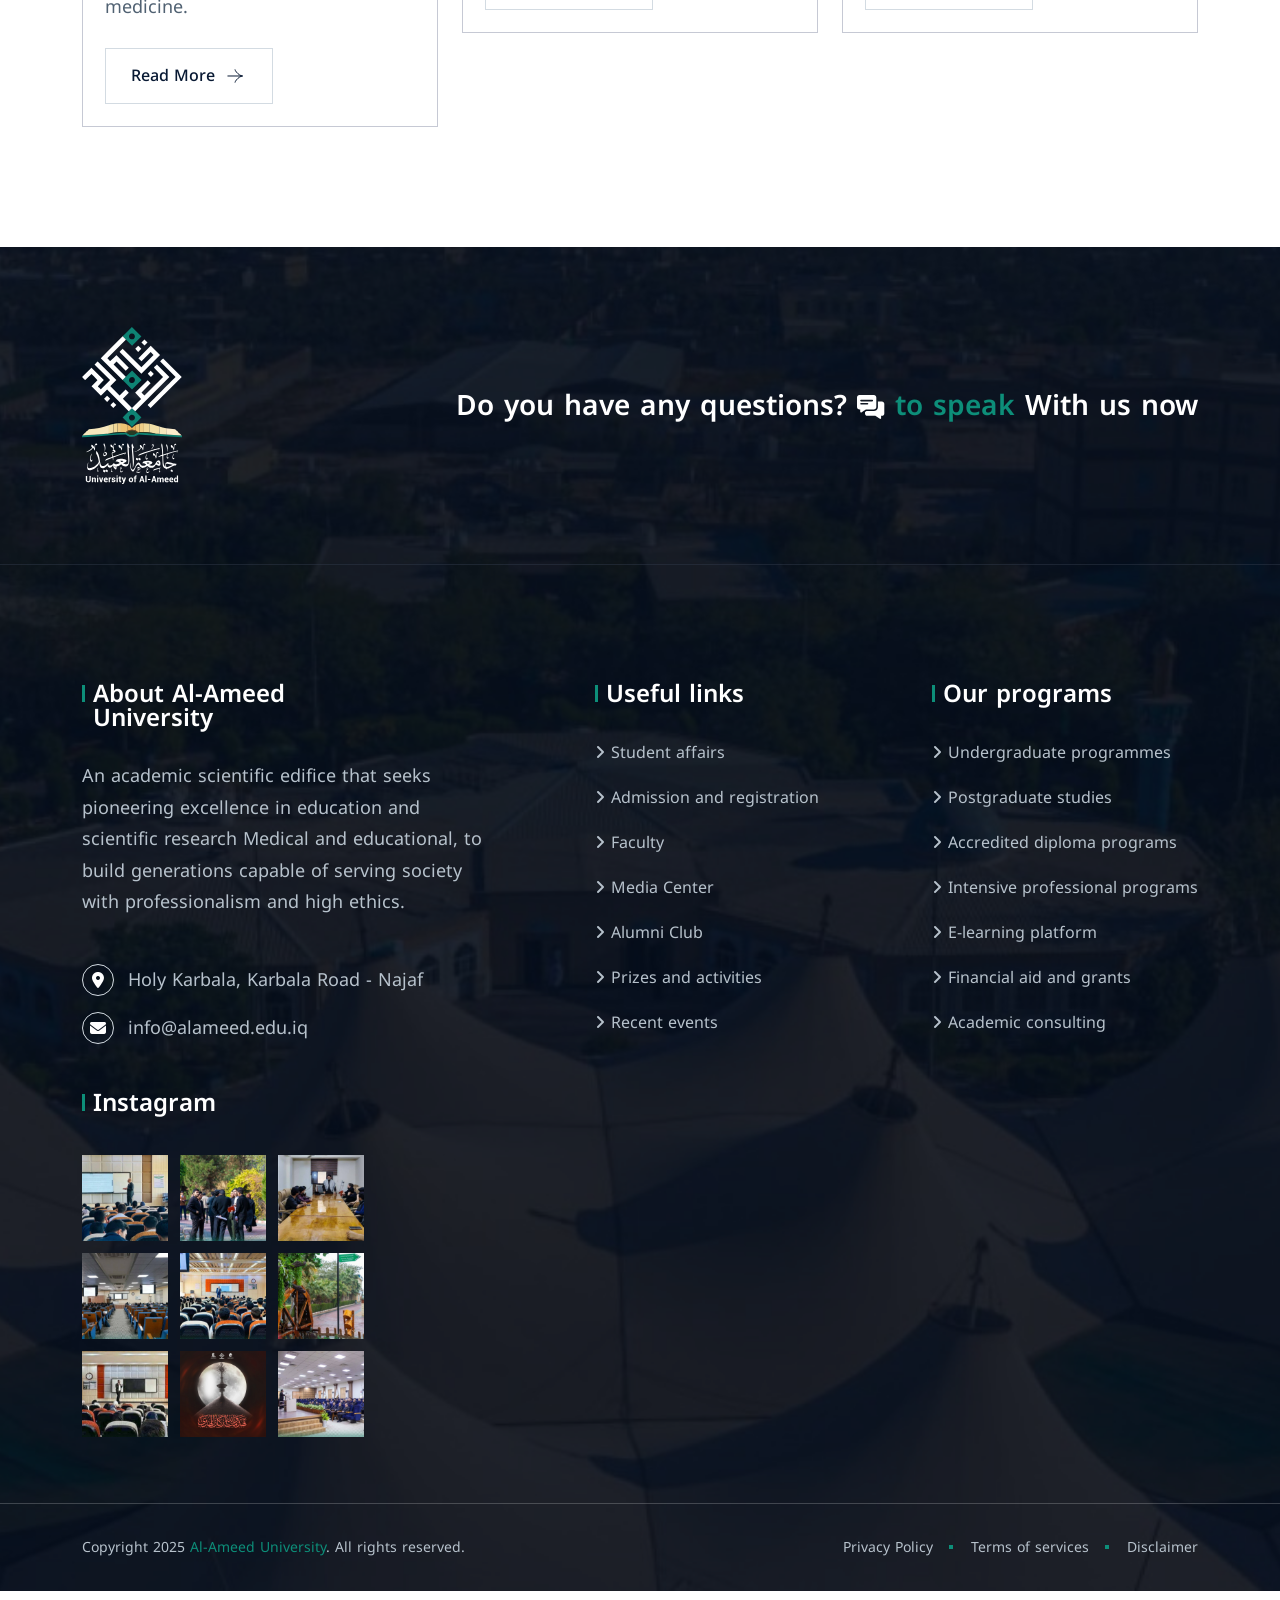
<file: themehour/index_en.html>
<!DOCTYPE html>

<html class="no-js" dir="ltr" lang="en">

<head>
    <meta charset="utf-8" />
    <meta content="ie=edge" http-equiv="x-ua-compatible" />
    <title>Al-Ameed University</title>
    <meta content="Al-Ameed University" name="author" />
    <meta
        content="Al-Ameed University - A scholarly academic institution striving for leadership and excellence in medical and health education"
        name="description" />
    <meta content="Al-Ameed University, Karbala, Iraq, Medicine, Pharmacy, Nursing, Dentistry" name="keywords" />
    <meta content="INDEX,FOLLOW" name="robots" />
    <meta content="width=device-width,initial-scale=1,shrink-to-fit=no" name="viewport" />
    <link href="assets/img/favicons/apple-icon-57x57.png" rel="apple-touch-icon" sizes="57x57" />
    <link href="assets/img/favicons/apple-icon-60x60.png" rel="apple-touch-icon" sizes="60x60" />
    <link href="assets/img/favicons/apple-icon-72x72.png" rel="apple-touch-icon" sizes="72x72" />
    <link href="assets/img/favicons/apple-icon-76x76.png" rel="apple-touch-icon" sizes="76x76" />
    <link href="assets/img/favicons/apple-icon-114x114.png" rel="apple-touch-icon" sizes="114x114" />
    <link href="assets/img/favicons/apple-icon-120x120.png" rel="apple-touch-icon" sizes="120x120" />
    <link href="assets/img/favicons/apple-icon-144x144.png" rel="apple-touch-icon" sizes="144x144" />
    <link href="assets/img/favicons/apple-icon-152x152.png" rel="apple-touch-icon" sizes="152x152" />
    <link href="assets/img/favicons/apple-icon-180x180.png" rel="apple-touch-icon" sizes="180x180" />
    <link href="assets/img/favicons/android-icon-192x192.png" rel="icon" sizes="192x192" type="image/png" />
    <link href="assets/img/favicons/favicon-32x32.png" rel="icon" sizes="32x32" type="image/png" />
    <link href="assets/img/favicons/favicon-96x96.png" rel="icon" sizes="96x96" type="image/png" />
    <link href="assets/img/favicons/favicon-16x16.png" rel="icon" sizes="16x16" type="image/png" />
    <link href="assets/img/favicons/manifest.json" rel="manifest" />
    <meta content="#ffffff" name="msapplication-TileColor" />
    <meta content="assets/img/favicons/ms-icon-144x144.png" name="msapplication-TileImage" />
    <meta content="#ffffff" name="theme-color" />
    <link href="https://fonts.googleapis.com" rel="preconnect" />
    <link crossorigin="" href="https://fonts.gstatic.com" rel="preconnect" />
    <link
        href="https://fonts.googleapis.com/css2?family=Playfair+Display:ital,wght@0,400..900;1,400..900&amp;family=Plus+Jakarta+Sans:ital,wght@0,200..800;1,200..800&amp;family=Urbanist:ital,wght@0,100..900;1,100..900&amp;display=swap"
        rel="stylesheet" />
    <link href="assets/css/bootstrap.min.css" rel="stylesheet" />
    <!-- Font Awesome 6 Pro CDN -->
    <link href="https://cdnjs.cloudflare.com/ajax/libs/font-awesome/6.4.0/css/all.min.css" rel="stylesheet" />
    <!-- <link rel="stylesheet" href="assets/css/fontawesome.min.css"> -->
    <link href="assets/css/magnific-popup.min.css" rel="stylesheet" />
    <link href="assets/css/swiper-bundle.min.css" rel="stylesheet" />
    <link href="assets/css/style.css" rel="stylesheet" />
</head>

<body>
    <div class="color-scheme-wrap active"><button class="switchIcon"><i class="fa-solid fa-palette"></i></button>
        <h3 class="color-scheme-wrap-title text-center">Color Switcher</h3>
        <div class="color-switch-btns"><button data-color="#FF4F38"><i class="fa-solid fa-droplet"></i></button> <button
                data-color="#3282FB"><i class="fa-solid fa-droplet"></i></button> <button data-color="#563BFB"><i
                    class="fa-solid fa-droplet"></i></button> <button data-color="#27AE60"><i
                    class="fa-solid fa-droplet"></i></button> <button data-color="#FF7E02"><i
                    class="fa-solid fa-droplet"></i></button></div>
    </div>
    <div class="preloader"><button class="th-btn preloaderCls">Cancel</button>
        <div class="preloader-inner"><img alt="Al-Ameed University" class="preloader-logo" src="assets/img/logo.png" />
        </div>
    </div>
    <div class="sidemenu-wrapper">
        <div class="sidemenu-content"><button class="closeButton sideMenuCls"><i class="fa-solid fa-xmark"></i></button>
            <div class="widget footer-widget">
                <div class="th-widget-about">
                    <div class="about-logo"><a href="index.html"><img alt="Stadum" src="assets/img/logo2.svg" /></a>
                    </div>
                    <p class="about-text">Since 1999, when the Al-Ameed University team embraced its mandate to breathe
                        new life into the field
                        Academically, the university's transformation has been amazing by all standards. </p>
                    <div class="footer-info"><a href="#"><span class="footer-info-icon"><i
                                    class="fa-solid fa-location-dot"></i></span> Holy Karbala, Najaf - Karbala Road
                        </a><a href="mailto:infomail@example.com"><span class="footer-info-icon"><i
                                    class="fa-solid fa-envelope"></i></span> infomail@example.com</a></div>
                </div>
            </div>
            <div class="widget footer-widget">
                <h3 class="widget_title">Latest articles</h3>
                <div class="recent-post-wrap">
                    <div class="recent-post">
                        <div class="media-img"><a href="blog-details.html"><img alt="Blog Image"
                                    src="assets/img/blog/recent-post-1-1.jpg" /></a></div>
                        <div class="media-body">
                            <h4 class="post-title"><a class="text-inherit" href="blog-details.html">Pioneers in Horizons
                                    members
                                    Teaching staff</a></h4>
                            <div class="recent-post-meta"><a href="blog.html"><i
                                        class="far fa-calendar"></i>26/6/2025</a></div>
                        </div>
                    </div>
                    <div class="recent-post">
                        <div class="media-img"><a href="blog-details.html"><img alt="Blog Image"
                                    src="assets/img/blog/recent-post-1-2.jpg" /></a></div>
                        <div class="media-body">
                            <h4 class="post-title"><a class="text-inherit" href="blog-details.html">Focus on
                                    The future: preparing for tomorrow</a></h4>
                            <div class="recent-post-meta"><a href="blog.html"><i
                                        class="far fa-calendar"></i>24/6/2025</a></div>
                        </div>
                    </div>
                    <div class="recent-post">
                        <div class="media-img"><a href="blog-details.html"><img alt="Blog Image"
                                    src="assets/img/blog/recent-post-1-3.jpg" /></a></div>
                        <div class="media-body">
                            <h4 class="post-title"><a class="text-inherit" href="blog-details.html">Green initiative:
                                    Sustainability in business</a></h4>
                            <div class="recent-post-meta"><a href="blog.html"><i
                                        class="far fa-calendar"></i>24/6/2025</a></div>
                        </div>
                    </div>
                </div>
            </div>
            <div class="widget footer-widget">
                <h3 class="widget_title">Popular tags</h3>
                <div class="th-social"><a href="https://facebook.com"><i class="fab fa-facebook-f"></i></a> <a
                        href="https://twitter.com"><i class="fab fa-twitter"></i></a> <a href="https://pinterest.com"><i
                            class="fab fa-pinterest-p"></i></a> <a href="https://linkedin.com"><i
                            class="fab fa-linkedin-in"></i></a> <a href="https://linkedin.com"><i
                            class="fab fa-instagram"></i></a></div>
            </div>
        </div>
    </div>
    <div class="popup-search-box"><button class="searchClose"><i class="fa-solid fa-xmark"></i></button>
        <form action="#"><input placeholder="what are you looking for" type="text" /> <button type="submit"><i
                    class="fa-solid fa-magnifying-glass"></i></button></form>
    </div>
    <div class="th-menu-wrapper">
        <div class="th-menu-area text-center"><button class="th-menu-toggle"><i class="fa-solid fa-xmark"></i></button>
            <div class="mobile-logo"><a href="index.html"><img alt="Stadum" src="assets/img/logo.png" /></a>
            </div>
            <div class="th-mobile-menu">
                <ul>
                    <li class="menu-item-has-children"><a href="index.html">Home</a>
                        <ul class="sub-menu">
                            <li><a href="index.html">University Headquarters</a></li>
                            <li><a href="home-admission.html">Admissions major</a></li>
                            <li><a href="home-courses.html">Main courses</a></li>
                        </ul>
                    </li>
                    <li><a href="about.html">About the university</a></li>
                    <li class="menu-item-has-children"><a href="#">Academic programs</a>
                        <ul class="sub-menu">
                            <li><a href="program.html">Programs Style 1</a></li>
                            <li><a href="program-2.html">Programs style 2</a></li>
                            <li><a href="program-details.html">Program details</a></li>
                            <li><a href="program-details-sidebar.html">Program details with sidebar</a></li>
                        </ul>
                    </li>
                    <li class="menu-item-has-children"><a href="#">Pages</a>
                        <ul class="sub-menu">
                            <li class="menu-item-has-children"><a href="#">Store</a>
                                <ul class="sub-menu">
                                    <li><a href="shop.html">Store</a></li>
                                    <li><a href="shop-details.html">Product details</a></li>
                                    <li><a href="cart.html">Shopping cart</a></li>
                                    <li><a href="checkout.html">Payment</a></li>
                                    <li><a href="wishlist.html">Wish List</a></li>
                                </ul>
                            </li>
                            <li class="menu-item-has-children"><a href="#">Colleges</a>
                                <ul class="sub-menu">
                                    <li><a href="#">Faculty of Medicine</a></li>
                                    <li><a href="#">Faculty of Dentistry</a></li>
                                    <li><a href="#">Faculty of Pharmacy</a></li>
                                    <li><a href="#">College of Health and Medical Technologies</a>
                                        <ul class="sub-menu">
                                            <li><a href="#">Department of Cardiac Care Technologies</a></li>
                                            <li><a href="#">Department of Emergency Medicine Technologies</a></li>
                                        </ul>
                                    </li>
                                    <li><a href="#">Faculty of Nursing</a></li>
                                    <li><a href="#">College of Basic Education for Girls</a>
                                        <ul class="sub-menu">
                                            <li><a href="#">Department of English Language</a></li>
                                            <li><a href="#">Department of Arabic Language</a></li>
                                            <li><a href="#">Kindergarten Department</a></li>
                                        </ul>
                                    </li>
                                </ul>
                            </li>
                            <li><a href="alumni.html">Alumni page</a></li>
                            <li class="menu-item-has-children"><a href="#">Research</a>
                                <ul class="sub-menu">
                                    <li><a href="research.html">Research</a></li>
                                    <li><a href="research-details.html">Search details</a></li>
                                </ul>
                            </li>
                            <li class="menu-item-has-children"><a href="#">Teaching</a>
                                <ul class="sub-menu">
                                    <li><a href="teacher.html">Teachers</a></li>
                                    <li><a href="teacher-details.html">Instructor details</a></li>
                                </ul>
                            </li>
                            <li><a href="campus.html">University life</a></li>
                            <li><a href="pricing.html">Price plans</a></li>
                            <li><a href="faq.html">Frequently asked questions</a></li>
                            <li><a href="error.html">Error page</a></li>
                        </ul>
                    </li>
                    <li class="menu-item-has-children"><a href="#">Events</a>
                        <ul class="sub-menu">
                            <li><a href="event.html">Events page</a></li>
                            <li><a href="event-details.html">Event details</a></li>
                        </ul>
                    </li>
                    <li class="menu-item-has-children"><a href="#">Blog</a>
                        <ul class="sub-menu">
                            <li><a href="blog.html">Blog</a></li>
                            <li><a href="blog-details.html">Article details</a></li>
                            <li><a href="blog-details-sidebar.html">Article with sidebar</a></li>
                        </ul>
                    </li>
                    <li><a href="contact.html">Contact us</a></li>
                </ul>
            </div>
        </div>
    </div>
    <header class="th-header header-layout1">
        <div class="header-top">
            <div class="container th-container4">
                <div class="row justify-content-center justify-content-lg-between align-items-center gy-2"
                    style="flex-wrap: nowrap;">
                    <div class="col-auto d-none d-lg-block">
                        <div class="header-links">
                            <nav class="main-menu top-main-menu">
                                <ul class="header-left-wrap">
                                    <li class="menu-item-has-children"><a href="#" style="color: white;">Presidency
                                            University</a>
                                        <ul class="sub-menu">
                                            <li><a href="/university-president">University President</a></li>
                                            <li><a href="/scientific-assistant">Scientific assistant</a></li>
                                            <li><a href="/administrative-assistant">Administrative Assistant</a></li>
                                            <li><a href="/university-council">University Council</a></li>
                                            <li><a href="/university-structure">University structure</a></li>
                                            <li><a href="/university-departments">University departments</a></li>
                                            <li><a href="/media-library">Illustrated library</a></li>
                                        </ul>
                                    </li>
                                    <li class="menu-item-has-children"><a href="#" style="color: white;">Colleges</a>
                                        <ul class="sub-menu">
                                            <li><a href="/college-of-medicine">Faculty of Medicine</a></li>
                                            <li><a href="/college-of-dentistry">Faculty of Dentistry</a></li>
                                            <li><a href="/college-of-pharmacy">Faculty of Pharmacy</a></li>
                                            <li><a href="/college-of-nursing">Faculty of Nursing</a></li>
                                            <li><a href="/college-of-health-and-medical-technologies">College of Health
                                                    and Medical Technologies</a></li>
                                            <li><a href="/college-of-basic-education-for-girls">College of Basic
                                                    Education for Girls</a>
                                            </li>
                                        </ul>
                                    </li>
                                    <li class="menu-item-has-children"><a href="#" style="color: white;">News</a>
                                        <ul class="sub-menu">
                                            <li><a href="/university-news">News</a></li>
                                            <li><a href="/announcements">Advertisements</a></li>
                                        </ul>
                                    </li>
                                    <li class="menu-item-has-children"><a href="#" style="color: white;">Services</a>
                                        <ul class="sub-menu">
                                            <li><a href="/deans-central-laboratory">Dean's Central Laboratory</a></li>
                                            <li><a href="/international-students-registration">Registration of foreign
                                                    students</a></li>
                                            <li><a href="/international-students-registration-followup">Follow up on
                                                    foreign students registration requests</a></li>
                                            <li><a href="/appointment-requests-followup">Follow up on appointment
                                                    requests</a></li>
                                            <li><a href="https://lms.alameed.edu.iq" target="_blank">Education
                                                    Electronic</a></li>
                                            <li><a href="/university-documents">University documents</a></li>
                                        </ul>
                                    </li>
                                    <li class="menu-item-has-children"><a href="#" style="color: white;">Our
                                            services</a>
                                        <ul class="sub-menu">
                                            <li><a href="/about-us">Who are we?</a></li>
                                            <li><a href="/contact-us">Contact us</a></li>
                                            <li><a href="/complaints-and-suggestions">Complaints and Suggestions Box</a>
                                            </li>
                                            <li><a href="//vr.alameed.edu.iq" target="_blank">Virtual tour</a></li>
                                        </ul>
                                    </li>
                                    <li class="menu-item-has-children"><a href="#" style="color: white;">Activities
                                            Scientific</a>
                                        <ul class="sub-menu">
                                            <li><a href="//ajmrhs.alameed.edu.iq" target="_blank">Dean's Magazine</a>
                                            </li>
                                            <li><a href="https://tasleem.alameedcenter.iq" target="_blank">Magazine
                                                    Delivery</a></li>
                                            <li><a href="/scientific-activities">Research</a></li>
                                        </ul>
                                    </li>
                                </ul>
                            </nav>
                        </div>
                    </div>
                    <div class="col-auto"
                        style="display:flex; align-items:center; gap:0.8rem; flex-wrap:nowrap; white-space:nowrap; margin-left: auto; padding-left: 0 !important;">
                        <div class="header-button">
                            <form class="search-form"><input placeholder="search..." type="text" /> <button
                                    type="submit"><i class="fa-solid fa-magnifying-glass"></i></button></form>
                        </div>
                        <div class="header-links" style="display:flex; align-items:center;">
                            <ul class="header-right-wrap"
                                style="display:flex; align-items:center; gap:0.5rem; flex-wrap:nowrap; white-space:nowrap; margin:0; padding:0;">
                                <li style="white-space:nowrap;"><i class="fa-solid fa-user ps-2"></i><a
                                        class="popup-content" href="#login-form">Register Login</a></li>
                                <li style="white-space:nowrap;">
                                    <div class="dropdown-link"><a aria-expanded="false" class="dropdown-toggle"
                                            data-bs-toggle="dropdown" href="#" id="dropdownMenuLink2" role="button"><img
                                                alt="" src="assets/img/icon/lang.svg" /></a>
                                        <ul aria-labelledby="dropdownMenuLink2" class="dropdown-menu">
                                            <li><a href="index_en.html" class="active">English</a></li>
                                            <li><a href="index.html">Arabic</a></li>
                                        </ul>
                                    </div>
                                </li>
                            </ul>
                        </div>
                    </div>
                </div>
            </div>
        </div>
        <div class="header-info d-none d-sm-block">
            <div class="container th-container2">
                <div class="row justify-content-between align-items-center">
                    <div class="col-auto">
                        <div class="header-logo"><a href="index.html"><img alt="Stadum" src="assets/img/logo.png" /></a>
                        </div>
                    </div>
                    <div class="col-auto">
                        <div class="header-info-right">
                            <div class="header-info-item">
                                <div class="header-info-icon"><i class="fa-solid fa-location-dot"></i></div>
                                <div class="header-info-content"><span class="header-info-text">the address</span>
                                    <h3 class="header-info-title"><a href="#">Karbala - Najaf Road</a></h3>
                                </div>
                            </div>
                            <div class="header-info-item">
                                <div class="header-info-icon"><i class="fa-solid fa-envelope"></i></div>
                                <div class="header-info-content"><span class="header-info-text">e-mail</span>
                                    <h3 class="header-info-title"><a
                                            href="tel:mailinfo@example.com">mailinfo@example.com</a></h3>
                                </div>
                            </div>
                            <div class="header-info-item">
                                <div class="header-info-icon"><i class="fa-solid fa-phone"></i></div>
                                <div class="header-info-content"><span class="header-info-text">phone number</span>
                                    <h3 class="header-info-title"><a href="tel:+9647602403211">0760 240 3211</a>
                                    </h3>
                                </div>
                            </div>
                        </div>
                    </div>
                </div>
            </div>
        </div>
        <div class="sticky-wrapper">
            <div class="menu-area">
                <div class="container th-container2">
                    <div class="menu-wrapp">
                        <div class="row align-items-start justify-content-between">
                            <div class="col-auto">
                                <div class="header-left d-flex">
                                    <div class="header-button d-none d-sm-block"><a class="th-btn"
                                            href="contact.html">Register now <img alt="icon" class="th-arrow"
                                                src="assets/img/icon/right-icon.svg" /></a></div>
                                    <nav class="main-menu d-none d-xl-block">
                                        <ul>
                                            <li><a href="/global-rankings">Global rankings</a></li>
                                            <li><a href="/transparency-principle">The principle of transparency</a></li>
                                            <li><a href="/continuing-education-center">Center for Continuing
                                                    Education</a></li>
                                            <li><a href="/sustainable-development">sustainable development</a></li>
                                            <li><a href="/central-library">Central Library</a></li>
                                        </ul>
                                    </nav>
                                </div>
                            </div>
                            <div class="col-auto ms-lg-auto">
                                <div class="header-button">
                                    <a class="icon-btn sideMenuToggler d-none d-xl-block" href="#"><img alt=""
                                            src="assets/img/icon/grid2.svg" /></a><button
                                        class="th-menu-toggle d-inline-block d-xl-none" type="button"><i
                                            class="fa-solid fa-bars"></i></button>
                                    <!-- </div>
 old search
                                 
                                &lt;div class="col-auto ms-lg-auto"&gt;
                                &lt;div class="header-button"&gt;
                                    &lt;form class="search-form"&gt;&lt;input type="text" placeholder="Search..."&gt; &lt;button
                                            type="submit"&gt;&lt;i class="fa-solid fa-magnifying-glass"&gt;&lt;/i&gt;&lt;/button&gt;&lt;/form&gt;&lt;a
                                        href="#" class="icon-btn sideMenuToggler d-none d-xl-block"&gt;&lt;img
                                            src="assets/img/icon/grid2.svg" alt=""&gt;&lt;/a&gt;&lt;button type="button"
                                        class="th-menu-toggle d-inline-block d-xl-none"&gt;&lt;i
                                            class="fa-solid fa-bars"&gt;&lt;/i&gt;&lt;/button&gt;
                                &lt;/div&gt;
                            &lt;/div&gt;
                                
</div> -->
                                </div>
                            </div>
                        </div>
                    </div>
                </div>
    </header>
    <div class="th-hero-wrapper hero-1" id="hero">
        <div class="swiper th-slider" data-slider-options='{"effect":"fade"}' id="heroSlide">
            <div class="swiper-wrapper">
                <div class="swiper-slide">
                    <div class="hero-inner">
                        <div class="th-hero-bg" data-bg-src="assets/img/hero/hero_1_1.jpg"></div>
                        <div class="container th-container2">
                            <div class="row gy-60 align-items-center">
                                <div class="col-xxl-6 col-xl-8 col-lg-9">
                                    <div class="hero-style1">
                                        <div class="hero-text-wrap">
                                            <h1 class="hero-title text-white" data-ani="slideinup"
                                                data-ani-delay="0.3s">The corridors of Al-Ameed University</h1>
                                            <p class="hero-text text-white" data-ani="slideinup" data-ani-delay="0.5s">
                                                Contemporary academic spaces that embrace the scientific and student
                                                movement, and provide an environment
                                                Educational
                                                Stimulating creativity and innovation in the heart of the holy city of
                                                Karbala.</p>
                                            <div class="btn-wrap justify-content-center justify-content-lg-start"
                                                data-ani="slideinup" data-ani-delay="0.8s"><a
                                                    class="th-btn white-hover th-icon" href="contact.html">Register
                                                    now</a> <a class="th-btn style-border1 th-icon white-hover"
                                                    href="program.html">View colleges</a>
                                            </div>
                                        </div>
                                    </div>
                                </div>
                                <div class="col-xxl-6 col-xl-4 col-lg-3">
                                    <div class="hero-video text-center ms-xl-5 ps-xl-5" data-ani="fadeinright"
                                        data-ani-delay="0.9s"><a class="video-play-btn popup-video"
                                            href="https://www.youtube.com/watch?v=EZfLOSQ8hW8"><i
                                                class="fa-solid fa-play"></i></a>
                                    </div>
                                </div>
                            </div>
                        </div>
                    </div>
                </div>
                <div class="swiper-slide">
                    <div class="hero-inner">
                        <div class="th-hero-bg" data-bg-src="assets/img/hero/hero_1_2.jpg"></div>
                        <div class="container th-container2">
                            <div class="row gy-60 align-items-center">
                                <div class="col-xxl-6 col-xl-8 col-lg-9">
                                    <div class="hero-style1">
                                        <div class="hero-text-wrap">
                                            <h1 class="hero-title text-white" data-ani="slideinup"
                                                data-ani-delay="0.3s">Faculty of Medicine</h1>
                                            <p class="hero-text text-white" data-ani="slideinup" data-ani-delay="0.5s">
                                                The third batch of Doctors of Tomorrow. We are committed to the highest
                                                standards of medical education and research
                                                Scientific
                                                To prepare competent health cadres who contribute to serving the Iraqi
                                                community.</p>
                                            <div class="btn-wrap justify-content-center justify-content-lg-start"
                                                data-ani="slideinup" data-ani-delay="0.8s"><a
                                                    class="th-btn white-hover th-icon" href="contact.html">Register
                                                    now</a> <a class="th-btn style-border1 th-icon white-hover"
                                                    href="program.html">Show programs</a>
                                            </div>
                                        </div>
                                    </div>
                                </div>
                                <div class="col-xxl-6 col-xl-4 col-lg-3">
                                    <div class="hero-video text-center ms-xl-5 ps-xl-5" data-ani="fadeinright"
                                        data-ani-delay="0.9s"><a class="video-play-btn popup-video"
                                            href="https://www.youtube.com/watch?v=EZfLOSQ8hW8"><i
                                                class="fa-sharp fa-solid fa-play"></i></a></div>
                                </div>
                            </div>
                        </div>
                    </div>
                </div>
                <div class="swiper-slide">
                    <div class="hero-inner">
                        <div class="th-hero-bg" data-bg-src="assets/img/hero/hero_1_3.jpg"></div>
                        <div class="container th-container2">
                            <div class="row gy-60 align-items-center">
                                <div class="col-xxl-6 col-xl-8 col-lg-9">
                                    <div class="hero-style1">
                                        <div class="hero-text-wrap">
                                            <h1 class="hero-title text-white" data-ani="slideinup"
                                                data-ani-delay="0.3s">Safe, healthy environment</h1>
                                            <p class="hero-text text-white" data-ani="slideinup" data-ani-delay="0.5s">
                                                Through serious and sober scientific research, we strive to achieve a
                                                healthy, safe and sustainable environment that contributes
                                                In
                                                Developing the health and academic reality at the national level.</p>
                                            <div class="btn-wrap justify-content-center justify-content-lg-start"
                                                data-ani="slideinup" data-ani-delay="0.8s"><a
                                                    class="th-btn white-hover th-icon" href="contact.html">Register
                                                    now</a> <a class="th-btn style-border1 th-icon white-hover"
                                                    href="program.html">Show programs</a>
                                            </div>
                                        </div>
                                    </div>
                                </div>
                                <div class="col-xxl-6 col-xl-4 col-lg-3">
                                    <div class="hero-video text-center ms-xl-5 ps-xl-5" data-ani="fadeinright"
                                        data-ani-delay="0.9s"><a class="video-play-btn popup-video"
                                            href="https://www.youtube.com/watch?v=EZfLOSQ8hW8"><i
                                                class="fa-sharp fa-solid fa-play"></i></a></div>
                                </div>
                            </div>
                        </div>
                    </div>
                </div>
                <div class="swiper-slide">
                    <div class="hero-inner">
                        <div class="th-hero-bg" data-bg-src="assets/img/hero/hero_1_4.jpg"></div>
                        <div class="container th-container2">
                            <div class="row gy-60 align-items-center">
                                <div class="col-xxl-6 col-xl-8 col-lg-9">
                                    <div class="hero-style1">
                                        <div class="hero-text-wrap">
                                            <h1 class="hero-title text-white" data-ani="slideinup"
                                                data-ani-delay="0.3s">Al-Ameed University</h1>
                                            <p class="hero-text text-white" data-ani="slideinup" data-ani-delay="0.5s">
                                                An accredited private academic institution that seeks to achieve
                                                leadership and excellence in medical education
                                                And health, and provides integrated student services and modern
                                                facilities.</p>
                                            <div class="btn-wrap justify-content-center justify-content-lg-start"
                                                data-ani="slideinup" data-ani-delay="0.8s"><a
                                                    class="th-btn white-hover th-icon" href="contact.html">Register
                                                    now</a> <a class="th-btn style-border1 th-icon white-hover"
                                                    href="program.html">Show programs</a>
                                            </div>
                                        </div>
                                    </div>
                                </div>
                                <div class="col-xxl-6 col-xl-4 col-lg-3">
                                    <div class="hero-video text-center ms-xl-5 ps-xl-5" data-ani="fadeinright"
                                        data-ani-delay="0.9s"><a class="video-play-btn popup-video"
                                            href="https://www.youtube.com/watch?v=EZfLOSQ8hW8"><i
                                                class="fa-sharp fa-solid fa-play"></i></a></div>
                                </div>
                            </div>
                        </div>
                    </div>
                </div>
            </div>
            <div class="slider-pagination"></div>
        </div>
    </div>
    <div class="feature-sec-1 position-relative overflow-hidden space-bottom">
        <div class="about-shep-2 shape-mockup d-none d-xxl-block" data-left="0%" data-top="19%"><img alt="appearance"
                src="assets/img/shape/feature-shep-home-1.png" /></div>
        <div class="container th-container2">
            <div class="row gx-10 gy-10">
                <div class="col-xl-3 col-md-6 feature-card_wrapp">
                    <div class="feature-card wow fadeInUp" data-wow-delay=".2s">
                        <div class="box-icon"><img alt="icon" src="assets/img/icon/feature-icon1-1.svg" /></div>
                        <h3 class="box-title">University life</h3>
                        <p class="box-text style2">We provide a lively and stimulating environment that supports student
                            growth and social interaction on campus
                            University.</p><a class="th-btn style-border2 th-icon" href="program.html">Read more</a>
                    </div>
                </div>
                <div class="col-xl-3 col-md-6 feature-card_wrapp">
                    <div class="feature-card wow fadeInUp" data-wow-delay=".4s">
                        <div class="box-icon"><img alt="icon" src="assets/img/icon/feature-icon1-2.svg" /></div>
                        <h3 class="box-title">Scientific research</h3>
                        <p class="box-text style2">We pay great attention to scientific research and discovery to keep
                            pace with developments
                            Global.</p><a class="th-btn style-border2 th-icon" href="program.html">Read more</a>
                    </div>
                </div>
                <div class="col-xl-3 col-md-6 feature-card_wrapp">
                    <div class="feature-card wow fadeInUp" data-wow-delay=".6s">
                        <div class="box-icon"><img alt="icon" src="assets/img/icon/feature-icon1-3.svg" /></div>
                        <h3 class="box-title">Sports activities</h3>
                        <p class="box-text style2">We encourage our students to exercise and develop physical fitness
                            and spirit
                            Competitiveness.</p><a class="th-btn style-border2 th-icon" href="program.html">Read
                            more</a>
                    </div>
                </div>
                <div class="col-xl-3 col-md-6 feature-card_wrapp">
                    <div class="feature-card wow fadeInUp" data-wow-delay=".8s">
                        <div class="box-icon"><img alt="icon" src="assets/img/icon/feature-icon1-4.svg" /></div>
                        <h3 class="box-title">Academia</h3>
                        <p class="box-text style2">We adhere to the highest standards of educational quality to ensure
                            the graduation of competent and qualified cadres.
                        </p><a class="th-btn style-border2 th-icon" href="program.html">Read more</a>
                    </div>
                </div>
            </div>
        </div>
    </div>
    <div class="about1-area position-relative overflow-hidden space-bottom" id="about-sec">
        <div class="about-shep-2 shape-mockup d-none d-xxl-block" data-bottom="0%" data-right="0%"><img alt="appearance"
                src="assets/img/shape/feature-shep-2-home-1.png" /></div><span
            class="about-shape-right shape-mockup jump-reverse" data-right="3%" data-top="2%"><img alt=""
                src="assets/img/shape/ab-shape1-2.png" /></span>
        <div class="container">
            <div class="about-wrap1 position-relative z-index-2">
                <div class="row gy-60 align-items-center justify-content-center">
                    <div class="col-xl-6">
                        <div class="img-box1">
                            <div class="img1 text-center text-sm-start wow fadeInLeft" data-wow-delay=".2s"><img
                                    alt="About" src="assets/img/about/home-1-about-thumb1-1.jpg" /></div>
                            <div class="img2 wow fadeInUp" data-wow-delay=".3s">
                                <div class="position-relative"><img alt="About" class="mb-25"
                                        src="assets/img/about/home-1-about-thumb1-2.jpg" /></div>
                                <div class="position-relative wow fadeInUp" data-wow-delay=".3s"><img alt="About"
                                        src="assets/img/about/home-1-about-thumb1-3.jpg" /></div>
                            </div>
                            <div class="about-wrapp">
                                <div class="discount-wrapp" style="left: 400%;">
                                    <div class="logo"><img alt="image" src="assets/img/logo-white.svg"
                                            style="width: 50px;" /></div>
                                    <div class="discount-tag"><span class="discount-anime">* Established in 2017
                                        </span></div>
                                </div>
                            </div>
                        </div>
                    </div>
                    <div class="col-xl-6">
                        <div class="about-content ms-xxl-4 ps-xxl-2 ms-xl-2" style="padding-top: 20px;">
                            <div class="title-area"><span class="sub-title text-anim">About Al-Ameed University</span>
                                <h2 class="sec-title text-anim2">Towards sustainable academic development</h2>
                                <p class="sec-text mt-25 mb-0 wow fadeInUp" data-wow-delay=".2s">Al-Ameed University is
                                    working on
                                    To be a model of leadership and excellence in higher education at the Iraqi national
                                    level
                                    By 2030, by providing a modern educational environment and advanced infrastructure
                                    that meets the aspirations of...
                                    You asked us.</p>
                            </div>
                            <div class="about-feature-box">
                                <div class="about-feature wow fadeInUp" data-wow-delay=".3s"><span class="box-icon"><img
                                            alt="icon" src="assets/img/icon/ab-users.svg" /></span>
                                    <div class="box-content">
                                        <h3 class="box-title">Our academic mission</h3>
                                        <p class="box-text">Building knowledge and research partnerships to improve the
                                            university’s reality in order to
                                            Effective outcomes and nationally influential research and service products.
                                        </p>
                                    </div>
                                </div>
                                <div class="about-feature wow fadeInUp" data-wow-delay=".4s"><span class="box-icon"><img
                                            alt="icon" src="assets/img/icon/ab-message.svg" /></span>
                                    <div class="box-content">
                                        <h3 class="box-title">Our strategic goals</h3>
                                        <p class="box-text">Consolidating sustainable development programs, activating
                                            the scientific research system,
                                            Obtaining international programmatic accreditation for all our programs.</p>
                                    </div>
                                </div>
                            </div>
                            <div class="btn-wrap wow fadeInUp" data-wow-delay=".5s"><a class="th-btn th-icon"
                                    href="about.html">Read more</a></div>
                        </div>
                    </div>
                </div>
            </div>
        </div><span class="about-shape-left shape-mockup movingX d-none d-xxl-block" data-bottom="0%"
            data-left="2%"><img alt="" src="assets/img/shape/ab-shape1-1.png" /></span>
    </div>
    <div class="counter-area1 overflow-hidden">
        <div class="container th-container2">
            <div class="counter-wrap1">
                <div class="counter-card wow fadeInUp" data-wow-delay=".2s">
                    <div class="box-icon">
                        <img alt="icon" src="assets/img/icon/counter-icon1-1.svg" />
                    </div>
                    <div class="media-body">
                        <h3 class="box-number">
                            <span class="counter-number">6</span>
                        </h3>
                        <p class="box-text">Specialized colleges</p>
                    </div>
                </div>
                <div class="divider"></div>
                <div class="counter-card wow fadeInUp" data-wow-delay=".4s">
                    <div class="box-icon">
                        <img alt="icon" src="assets/img/icon/counter-icon1-2.svg" />
                    </div>
                    <div class="media-body">
                        <h3 class="box-number">
                            <span class="counter-number">12</span>
                        </h3>
                        <p class="box-text">Center and scientific research</p>
                    </div>
                </div>
                <div class="divider"></div>
                <div class="counter-card wow fadeInUp" data-wow-delay=".6s">
                    <div class="box-icon">
                        <img alt="icon" src="assets/img/icon/counter-icon1-3.svg" />
                    </div>
                    <div class="media-body">
                        <h3 class="box-number">
                            <span class="counter-number">1500</span>+
                        </h3>
                        <p class="box-text">Distinguished graduate</p>
                    </div>
                </div>
                <div class="divider"></div>
                <div class="counter-card wow fadeInUp" data-wow-delay=".7s">
                    <div class="box-icon">
                        <img alt="icon" src="assets/img/icon/counter-icon1-4.svg" />
                    </div>
                    <div class="media-body">
                        <h3 class="box-number">
                            <span class="counter-number">8000</span>+
                        </h3>
                        <p class="box-text">Male and female students</p>
                    </div>
                </div>
                <div class="divider"></div>
            </div>
        </div>
    </div>
    <section class="academic1-area space overflow-hidden" id="program-sec">
        <div class="container">
            <div class="row justify-content-lg-between justify-content-center align-items-center">
                <div class="col-lg-9 col-12">
                    <div class="title-area text-center text-lg-start mb-75"><span class="sub-title text-anim">Programs
                            Academy</span>
                        <h2 class="sec-title text-anim2">We have the best academic programs for you</h2>
                    </div>
                </div>
                <div class="col-auto align-self-end">
                    <div class="sec-btn wow fadeInUp" data-wow-delay=".3s"><a class="th-btn style-border1 th-icon"
                            href="program.html">Explore all</a></div>
                </div>
            </div>
            <div class="academic-wrapp">
                <div class="slider-area">
                    <div class="swiper th-slider has-shadow"
                        data-slider-options='{"breakpoints":{"0":{"slidesPerView":1},"576":{"slidesPerView":"1"},"768":{"slidesPerView":"1"},"992":{"slidesPerView":"2"},"1200":{"slidesPerView":"3"},"1400":{"slidesPerView":"3", "spaceBetween": "24"}},"autoHeight": "true", "autoplay" : "false"}'
                        id="academicSlider2">
                        <div class="swiper-wrapper">
                            <div class="swiper-slide">
                                <div class="academic-card">
                                    <div class="academic-img"><a href="#"><img alt="Faculty of Medicine"
                                                src="assets/img/academic/academic1-1.jpg" /></a>
                                        <div class="academic-tag"><span><i class="fa-solid fa-tags"></i> Medical</span>
                                        </div>
                                    </div>
                                    <div class="academic-content">
                                        <h3 class="box-title"><a href="#">Faculty of Medicine</a></h3>
                                        <div class="academic-review"><span><i class="fa-solid fa-star"></i></span>
                                            <span><i class="fa-solid fa-star"></i></span> <span><i
                                                    class="fa-solid fa-star"></i></span> <span><i
                                                    class="fa-solid fa-star"></i></span> <span><i
                                                    class="fa-solid fa-star"></i></span>
                                            <p class="review-text">(5.0)</p>
                                        </div>
                                        <p class="box-text style2">Preparing competent and capable doctors committed to
                                            professional ethics
                                            To provide the best health services.</p>
                                    </div>
                                    <div class="academic-meta-wrap">
                                        <div class="academic-meta"><a class="subject" href="#"><i
                                                    class="fa-solid fa-messages"></i> General medicine </a><a
                                                class="duration" href="#"><i class="fa-solid fa-clock"></i> 06 years</a>
                                        </div><a class="th-btn style-border1 th-icon" href="#">find out</a>
                                    </div>
                                </div>
                            </div>
                            <div class="swiper-slide">
                                <div class="academic-card">
                                    <div class="academic-img"><a href="#"><img alt="Faculty of Dentistry"
                                                src="assets/img/academic/academic1-2.jpg" /></a>
                                        <div class="academic-tag"><span><i class="fa-solid fa-tags"></i> Medical</span>
                                        </div>
                                    </div>
                                    <div class="academic-content">
                                        <h3 class="box-title"><a href="#">Faculty of Dentistry</a></h3>
                                        <div class="academic-review"><span><i class="fa-solid fa-star"></i></span>
                                            <span><i class="fa-solid fa-star"></i></span> <span><i
                                                    class="fa-solid fa-star"></i></span> <span><i
                                                    class="fa-solid fa-star"></i></span> <span><i
                                                    class="fa-solid fa-star"></i></span>
                                            <p class="review-text">(4.9)</p>
                                        </div>
                                        <p class="box-text style2">Excellence in the field of oral and dental surgery
                                            through programs
                                            Sober and contemporary educational and research.</p>
                                    </div>
                                    <div class="academic-meta-wrap">
                                        <div class="academic-meta"><a class="subject" href="#"><i
                                                    class="fa-solid fa-messages"></i> dentistry </a><a class="duration"
                                                href="#"><i class="fa-solid fa-clock"></i> 05 years</a></div><a
                                            class="th-btn style-border1 th-icon" href="#">find out</a>
                                    </div>
                                </div>
                            </div>
                            <div class="swiper-slide">
                                <div class="academic-card">
                                    <div class="academic-img"><a href="#"><img alt="Faculty of Pharmacy"
                                                src="assets/img/academic/academic1-3.jpg" /></a>
                                        <div class="academic-tag"><span><i class="fa-solid fa-tags"></i> Medical</span>
                                        </div>
                                    </div>
                                    <div class="academic-content">
                                        <h3 class="box-title"><a href="#">Faculty of Pharmacy</a></h3>
                                        <div class="academic-review"><span><i class="fa-solid fa-star"></i></span>
                                            <span><i class="fa-solid fa-star"></i></span> <span><i
                                                    class="fa-solid fa-star"></i></span> <span><i
                                                    class="fa-solid fa-star"></i></span> <span><i
                                                    class="fa-solid fa-star"></i></span>
                                            <p class="review-text">(4.8)</p>
                                        </div>
                                        <p class="box-text style2">Preparing pharmacists capable of contributing
                                            effectively to the system
                                            Therapeutic and pharmaceutical scientific research.</p>
                                    </div>
                                    <div class="academic-meta-wrap">
                                        <div class="academic-meta"><a class="subject" href="#"><i
                                                    class="fa-solid fa-messages"></i> Pharmacy </a><a class="duration"
                                                href="#"><i class="fa-solid fa-clock"></i> 05 years</a></div><a
                                            class="th-btn style-border1 th-icon" href="#">find out</a>
                                    </div>
                                </div>
                            </div>
                            <div class="swiper-slide">
                                <div class="academic-card">
                                    <div class="academic-img"><a href="#"><img alt="College of Health Technologies"
                                                src="assets/img/academic/academic1-1.jpg" /></a>
                                        <div class="academic-tag"><span><i class="fa-solid fa-tags"></i>
                                                technique</span>
                                        </div>
                                    </div>
                                    <div class="academic-content">
                                        <h3 class="box-title"><a href="#">College of Health and Medical Technologies</a>
                                        </h3>
                                        <div class="academic-review"><span><i class="fa-solid fa-star"></i></span>
                                            <span><i class="fa-solid fa-star"></i></span> <span><i
                                                    class="fa-solid fa-star"></i></span> <span><i
                                                    class="fa-solid fa-star"></i></span> <span><i
                                                    class="fa-solid fa-star"></i></span>
                                            <p class="review-text">(4.8)</p>
                                        </div>
                                        <p class="box-text style2">It includes vital specialized departments such as
                                            cardiac care technology and medicine
                                            Emergency to support health institutions.</p>
                                    </div>
                                    <div class="academic-meta-wrap">
                                        <div class="academic-meta"><a class="subject" href="#"><i
                                                    class="fa-solid fa-messages"></i> Medical techniques </a><a
                                                class="duration" href="#"><i class="fa-solid fa-clock"></i> 04 years</a>
                                        </div><a class="th-btn style-border1 th-icon" href="#">find out</a>
                                    </div>
                                </div>
                            </div>
                            <div class="swiper-slide">
                                <div class="academic-card">
                                    <div class="academic-img"><a href="#"><img alt="Faculty of Nursing"
                                                src="assets/img/academic/academic1-2.jpg" /></a>
                                        <div class="academic-tag"><span><i class="fa-solid fa-tags"></i> Humanity</span>
                                        </div>
                                    </div>
                                    <div class="academic-content">
                                        <h3 class="box-title"><a href="#">Faculty of Nursing</a></h3>
                                        <div class="academic-review"><span><i class="fa-solid fa-star"></i></span>
                                            <span><i class="fa-solid fa-star"></i></span> <span><i
                                                    class="fa-solid fa-star"></i></span> <span><i
                                                    class="fa-solid fa-star"></i></span> <span><i
                                                    class="fa-solid fa-star"></i></span>
                                            <p class="review-text">(4.9)</p>
                                        </div>
                                        <p class="box-text style2">Graduating nursing staff who are scientifically and
                                            practically qualified to provide...
                                            Distinguished care and service to the Iraqi community.</p>
                                    </div>
                                    <div class="academic-meta-wrap">
                                        <div class="academic-meta"><a class="subject" href="#"><i
                                                    class="fa-solid fa-messages"></i> nursing </a><a class="duration"
                                                href="#"><i class="fa-solid fa-clock"></i> 04 years</a></div><a
                                            class="th-btn style-border1 th-icon" href="#">find out</a>
                                    </div>
                                </div>
                            </div>
                            <div class="swiper-slide">
                                <div class="academic-card">
                                    <div class="academic-img"><a href="#"><img alt="College of Basic Education"
                                                src="assets/img/academic/academic1-3.jpg" /></a>
                                        <div class="academic-tag"><span><i class="fa-solid fa-tags"></i>
                                                Educational</span>
                                        </div>
                                    </div>
                                    <div class="academic-content">
                                        <h3 class="box-title"><a href="#">College of Basic Education (Girls)</a></h3>
                                        <div class="academic-review"><span><i class="fa-solid fa-star"></i></span>
                                            <span><i class="fa-solid fa-star"></i></span> <span><i
                                                    class="fa-solid fa-star"></i></span> <span><i
                                                    class="fa-solid fa-star"></i></span> <span><i
                                                    class="fa-solid fa-star"></i></span>
                                            <p class="review-text">(4.8)</p>
                                        </div>
                                        <p class="box-text style2">Preparing distinguished educational staff in language
                                            specializations
                                            English, Arabic, and kindergarten.</p>
                                    </div>
                                    <div class="academic-meta-wrap">
                                        <div class="academic-meta"><a class="subject" href="#"><i
                                                    class="fa-solid fa-messages"></i> Various specializations </a><a
                                                class="duration" href="#"><i class="fa-solid fa-clock"></i> 04 years</a>
                                        </div><a class="th-btn style-border1 th-icon" href="#">find out</a>
                                    </div>
                                </div>
                            </div>
                        </div>
                    </div>
                </div>
            </div>
        </div>
    </section>
    <section class="why-area why-bg position-relative space overflow-hidden">
        <div class="why-shape jump shape-mockup" data-bottom="10%" data-left="0%"><img alt=""
                src="assets/img/shape/why-1-1.png" /></div>
        <div class="container">
            <div class="row gy-4">
                <div class="col-xl-8">
                    <div class="title-area text-center text-lg-start"><span class="sub-title text-anim">Why
                            Choose us</span>
                        <h2 class="sec-title text-anim2">We help every student <span class="d-block">Stand out from
                                others</span></h2>
                    </div>
                    <div class="row gy-60">
                        <div class="col-lg-6 col-md-6">
                            <div class="why-card wow fadeInUp" data-wow-delay=".2s">
                                <div class="why-content">
                                    <div class="why-titlebox"><span class="why-number position-relative">1</span>
                                        <h3 class="box-title"><a href="#">Clinical field teaching</a>
                                        </h3>
                                    </div>
                                    <div class="box-text-wrap">
                                        <p class="box-text">Our students enjoy exceptional training opportunities at
                                            Al-Kafeel Specialized Hospital
                                            And advanced health centers to ensure professional competence.</p>
                                    </div>
                                </div><a class="th-btn style-border1 th-icon mt-40" href="#">Explore more</a>
                            </div>
                        </div>
                        <div class="col-lg-6 col-md-6">
                            <div class="why-card wow fadeInUp" data-wow-delay=".4s">
                                <div class="why-content">
                                    <div class="why-titlebox"><span class="why-number position-relative">2</span>
                                        <h3 class="box-title"><a href="#">Advanced scientific environment</a></h3>
                                    </div>
                                    <div class="box-text-wrap">
                                        <p class="box-text">We provide smart classrooms and medical laboratories
                                            equipped with the latest technology
                                            Global simulation of practical reality.</p>
                                    </div>
                                </div><a class="th-btn style-border1 th-icon mt-40" href="#">Explore more</a>
                            </div>
                        </div>
                        <div class="col-lg-6 col-md-6">
                            <div class="why-card wow fadeInUp" data-wow-delay=".6s">
                                <div class="why-content">
                                    <div class="why-titlebox"><span class="why-number position-relative">3</span>
                                        <h3 class="box-title"><a href="#">Preparing for a successful career</a>
                                        </h3>
                                    </div>
                                    <div class="box-text-wrap">
                                        <p class="box-text">We focus on the clinical and research skills that make our
                                            graduates the choice
                                            The first for prestigious health institutions.</p>
                                    </div>
                                </div><a class="th-btn style-border1 th-icon mt-40" href="#">Explore more</a>
                            </div>
                        </div>
                        <div class="col-lg-6 col-md-6">
                            <div class="why-card wow fadeInUp" data-wow-delay=".8s">
                                <div class="why-content">
                                    <div class="why-titlebox"><span class="why-number position-relative">4</span>
                                        <h3 class="box-title"><a href="#">Adopting solid standards</a></h3>
                                    </div>
                                    <div class="box-text-wrap">
                                        <p class="box-text">We apply the highest quality standards in higher education
                                            to ensure outcomes
                                            Educational education worthy of the reputation of education in Iraq.</p>
                                    </div>
                                </div><a class="th-btn style-border1 th-icon mt-40" href="#">Explore more</a>
                            </div>
                        </div>
                    </div>
                </div>
                <div class="col-xl-4">
                    <div class="why-video">
                        <div class="why-video-bg overflow-hidden gsap-parallax"><img alt="image"
                                src="assets/img/why/why-video1-1.jpg" />
                            <div class="why-video-btn"><a class="play-btn popup-video"
                                    href="https://www.youtube.com/watch?v=_sI_Ps7JSEk"><i
                                        class="fa-sharp fa-solid fa-play"></i></a></div>
                        </div>
                    </div>
                </div>
            </div>
        </div>
    </section>
    <section class="campus overflow-hidden space">
        <div class="campus-shape jump shape-mockup d-none d-xxl-block" data-bottom="22%" data-right="5%"><img
                alt="appearance" src="assets/img/shape/campus-1-1.png" /></div>
        <div class="container">
            <div class="row justify-content-lg-between justify-content-center align-items-center">
                <div class="col-lg-8 col-12">
                    <div class="title-area text-center text-lg-start"><span class="sub-title text-anim">University
                            experience
                            Dean</span>
                        <h2 class="sec-title text-anim2">Campus life</h2>
                    </div>
                </div>
                <div class="col-auto align-self-end">
                    <div class="sec-btn"><a class="th-btn style-border1 th-icon wow fadeInUp" data-wow-delay=".2s"
                            href="campus.html">Explore all</a></div>
                </div>
            </div>
            <div class="row gy-5 justify-content-center">
                <div class="col-xl-4 col-lg-6">
                    <div class="campus-card wow fadeInLeft" data-wow-delay=".2s">
                        <div class="campus-img global-img"><a class="d-block position-relative" href="campus.html"><img
                                    alt="Campus photo" class="img-1" src="assets/img/campus/campus-1-1.jpg" /></a>
                        </div>
                        <div class="campus-content">
                            <h3 class="box-title"><a href="campus.html">Guidance lectures</a></h3>
                            <p class="box-text">Organize a personalized tour of our state-of-the-art campus and meet our
                                admissions counselors in person
                                To face.</p>
                        </div><a class="th-btn style-border1 th-icon" href="campus.html">View campus</a>
                    </div>
                </div>
                <div class="col-xl-4 col-lg-6">
                    <div class="campus-card wow fadeInLeft" data-wow-delay=".4s">
                        <div class="campus-img global-img"><a class="d-block position-relative" href="campus.html"><img
                                    alt="Campus photo" class="img-1" src="assets/img/campus/campus-1-2.jpg" /></a>
                        </div>
                        <div class="campus-content">
                            <h3 class="box-title"><a href="campus.html">Group study</a></h3>
                            <p class="box-text">An environment prepared for cooperation and scientific research,
                                allowing students to communicate effectively with the Authority
                                Teaching and colleagues.</p>
                        </div><a class="th-btn style-border1 th-icon" href="campus.html">View campus</a>
                    </div>
                </div>
                <div class="col-xl-4 col-lg-6">
                    <div class="campus-card wow fadeInLeft" data-wow-delay=".6s">
                        <div class="campus-img global-img"><a class="d-block position-relative" href="#"><img
                                    alt="Medical laboratories" class="img-1"
                                    src="assets/img/campus/campus-1-3.jpg" /></a>
                        </div>
                        <div class="campus-content">
                            <h3 class="box-title"><a href="#">Laboratories and clinics</a></h3>
                            <p class="box-text">The university includes medical laboratories and educational clinics
                                equipped with the latest equipment and technologies
                                International Student Training.</p>
                        </div><a class="th-btn style-border1 th-icon" href="#">View facilities</a>
                    </div>
                </div>
            </div>
        </div>
    </section>
    <div class="story-area-1 overflow-hidden">
        <div class="container">
            <div class="row justify-content-lg-between justify-content-center align-items-center">
                <div class="col-lg-8 col-12">
                    <div class="title-area text-center text-lg-start">
                        <span class="sub-title text-anim">Achievements & Excellence</span>
                        <h2 class="sec-title text-anim2">Success Stories</h2>
                    </div>
                </div>
                <div class="col-auto align-self-end">
                    <div class="sec-btn wow fadeInUp" data-wow-delay=".3s">
                        <a class="th-btn style-border1 th-icon" href="program.html">Discover more achievements</a>
                    </div>
                </div>
            </div>
        </div>
        <div class="container-fluid">
            <div class="swiper th-slider story-slider1"
                data-slider-options='{"breakpoints":{"0":{"slidesPerView":1},"1400":{"slidesPerView":"5"},"1200":{"slidesPerView":"4"},"992":{"slidesPerView":"4"},"768":{"slidesPerView":"3"},"576":{"slidesPerView":"2"}},"spaceBetween":"0"}'
                id="storySlider1">
                <div class="swiper-wrapper">

                    <div class="swiper-slide">
                        <div class="story-card">
                            <div class="box-img"><img alt="Student Ahmed" src="assets/img/story/story-1-1.jpg" /></div>
                            <div class="story-content">
                                <h3 class="box-title"><a href="#">Student Ahmed Abdul Hussein</a></h3>
                            </div>
                            <div class="story-content hover-style">
                                <div class="quote-icon"><img alt="" src="assets/img/icon/quote.svg" /></div>
                                <p class="box-text">Discovering and correcting a scientific error in the global surgery
                                    reference (Bailey & Love’s), reflecting our students' deep critical and scientific
                                    thinking.</p>
                                <h3 class="box-title"><a href="#">Student Ahmed Abdul Hussein</a></h3>
                            </div>
                        </div>
                    </div>

                    <div class="swiper-slide">
                        <div class="story-card">
                            <div class="box-img"><img alt="Prof. Ali Tariq" src="assets/img/story/story-1-2.jpg" />
                            </div>
                            <div class="story-content">
                                <h3 class="box-title"><a href="#">Prof. Dr. Ali Tariq</a></h3>
                            </div>
                            <div class="story-content hover-style">
                                <div class="quote-icon"><img alt="" src="assets/img/icon/quote.svg" /></div>
                                <p class="box-text">A distinguished participation as a keynote speaker at the
                                    International Doctors Conference, highlighting the importance of professional ethics
                                    in medical education.</p>
                                <h3 class="box-title"><a href="#">Prof. Dr. Ali Tariq</a></h3>
                            </div>
                        </div>
                    </div>

                    <div class="swiper-slide">
                        <div class="story-card">
                            <div class="box-img"><img alt="Central Library" src="assets/img/story/story-1-3.jpg" />
                            </div>
                            <div class="story-content">
                                <h3 class="box-title"><a href="#">Central Library</a></h3>
                            </div>
                            <div class="story-content hover-style">
                                <div class="quote-icon"><img alt="" src="assets/img/icon/quote.svg" /></div>
                                <p class="box-text">Winning first place in the Outstanding Academic Library Award 2024
                                    from the Ministry of Higher Education, crowning efforts to enhance scientific
                                    research.</p>
                                <h3 class="box-title"><a href="#">Central Library</a></h3>
                            </div>
                        </div>
                    </div>

                    <div class="swiper-slide">
                        <div class="story-card">
                            <div class="box-img"><img alt="College of Nursing" src="assets/img/story/story-1-4.jpg" />
                            </div>
                            <div class="story-content">
                                <h3 class="box-title"><a href="#">College of Nursing</a></h3>
                            </div>
                            <div class="story-content hover-style">
                                <div class="quote-icon"><img alt="" src="assets/img/icon/quote.svg" /></div>
                                <p class="box-text">Achieving first place among private universities in the Iraqi
                                    Ranking 2025, the fruit of a solid commitment to medical and academic quality
                                    standards.</p>
                                <h3 class="box-title"><a href="#">College of Nursing</a></h3>
                            </div>
                        </div>
                    </div>

                    <div class="swiper-slide">
                        <div class="story-card">
                            <div class="box-img"><img alt="Al-Noor Quranic Competition"
                                    src="assets/img/story/story-1-5.jpg" /></div>
                            <div class="story-content">
                                <h3 class="box-title"><a href="#">Al-Noor Quranic Competition</a></h3>
                            </div>
                            <div class="story-content hover-style">
                                <div class="quote-icon"><img alt="" src="assets/img/icon/quote.svg" /></div>
                                <p class="box-text">Securing third place among Iraqi universities, with a distinguished
                                    student participation reflecting the university's dedication to nurturing values and
                                    talents.</p>
                                <h3 class="box-title"><a href="#">Al-Noor Quranic Competition</a></h3>
                            </div>
                        </div>
                    </div>

                </div>
            </div>
        </div>
    </div>
    <section class="event-area-1 position-relative overflow-hidden space" id="event-sec">
        <div class="event-shape shape-mockup d-none d-xxl-block" data-left="0%" data-top="0%"><img alt=""
                src="assets/img/shape/shape-2.png" /></div>
        <div class="event-shape jump shape-mockup d-none d-xxl-block" data-bottom="0%" data-left="3%"><img alt=""
                src="assets/img/shape/event-1-1.png" /></div>
        <div class="container">
            <div class="row justify-content-lg-between justify-content-center align-items-center">
                <div class="col-lg-8 col-12">
                    <div class="title-area text-center text-lg-start"><span class="sub-title text-anim">Events
                            Students</span>
                        <h2 class="sec-title text-anim2">Alumni events</h2>
                    </div>
                </div>
                <div class="col-auto align-self-end">
                    <div class="sec-btn wow fadeInUp" data-wow-delay=".3s"><a class="th-btn style-border1 th-icon"
                            href="event.html">Explore all</a></div>
                </div>
            </div>
            <div class="event-card-wrap">
                <div class="event-card wow fadeInUp" data-wow-delay=".2s">
                    <div class="event-card-img global-img"><img alt="effectiveness"
                            src="assets/img/event/event-1-1.jpg" />
                        <p class="event-card-tag"><span class="tag-number">15</span>April</p>
                    </div>
                    <div class="event-content">
                        <div class="event-wrapp">
                            <h3 class="box-title text-anim2"><a href="#">International Congress of Medical Sciences</a>
                            </h3>
                            <p class="box-text">Al-Ameed University hosts an annual conference to discuss the latest
                                developments in research
                                Medical science and modern surgical techniques.</p>
                            <div class="blog-meta"><a class="location" href="#"><i class="fa-solid fa-location-dot"></i>
                                    Karbala, the great hall </a><a class="date" href="#"><i
                                        class="fa-regular fa-calendar-days"></i> 15.04.2025 </a><a class="time"
                                    href="#"><i class="fa-solid fa-clock"></i> 08:30 AM - 04:00 PM</a></div>
                        </div>
                        <div class="btn-wrap"><a class="th-btn style-border1 th-icon" href="#">the details</a></div>
                    </div>
                </div>
                <div class="event-card wow fadeInUp" data-wow-delay=".4s">
                    <div class="event-card-img global-img"><img alt="effectiveness"
                            src="assets/img/event/event-1-2.jpg" />
                        <p class="event-card-tag"><span class="tag-number">10</span>May</p>
                    </div>
                    <div class="event-content">
                        <div class="event-wrapp">
                            <h3 class="box-title text-anim2"><a href="#">Workshop on cardiac techniques</a></h3>
                            <p class="box-text">A specialized workshop presented by experts from the College of Health
                                and Medical Technologies on the latest
                                Life support and clinical cardiac care devices.</p>
                            <div class="blog-meta"><a class="location" href="#"><i class="fa-solid fa-location-dot"></i>
                                    Karbala, Dean Laboratories </a><a class="date" href="#"><i
                                        class="fa-regular fa-calendar-days"></i> 10.05.2025 </a><a class="time"
                                    href="#"><i class="fa-solid fa-clock"></i> 10:00 AM - 02:00 PM</a></div>
                        </div>
                        <div class="btn-wrap"><a class="th-btn style-border1 th-icon" href="#">the details</a></div>
                    </div>
                </div>
                <div class="event-card wow fadeInUp" data-wow-delay=".6s">
                    <div class="event-card-img global-img"><img alt="effectiveness"
                            src="assets/img/event/event-1-3.jpg" />
                        <p class="event-card-tag"><span class="tag-number">20</span>June</p>
                    </div>
                    <div class="event-content">
                        <div class="event-wrapp">
                            <h3 class="box-title text-anim2"><a href="#">Symposium on Preventive and Community
                                    Medicine</a></h3>
                            <p class="box-text">An awareness seminar organized by the College of Nursing in cooperation
                                with the Karbala Health Department to promote
                                The culture of preventive medicine in society.</p>
                            <div class="blog-meta"><a class="location" href="#"><i class="fa-solid fa-location-dot"></i>
                                    Karbala, conference hall </a><a class="date" href="#"><i
                                        class="fa-regular fa-calendar-days"></i> 20.06.2025 </a><a class="time"
                                    href="#"><i class="fa-solid fa-clock"></i> 09:00 AM - 01:00 PM</a></div>
                        </div>
                        <div class="btn-wrap"><a class="th-btn style-border1 th-icon" href="#">the details</a></div>
                    </div>
                </div>
            </div>
        </div>
    </section>
    <section class="apply-stadum-area bg-title position-relative space overflow-hidden">
        <div class="container">
            <div class="row gy-4 align-items-center justify-content-between">
                <div class="col-xl-6 order-1 order-xl-0">
                    <div class="apply-stadum-titlebox title-area">
                        <div class="sec-title-wrap"><span class="sub-title text-anim" style="color: white;">Submit in
                                Al-Ameed University</span>
                            <h2 class="sec-title text-white text-anim2">We are one of the largest educational
                                institutions</h2>
                        </div>
                        <div class="box-text-wrap">
                            <p class="box-text text-white mt-25 wow fadeInUp" data-wow-delay=".2s">A pioneering
                                educational environment
                                It gives its students in-depth knowledge and clinical skills in the complex world of
                                medicine. Join our edifice
                                Distinguished academic experience to build your professional future.</p>
                        </div>
                    </div>
                    <div class="apply-stadum-wrapp">
                        <div class="apply-stadum-box">
                            <div class="checklist">
                                <ul class="list-unstyled">
                                    <li class="wow fadeInUp" data-wow-delay=".2s">Bachelor's degree admission</li>
                                    <li class="wow fadeInUp" data-wow-delay=".3s">Postgraduate admission</li>
                                    <li class="wow fadeInUp" data-wow-delay=".4s">International students</li>
                                    <li class="wow fadeInUp" data-wow-delay=".5s">Scholarship opportunities</li>
                                </ul>
                            </div>
                            <div class="checklist">
                                <ul class="list-unstyled">
                                    <li class="wow fadeInUp" data-wow-delay=".6s">Transfer requests</li>
                                    <li class="wow fadeInUp" data-wow-delay=".7s">Financial aid applications</li>
                                    <li class="wow fadeInUp" data-wow-delay=".8s">Scholarship opportunities</li>
                                    <li class="wow fadeInUp" data-wow-delay=".9s">Schedule a visit to the sanctuary</li>
                                </ul>
                            </div>
                        </div>
                        <div class="apply-stadum-action th-btn-wrap wow fadeInUp" data-wow-delay=".10s"><a
                                class="th-btn th-icon white-hover" href="contact.html">More about admission</a></div>
                    </div>
                </div>
                <div class="col-xl-6 order-0 order-xl-1">
                    <div class="apply-stadum-thumb reveal"><img alt="image" class=""
                            src="assets/img/apply-stadum/apply-stadum-home-1.jpg" /></div>
                </div>
            </div>
        </div><span class="apply-stadum-shape wow fadeInRight" data-wow-delay=".3s"></span>
    </section>
    <section class="chancellor-area position-relative space">
        <div class="container">
            <div class="row align-items-center justify-content-between">
                <div class="col-xl-6">
                    <div class="chancellor-thumb"><img alt="image"
                            src="assets/img/chancellor/chancellor-img-home-1.jpg" />
                        <div class="ripple-shape style2"><span class="ripple-1"></span> <span class="ripple-2"></span>
                            <span class="ripple-3"></span> <span class="ripple-4"></span> <span class="ripple-5"></span>
                        </div>
                    </div>
                </div>
                <div class="col-xl-6">
                    <div class="chancellor-wrapp">
                        <div class="chancellor-titlebox title-area"><span class="sub-title text-anim">University
                                President
                                And the lecturers</span>
                            <h2 class="sec-title text-anim2">Speech of the university president</h2>
                            <p class="box-text mt-25 wow fadeInUp" data-wow-delay=".4s">We at Al-Ameed University are
                                committed
                                By providing a solid academic environment that combines authenticity and modernity, to
                                enable our students to excel in
                                The medical and educational fields and serving our dear country efficiently and
                                sincerely.</p>
                        </div>
                        <div class="chancellor-content">
                            <div class="skill-feature wow fadeInUp" data-wow-delay=".2s">
                                <h3 class="skill-feature-title">Efficiency of the teaching staff</h3>
                                <div class="progress">
                                    <div class="progress-bar" style="width: 95%;">
                                        <div class="progress-value">95%</div>
                                    </div>
                                </div>
                            </div>
                            <div class="skill-feature wow fadeInUp" data-wow-delay=".4s">
                                <h3 class="skill-feature-title">Laboratory quality</h3>
                                <div class="progress">
                                    <div class="progress-bar" style="width: 98%;">
                                        <div class="progress-value">98%</div>
                                    </div>
                                </div>
                            </div>
                            <div class="skill-feature wow fadeInUp" data-wow-delay=".6s">
                                <h3 class="skill-feature-title">Teaching skills</h3>
                                <div class="progress">
                                    <div class="progress-bar" style="width: 95%;">
                                        <div class="progress-value">95%</div>
                                    </div>
                                </div>
                            </div>
                            <div class="chancellor-bottom">
                                <div class="chancellor-action"><a class="th-btn th-icon" href="contact.html">Readers
                                        More</a></div>
                                <div class="chancellor-signature-box text-sm-center">
                                    <p class="box-text">Mr. Dr. Experience experience</p><img alt="signature"
                                        class="chancellor-signature" src="assets/img/icon/signature.png" />
                                </div>
                            </div>
                        </div>
                    </div>
                </div>
            </div>
        </div>
        <div class="community-area space" data-bg-src="assets/img/bg/community-home-1.png">
            <div class="container">
                <div class="row">
                    <div class="col-xxl-7">
                        <div class="community-wrap">
                            <div class="title-area"><span class="sub-title text-anim">Are you interested in joining
                                    us?</span>
                                <h2 class="sec-title text-anim2 mb-55">Join us for information about new student
                                    admissions
                                </h2>
                                <div class="box-text-wrap mt-30 wow fadeInUp" data-wow-delay=".3s">
                                    <p class="box-text">At Al-Ameed University, we are redefining education by
                                        integrating innovation and expertise
                                        And strategic vision. Our dedicated team is committed to providing outstanding
                                        educational solutions that transcend boundaries
                                        traditional teaching.</p>
                                </div>
                            </div>
                            <div class="btn-wrap wow fadeInUp" data-wow-delay=".4s"><a class="th-btn th-icon"
                                    href="contact.html">Join our community</a></div>
                        </div>
                    </div>
                </div>
            </div>
        </div>
        <section class="faq-area-1 position-relative space overflow-hidden">
            <div class="faq-shape1 shape-mockup" data-left="0%" data-top="0%"><img alt="appearance"
                    src="assets/img/shape/feature-shep-home-1.png" /></div>
            <div class="faq-shape2 shape-mockup" data-bottom="0%" data-right="0%"><img alt="appearance"
                    src="assets/img/shape/feature-shep-2-home-1.png" /></div>
            <div class="faq-shape3 movingX shape-mockup" data-bottom="0%" data-right="2%"><img alt="appearance"
                    src="assets/img/shape/faq-1-1.png" /></div>
            <div class="ripple-shape d-none d-xl-block"><span class="ripple-1"></span> <span class="ripple-2"></span>
                <span class="ripple-3"></span> <span class="ripple-4"></span> <span class="ripple-5"></span>
            </div>
            <div class="container">
                <div class="row gy-30 gx-30 align-items-center justify-content-center">
                    <div class="col-xxl-4">
                        <div class="faq-imgbox wow fadeInRight" data-wow-delay=".3s">
                            <div class="img1"><img alt="image" src="assets/img/faq/faq-1-2.jpg" /> <img alt="image"
                                    src="assets/img/faq/faq-1-1.jpg" /></div>
                            <div class="img2"><img alt="image" src="assets/img/faq/faq-1-3.jpg" /></div>
                        </div>
                    </div>
                    <div class="col-xxl-8">
                        <div class="faq-content">
                            <div class="faq-wrap">
                                <div class="title-area"><span class="sub-title text-anim">Frequently asked
                                        questions</span>
                                    <h2 class="sec-title text-anim2">Frequently asked questions</h2>
                                    <p class="box-text mt-20 wow fadeInUp" data-wow-delay=".3s">We are committed to
                                        making the world
                                        A better place by pursuing modern technology and encouraging creativity and
                                        innovation.</p>
                                </div>
                            </div>
                            <div class="faq-box">
                                <div class="faq-wrap1">
                                    <div class="accordion" id="faqAccordion">
                                        <div class="accordion-card wow fadeInUp" data-wow-delay=".1s">
                                            <div class="accordion-header" id="collapse-item-1"><button
                                                    aria-controls="collapse-1" aria-expanded="true"
                                                    class="accordion-button" data-bs-target="#collapse-1"
                                                    data-bs-toggle="collapse" type="button">01. What are the admission
                                                    requirements to the College of Medicine?</button>
                                            </div>
                                            <div aria-labelledby="collapse-item-1"
                                                class="accordion-collapse collapse show" data-bs-parent="#faqAccordion"
                                                id="collapse-1">
                                                <div class="accordion-body">
                                                    <p class="faq-text">Admission requirements depend on ministerial
                                                        regulations issued by
                                                        The Ministry of Higher Education, according to annual
                                                        competition rates and availability of seats
                                                        Scholarship.</p>
                                                </div>
                                            </div>
                                        </div>
                                        <div class="accordion-card wow fadeInUp" data-wow-delay=".2s">
                                            <div class="accordion-header" id="collapse-item-2"><button
                                                    aria-controls="collapse-2" aria-expanded="false"
                                                    class="accordion-button collapsed" data-bs-target="#collapse-2"
                                                    data-bs-toggle="collapse" type="button">02. How can I apply?
                                                    To accept?</button></div>
                                            <div aria-labelledby="collapse-item-2" class="accordion-collapse collapse"
                                                data-bs-parent="#faqAccordion" id="collapse-2">
                                                <div class="accordion-body">
                                                    <p class="faq-text">Application can be made through the designated
                                                        electronic portal
                                                        For central admission or by visiting the registration department
                                                        in the university building to obtain
                                                        On direct support.</p>
                                                </div>
                                            </div>
                                        </div>
                                        <div class="accordion-card wow fadeInUp" data-wow-delay=".3s">
                                            <div class="accordion-header" id="collapse-item-3"><button
                                                    aria-controls="collapse-3" aria-expanded="false"
                                                    class="accordion-button collapsed" data-bs-target="#collapse-3"
                                                    data-bs-toggle="collapse" type="button">03. What are colleges?
                                                    Available at the university?</button></div>
                                            <div aria-labelledby="collapse-item-3" class="accordion-collapse collapse"
                                                data-bs-parent="#faqAccordion" id="collapse-3">
                                                <div class="accordion-body">
                                                    <p class="faq-text">The university includes faculties of medicine,
                                                        dentistry and pharmacy
                                                        Nursing, in addition to other scientific and humanities
                                                        disciplines that accompany
                                                        Labor market.</p>
                                                </div>
                                            </div>
                                        </div>
                                        <div class="accordion-card wow fadeInUp" data-wow-delay=".4s">
                                            <div class="accordion-header" id="collapse-item-4"><button
                                                    aria-controls="collapse-4" aria-expanded="false"
                                                    class="accordion-button collapsed" data-bs-target="#collapse-4"
                                                    data-bs-toggle="collapse" type="button">04. Does the university
                                                    provide...
                                                    Scholarships?</button></div>
                                            <div aria-labelledby="collapse-item-4" class="accordion-collapse collapse"
                                                data-bs-parent="#faqAccordion" id="collapse-4">
                                                <div class="accordion-body">
                                                    <p class="faq-text">Yes, the university offers full and partial
                                                        scholarships to students
                                                        Outstanding students and people with special needs, in support
                                                        of their educational journey.
                                                    </p>
                                                </div>
                                            </div>
                                        </div>
                                        <div class="accordion-card wow fadeInUp" data-wow-delay=".5s">
                                            <div class="accordion-header" id="collapse-item-5"><button
                                                    aria-controls="collapse-5" aria-expanded="false"
                                                    class="accordion-button collapsed" data-bs-target="#collapse-5"
                                                    data-bs-toggle="collapse" type="button">05. How do I activate
                                                    Student account?</button></div>
                                            <div aria-labelledby="collapse-item-5" class="accordion-collapse collapse"
                                                data-bs-parent="#faqAccordion" id="collapse-5">
                                                <div class="accordion-body">
                                                    <p class="faq-text">The student account is activated upon completion
                                                        of the registration procedures
                                                        He is provided with login data to the electronic educational
                                                        platform.</p>
                                                </div>
                                            </div>
                                        </div>
                                        <div class="accordion-card wow fadeInUp" data-wow-delay=".6s">
                                            <div class="accordion-header" id="collapse-item-6"><button
                                                    aria-controls="collapse-6" aria-expanded="false"
                                                    class="accordion-button collapsed" data-bs-target="#collapse-6"
                                                    data-bs-toggle="collapse" type="button">06. What are the timings?
                                                    Student visit?</button></div>
                                            <div aria-labelledby="collapse-item-6" class="accordion-collapse collapse"
                                                data-bs-parent="#faqAccordion" id="collapse-6">
                                                <div class="accordion-body">
                                                    <p class="faq-text">The university is open for official visits and
                                                        exploratory tours
                                                        From Sunday to Thursday, from 8:30 am to 3:00 pm.</p>
                                                </div>
                                            </div>
                                        </div>
                                    </div>
                                </div>
                            </div>
                        </div>
                    </div>
                </div>
            </div>
        </section>
        <section class="blog-area-1 overflow-hidden space" id="blog-sec">
            <div class="container">
                <div class="row justify-content-lg-between justify-content-center align-items-center">
                    <div class="col-lg-8 col-12">
                        <div class="title-area text-center text-lg-start"><span class="sub-title text-anim">Latest news
                                And the blog</span>
                            <h2 class="sec-title text-anim2">Our news and thoughts</h2>
                        </div>
                    </div>
                    <div class="col-auto align-self-end">
                        <div class="sec-btn wow fadeInUp" data-wow-delay=".3s"><a class="th-btn style-border1 th-icon"
                                href="blog.html">Our blogs</a></div>
                    </div>
                </div>
                <div class="row gy-4">
                    <div class="col-lg-4">
                        <div class="blog-card wow fadeInUp">
                            <div class="blog-img position-relative"><a href="blog-details.html">
                                    <div class="blog-img-box position-relative overflow-hidden"><img alt="Blog image"
                                            src="assets/img/blog/blog_1_1.jpg" /> <img alt="Blog image"
                                            src="assets/img/blog/blog_1_1.jpg" /></div>
                                </a>
                                <div class="blog-date">
                                    <h5 class="blog-date-title">24</h5>
                                    <p class="blog-date-text">February, 2025</p>
                                </div>
                            </div>
                            <div class="blog-content">
                                <div class="blog-meta"><a class="author" href="blog.html"><span class="author-icon"><img
                                                alt="image" src="assets/img/blog/author.png" /></span>By management</a>
                                    <a href="blog.html"><span class="comment-icon"><i
                                                class="fa-solid fa-comments"></i></span> 0 comments</a>
                                </div>
                                <h3 class="box-title"><a href="#">The Dean witnesses the launch of the activities of her
                                        international scientific conference</a></h3>
                                <p class="box-text">Extensive local and international research participation at Al-Ameed
                                    University to discuss prospects
                                    Development in contemporary medicine.</p>
                                <div class="btn-wrap"><a class="th-btn style-border1 th-icon"
                                        href="blog-details.html">Read
                                        More</a></div>
                            </div>
                        </div>
                    </div>
                    <div class="col-lg-4">
                        <div class="blog-card wow fadeInUp">
                            <div class="blog-img position-relative"><a href="blog-details.html">
                                    <div class="blog-img-box position-relative overflow-hidden"><img alt="Blog image"
                                            src="assets/img/blog/blog_1_2.jpg" /> <img alt="Blog image"
                                            src="assets/img/blog/blog_1_2.jpg" /></div>
                                </a>
                                <div class="blog-date">
                                    <h5 class="blog-date-title">29</h5>
                                    <p class="blog-date-text">January, 2025</p>
                                </div>
                            </div>
                            <div class="blog-content">
                                <div class="blog-meta"><a class="author" href="blog.html"><span class="author-icon"><img
                                                alt="image" src="assets/img/blog/author.png" /></span>By management</a>
                                    <a href="blog.html"><span class="comment-icon"><i
                                                class="fa-solid fa-comments"></i></span> 0 comments</a>
                                </div>
                                <h3 class="box-title"><a href="blog-details.html">Advanced Olympic Square development
                                        project</a>
                                </h3>
                                <p class="box-text">Al-Ameed University provides learners with powerful tools and
                                    support for every educational stage.</p>
                                <div class="btn-wrap"><a class="th-btn style-border1 th-icon"
                                        href="blog-details.html">Read
                                        More</a></div>
                            </div>
                        </div>
                    </div>
                    <div class="col-lg-4">
                        <div class="blog-card wow fadeInUp">
                            <div class="blog-img position-relative"><a href="blog-details.html">
                                    <div class="blog-img-box position-relative overflow-hidden"><img alt="Blog image"
                                            src="assets/img/blog/blog_1_3.jpg" /> <img alt="Blog image"
                                            src="assets/img/blog/blog_1_3.jpg" /></div>
                                </a>
                                <div class="blog-date">
                                    <h5 class="blog-date-title">18</h5>
                                    <p class="blog-date-text">February, 2025</p>
                                </div>
                            </div>
                            <div class="blog-content">
                                <div class="blog-meta"><a class="author" href="blog.html"><span class="author-icon"><img
                                                alt="image" src="assets/img/blog/author.png" /></span>By management</a>
                                    <a href="blog.html"><span class="comment-icon"><i
                                                class="fa-solid fa-comments"></i></span> 0 comments</a>
                                </div>
                                <h3 class="box-title"><a href="#">Awareness seminars on community health</a></h3>
                                <p class="box-text">The College of Nursing organizes a series of field seminars to
                                    enhance health awareness among citizens
                                    In Karbala Governorate.</p>
                                <div class="btn-wrap"><a class="th-btn style-border1 th-icon"
                                        href="blog-details.html">Read
                                        More</a></div>
                            </div>
                        </div>
                    </div>
                </div>
            </div>
        </section>
        <footer class="footer-wrapper footer-default footer-overlay" data-bg-src="assets/img/bg/footer-bg-1.jpg">
            <div class="footer-top">
                <div class="container">
                    <div class="row gy-40 align-items-center justify-content-between">
                        <div class="col-xl-auto">
                            <div class="footer-logo z-index-common" data-cue="slideInLeft"><a href="index.html"><img
                                        alt="Stadum" src="assets/img/logo-white.svg" width="100" /></a></div>
                        </div>
                        <div class="col-xl-auto">
                            <div class="client-group-wrap z-index-common" data-cue="slideInRight">
                                <h4 class="title">Do you have any questions? <a href="contact.html"><img alt=""
                                            src="assets/img/icon/chat2.svg" /> <span class="text-theme">to
                                            speak</span></a>
                                    With us now</h4>
                            </div>
                        </div>
                    </div>
                </div>
            </div>
            <div class="container">
                <div class="widget-area">
                    <div class="row justify-content-between">
                        <div class="col-md-6 col-xl-auto">
                            <div class="widget footer-widget">
                                <div class="th-widget-about">
                                    <h3 class="widget_title">About Al-Ameed University</h3>
                                    <p class="about-text">An academic scientific edifice that seeks pioneering
                                        excellence in education and scientific research
                                        Medical and educational, to build generations capable of serving society with
                                        professionalism and high ethics.</p>
                                    <div class="footer-info"><a href="#"><span class="footer-info-icon"><i
                                                    class="fa-solid fa-location-dot"></i></span> Holy Karbala, Karbala
                                            Road
                                            - Najaf
                                        </a><a href="mailto:info@alameed.edu.iq"><span class="footer-info-icon"><i
                                                    class="fa-solid fa-envelope"></i></span>
                                            info@alameed.edu.iq</a></div>
                                </div>
                            </div>
                        </div>
                        <div class="col-sm-6 col-xl-auto">
                            <div class="widget widget_nav_menu footer-widget">
                                <h3 class="widget_title">Useful links</h3>
                                <div class="menu-all-pages-container">
                                    <ul class="menu">
                                        <li><a href="index.html">Student affairs</a></li>
                                        <li><a href="about.html">Admission and registration</a></li>
                                        <li><a href="pricing.html">Faculty</a></li>
                                        <li><a href="service.html">Media Center</a></li>
                                        <li><a href="about.html">Alumni Club</a></li>
                                        <li><a href="about.html">Prizes and activities</a></li>
                                        <li><a href="contact.html">Recent events</a></li>
                                    </ul>
                                </div>
                            </div>
                        </div>
                        <div class="col-sm-6 col-xl-auto">
                            <div class="widget widget_nav_menu footer-widget">
                                <h3 class="widget_title">Our programs</h3>
                                <div class="menu-all-pages-container">
                                    <ul class="menu">
                                        <li><a href="about.html">Undergraduate programmes</a></li>
                                        <li><a href="about.html">Postgraduate studies</a></li>
                                        <li><a href="about.html">Accredited diploma programs</a></li>
                                        <li><a href="about.html">Intensive professional programs</a></li>
                                        <li><a href="about.html">E-learning platform</a></li>
                                        <li><a href="about.html">Financial aid and grants</a></li>
                                        <li><a href="about.html">Academic consulting</a></li>
                                    </ul>
                                </div>
                            </div>
                        </div>
                        <div class="col-md-6 col-xl-auto">
                            <div class="widget th-widget-instagram footer-widget">
                                <h3 class="widget_title">Instagram</h3>
                                <div class="instagram-feeds">
                                    <div class="insta-thumb"><img alt="Image"
                                            src="assets/img/widget/insta-feed-1-1.jpg" /> <a
                                            class="insta-btn popup-image" href="assets/img/widget/insta-feed-1-1.jpg"><i
                                                class="fab fa-instagram"></i></a></div>
                                    <div class="insta-thumb"><img alt="Image"
                                            src="assets/img/widget/insta-feed-1-2.jpg" /> <a
                                            class="insta-btn popup-image" href="assets/img/widget/insta-feed-1-2.jpg"><i
                                                class="fab fa-instagram"></i></a></div>
                                    <div class="insta-thumb"><img alt="Image"
                                            src="assets/img/widget/insta-feed-1-3.jpg" /> <a
                                            class="insta-btn popup-image" href="assets/img/widget/insta-feed-1-3.jpg"><i
                                                class="fab fa-instagram"></i></a></div>
                                    <div class="insta-thumb"><img alt="Image"
                                            src="assets/img/widget/insta-feed-1-4.jpg" /> <a
                                            class="insta-btn popup-image" href="assets/img/widget/insta-feed-1-4.jpg"><i
                                                class="fab fa-instagram"></i></a></div>
                                    <div class="insta-thumb"><img alt="Image"
                                            src="assets/img/widget/insta-feed-1-5.jpg" /> <a
                                            class="insta-btn popup-image" href="assets/img/widget/insta-feed-1-5.jpg"><i
                                                class="fab fa-instagram"></i></a></div>
                                    <div class="insta-thumb"><img alt="Image"
                                            src="assets/img/widget/insta-feed-1-6.jpg" /> <a
                                            class="insta-btn popup-image" href="assets/img/widget/insta-feed-1-6.jpg"><i
                                                class="fab fa-instagram"></i></a></div>
                                    <div class="insta-thumb"><img alt="Image"
                                            src="assets/img/widget/insta-feed-1-7.jpg" /> <a
                                            class="insta-btn popup-image" href="assets/img/widget/insta-feed-1-7.jpg"><i
                                                class="fab fa-instagram"></i></a></div>
                                    <div class="insta-thumb"><img alt="Image"
                                            src="assets/img/widget/insta-feed-1-8.jpg" /> <a
                                            class="insta-btn popup-image" href="assets/img/widget/insta-feed-1-8.jpg"><i
                                                class="fab fa-instagram"></i></a></div>
                                    <div class="insta-thumb"><img alt="Image"
                                            src="assets/img/widget/insta-feed-1-9.jpg" /> <a
                                            class="insta-btn popup-image" href="assets/img/widget/insta-feed-1-9.jpg"><i
                                                class="fab fa-instagram"></i></a></div>
                                </div>
                            </div>
                        </div>
                    </div>
                </div>
            </div>
            <div class="copyright-wrap z-index-common">
                <div class="container">
                    <div class="row justify-content-center gy-3 align-items-center">
                        <div class="col-lg-6">
                            <p class="copyright-text"><i class="fal fa-copyright"></i> Copyright 2025 <a
                                    href="index.html">Al-Ameed University</a>. All rights reserved.</p>
                        </div>
                        <div class="col-lg-6 text-lg-end text-center">
                            <div class="footer-links">
                                <ul>
                                    <li><a href="about.html">Privacy Policy</a></li>
                                    <li><a href="about.html">Terms of services</a></li>
                                    <li><a href="about.html">Disclaimer</a></li>
                                </ul>
                            </div>
                        </div>
                    </div>
                </div>
            </div>
        </footer>
        <div class="scroll-top"><svg class="progress-circle svg-content" height="100%" viewbox="-1 -1 102 102"
                width="100%">
                <path d="M50,1 a49,49 0 0,1 0,98 a49,49 0 0,1 0,-98"
                    style="transition: stroke-dashoffset 10ms linear 0s; stroke-dasharray: 307.919, 307.919; stroke-dashoffset: 307.919;">
                </path>
            </svg></div>
        <div class="popup-login-register mfp-hide" id="login-form">
            <ul class="nav" id="pills-tab" role="tablist">
                <li class="nav-item" role="presentation"><button aria-controls="pills-home" aria-selected="false"
                        class="nav-menu" data-bs-target="#pills-home" data-bs-toggle="pill" id="pills-home-tab"
                        role="tab" type="button">Login</button></li>
                <li class="nav-item" role="presentation"><button aria-controls="pills-profile" aria-selected="true"
                        class="nav-menu active" data-bs-target="#pills-profile" data-bs-toggle="pill"
                        id="pills-profile-tab" role="tab" type="button">New account</button></li>
            </ul>
            <div class="tab-content" id="pills-tabContent">
                <div aria-labelledby="pills-home-tab" class="tab-pane fade" id="pills-home" role="tabpanel">
                    <h3 class="box-title mb-30">Log in to your account</h3>
                    <div class="th-login-form">
                        <form action="mail.php" class="login-form ajax-contact" method="POST">
                            <div class="row">
                                <div class="form-group col-12"><label>Username or email</label> <input
                                        class="form-control" id="email" name="email" required="required" type="text" />
                                </div>
                                <div class="form-group col-12"><label>password</label> <input class="form-control"
                                        id="pasword" name="pasword" required="required" type="password" /></div>
                                <div class="form-btn mb-20 col-12"><button class="th-btn btn-fw th-radius2">Register
                                        Login</button></div>
                            </div>
                            <div id="forgot_url"><a href="my-account.html">Forgot your password?</a></div>
                            <p class="form-messages mb-0 mt-3"></p>
                        </form>
                    </div>
                </div>
                <div aria-labelledby="pills-profile-tab" class="tab-pane fade active show" id="pills-profile"
                    role="tabpanel">
                    <h3 class="th-form-title mb-30">Create a new account</h3>
                    <form action="mail.php" class="login-form ajax-contact" method="POST">
                        <div class="row">
                            <div class="form-group col-12"><label>user name*</label> <input class="form-control"
                                    id="usename" name="usename" required="required" type="text" /></div>
                            <div class="form-group col-12"><label>first name*</label> <input class="form-control"
                                    id="firstname" name="firstname" required="required" type="text" /></div>
                            <div class="form-group col-12"><label>last name*</label> <input class="form-control"
                                    id="lastname" name="lastname" required="required" type="text" /></div>
                            <div class="form-group col-12"><label for="new_email">e-mail*</label> <input
                                    class="form-control" id="new_email" name="new_email" required="required"
                                    type="text" />
                            </div>
                            <div class="form-group col-12"><label for="new_email_confirm">Email confirmation*</label>
                                <input class="form-control" id="new_email_confirm" name="new_email_confirm"
                                    required="required" type="text" />
                            </div>
                            <div class="statement"><span class="register-notes">The password will be sent to your email
                                    Email.</span>
                            </div>
                            <div class="form-btn mt-20 col-12"><button class="th-btn btn-fw th-radius2">Create
                                    Account</button>
                            </div>
                        </div>
                        <p class="form-messages mb-0 mt-3"></p>
                    </form>
                </div>
            </div>
        </div>
        <script src="assets/js/vendor/jquery-3.7.1.min.js"></script>
        <script src="assets/js/swiper-bundle.min.js"></script>
        <script src="assets/js/bootstrap.min.js"></script>
        <script src="assets/js/jquery.magnific-popup.min.js"></script>
        <script src="assets/js/jquery.counterup.min.js"></script>
        <script src="assets/js/jquery-ui.min.js"></script>
        <script src="assets/js/imagesloaded.pkgd.min.js"></script>
        <script src="assets/js/isotope.pkgd.min.js"></script>
        <script src="assets/js/wow.min.js"></script>
        <script src="assets/js/gsap.min.js"></script>
        <script src="assets/js/ScrollTrigger.min.js"></script>
        <script src="assets/js/SplitText.min.js"></script>
        <script src="assets/js/lenis.min.js"></script>
        <script src="assets/js/main.js"></script>

</body>

</html>
</file>
